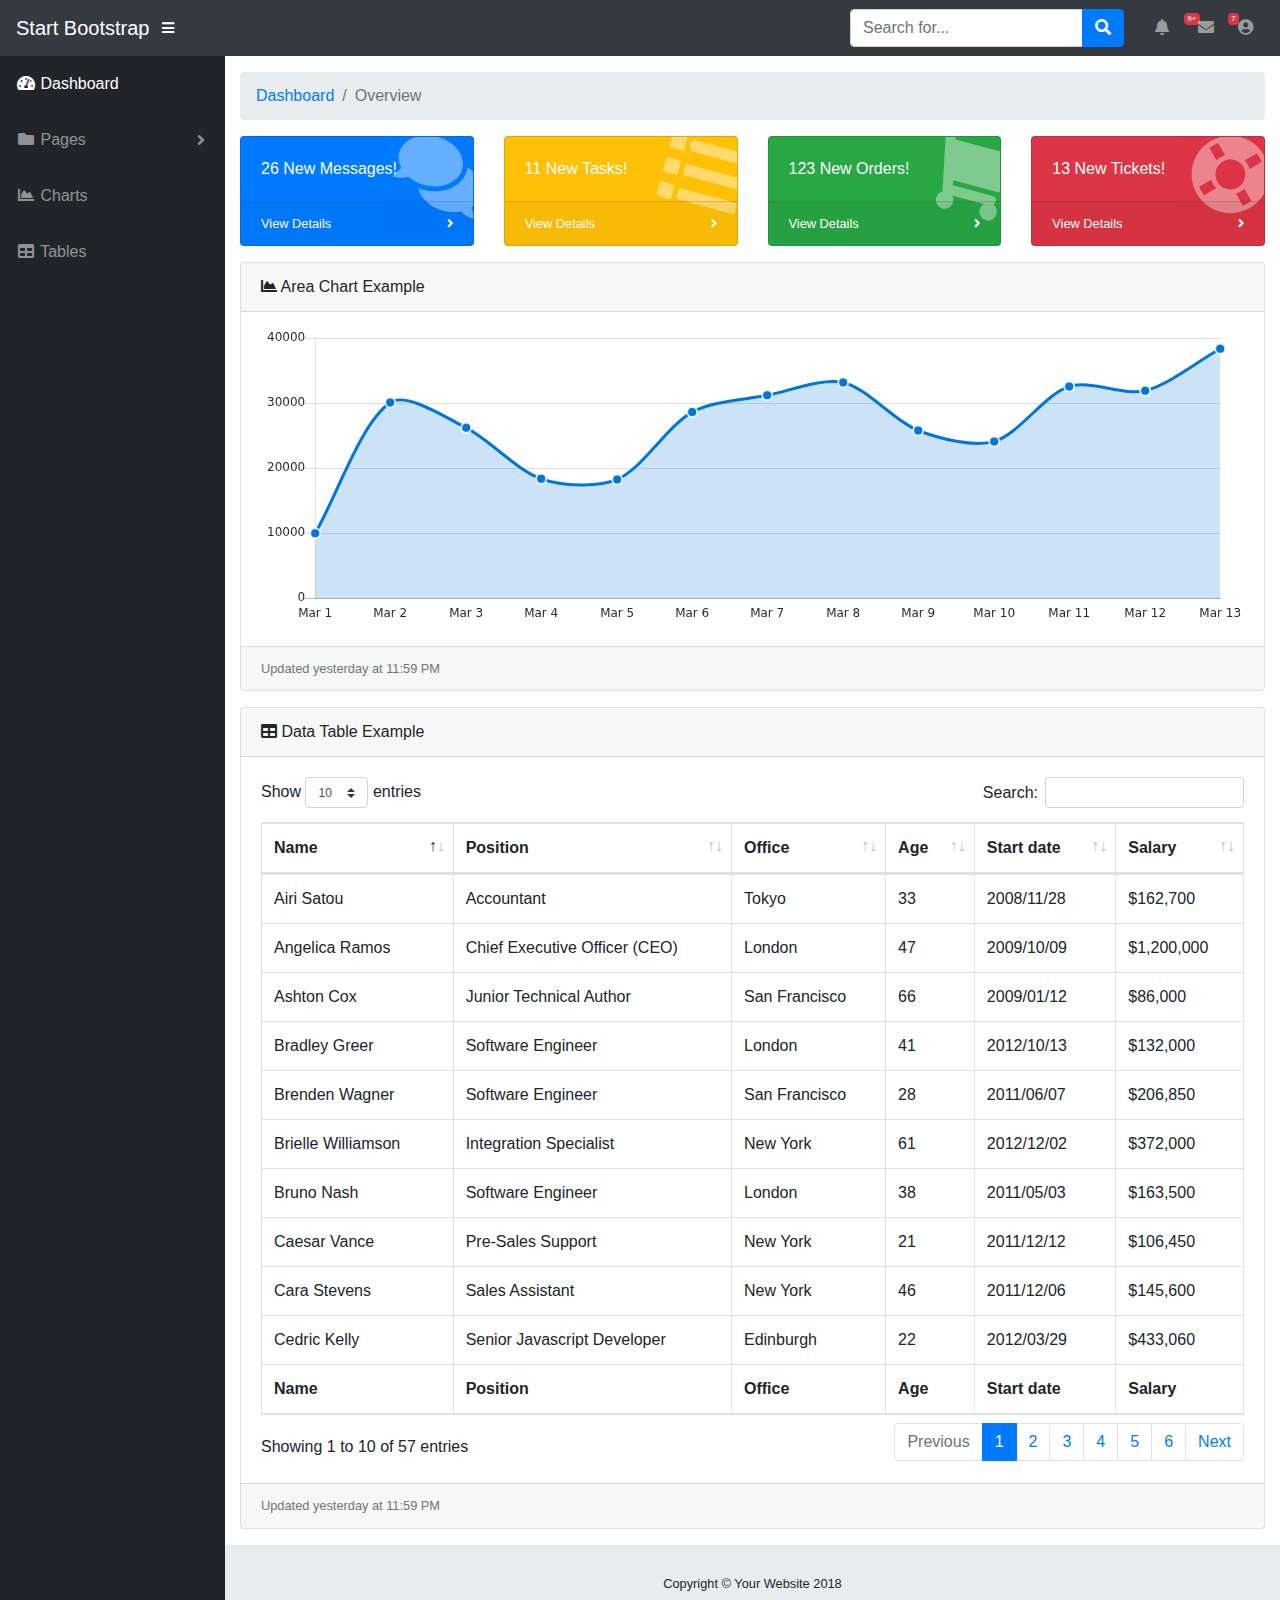
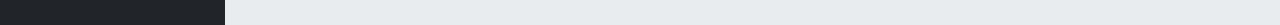
<file: index.html>
<!DOCTYPE html>
<html lang="en">

  <head>

    <meta charset="utf-8">
    <meta http-equiv="X-UA-Compatible" content="IE=edge">
    <meta name="viewport" content="width=device-width, initial-scale=1, shrink-to-fit=no">
    <meta name="description" content="">
    <meta name="author" content="">

    <title>IoT Marketplace - Dashboard</title>

    <!-- Bootstrap core CSS-->
    <link href="vendor/bootstrap/css/bootstrap.min.css" rel="stylesheet">

    <!-- Custom fonts for this template-->
    <link href="vendor/fontawesome-free/css/all.min.css" rel="stylesheet" type="text/css">

    <!-- Page level plugin CSS-->
    <link href="vendor/datatables/dataTables.bootstrap4.css" rel="stylesheet">

    <!-- Custom styles for this template-->
    <link href="css/sb-admin.css" rel="stylesheet">

  </head>

  <body id="page-top">

    <nav class="navbar navbar-expand navbar-dark bg-dark static-top">

      <a class="navbar-brand mr-1" href="index.html">Start Bootstrap</a>

      <button class="btn btn-link btn-sm text-white order-1 order-sm-0" id="sidebarToggle" href="#">
        <i class="fas fa-bars"></i>
      </button>

      <!-- Navbar Search -->
      <form class="d-none d-md-inline-block form-inline ml-auto mr-0 mr-md-3 my-2 my-md-0">
        <div class="input-group">
          <input type="text" class="form-control" placeholder="Search for..." aria-label="Search" aria-describedby="basic-addon2">
          <div class="input-group-append">
            <button class="btn btn-primary" type="button">
              <i class="fas fa-search"></i>
            </button>
          </div>
        </div>
      </form>

      <!-- Navbar -->
      <ul class="navbar-nav ml-auto ml-md-0">
        <li class="nav-item dropdown no-arrow mx-1">
          <a class="nav-link dropdown-toggle" href="#" id="alertsDropdown" role="button" data-toggle="dropdown" aria-haspopup="true" aria-expanded="false">
            <i class="fas fa-bell fa-fw"></i>
            <span class="badge badge-danger">9+</span>
          </a>
          <div class="dropdown-menu dropdown-menu-right" aria-labelledby="alertsDropdown">
            <a class="dropdown-item" href="#">Action</a>
            <a class="dropdown-item" href="#">Another action</a>
            <div class="dropdown-divider"></div>
            <a class="dropdown-item" href="#">Something else here</a>
          </div>
        </li>
        <li class="nav-item dropdown no-arrow mx-1">
          <a class="nav-link dropdown-toggle" href="#" id="messagesDropdown" role="button" data-toggle="dropdown" aria-haspopup="true" aria-expanded="false">
            <i class="fas fa-envelope fa-fw"></i>
            <span class="badge badge-danger">7</span>
          </a>
          <div class="dropdown-menu dropdown-menu-right" aria-labelledby="messagesDropdown">
            <a class="dropdown-item" href="#">Action</a>
            <a class="dropdown-item" href="#">Another action</a>
            <div class="dropdown-divider"></div>
            <a class="dropdown-item" href="#">Something else here</a>
          </div>
        </li>
        <li class="nav-item dropdown no-arrow">
          <a class="nav-link dropdown-toggle" href="#" id="userDropdown" role="button" data-toggle="dropdown" aria-haspopup="true" aria-expanded="false">
            <i class="fas fa-user-circle fa-fw"></i>
          </a>
          <div class="dropdown-menu dropdown-menu-right" aria-labelledby="userDropdown">
            <a class="dropdown-item" href="#">Settings</a>
            <a class="dropdown-item" href="#">Activity Log</a>
            <div class="dropdown-divider"></div>
            <a class="dropdown-item" href="#" data-toggle="modal" data-target="#logoutModal">Logout</a>
          </div>
        </li>
      </ul>

    </nav>

    <div id="wrapper">

      <!-- Sidebar -->
      <ul class="sidebar navbar-nav">
        <li class="nav-item active">
          <a class="nav-link" href="index.html">
            <i class="fas fa-fw fa-tachometer-alt"></i>
            <span>Dashboard</span>
          </a>
        </li>
        <li class="nav-item dropdown">
          <a class="nav-link dropdown-toggle" href="#" id="pagesDropdown" role="button" data-toggle="dropdown" aria-haspopup="true" aria-expanded="false">
            <i class="fas fa-fw fa-folder"></i>
            <span>Pages</span>
          </a>
          <div class="dropdown-menu" aria-labelledby="pagesDropdown">
            <h6 class="dropdown-header">Login Screens:</h6>
            <a class="dropdown-item" href="login.html">Login</a>
            <a class="dropdown-item" href="register.html">Register</a>
            <a class="dropdown-item" href="forgot-password.html">Forgot Password</a>
            <div class="dropdown-divider"></div>
            <h6 class="dropdown-header">Other Pages:</h6>
            <a class="dropdown-item" href="404.html">404 Page</a>
            <a class="dropdown-item" href="blank.html">Blank Page</a>
          </div>
        </li>
        <li class="nav-item">
          <a class="nav-link" href="charts.html">
            <i class="fas fa-fw fa-chart-area"></i>
            <span>Charts</span></a>
        </li>
        <li class="nav-item">
          <a class="nav-link" href="tables.html">
            <i class="fas fa-fw fa-table"></i>
            <span>Tables</span></a>
        </li>
      </ul>

      <div id="content-wrapper">

        <div class="container-fluid">

          <!-- Breadcrumbs-->
          <ol class="breadcrumb">
            <li class="breadcrumb-item">
              <a href="#">Dashboard</a>
            </li>
            <li class="breadcrumb-item active">Overview</li>
          </ol>

          <!-- Icon Cards-->
          <div class="row">
            <div class="col-xl-3 col-sm-6 mb-3">
              <div class="card text-white bg-primary o-hidden h-100">
                <div class="card-body">
                  <div class="card-body-icon">
                    <i class="fas fa-fw fa-comments"></i>
                  </div>
                  <div class="mr-5">26 New Messages!</div>
                </div>
                <a class="card-footer text-white clearfix small z-1" href="myapps.html">
                  <span class="float-left">View Details</span>
                  <span class="float-right">
                    <i class="fas fa-angle-right"></i>
                  </span>
                </a>
              </div>
            </div>
            <div class="col-xl-3 col-sm-6 mb-3">
              <div class="card text-white bg-warning o-hidden h-100">
                <div class="card-body">
                  <div class="card-body-icon">
                    <i class="fas fa-fw fa-list"></i>
                  </div>
                  <div class="mr-5">11 New Tasks!</div>
                </div>
                <a class="card-footer text-white clearfix small z-1" href="#">
                  <span class="float-left">View Details</span>
                  <span class="float-right">
                    <i class="fas fa-angle-right"></i>
                  </span>
                </a>
              </div>
            </div>
            <div class="col-xl-3 col-sm-6 mb-3">
              <div class="card text-white bg-success o-hidden h-100">
                <div class="card-body">
                  <div class="card-body-icon">
                    <i class="fas fa-fw fa-shopping-cart"></i>
                  </div>
                  <div class="mr-5">123 New Orders!</div>
                </div>
                <a class="card-footer text-white clearfix small z-1" href="#">
                  <span class="float-left">View Details</span>
                  <span class="float-right">
                    <i class="fas fa-angle-right"></i>
                  </span>
                </a>
              </div>
            </div>
            <div class="col-xl-3 col-sm-6 mb-3">
              <div class="card text-white bg-danger o-hidden h-100">
                <div class="card-body">
                  <div class="card-body-icon">
                    <i class="fas fa-fw fa-life-ring"></i>
                  </div>
                  <div class="mr-5">13 New Tickets!</div>
                </div>
                <a class="card-footer text-white clearfix small z-1" href="#">
                  <span class="float-left">View Details</span>
                  <span class="float-right">
                    <i class="fas fa-angle-right"></i>
                  </span>
                </a>
              </div>
            </div>
          </div>

          <!-- Area Chart Example-->
          <div class="card mb-3">
            <div class="card-header">
              <i class="fas fa-chart-area"></i>
              Area Chart Example</div>
            <div class="card-body">
              <canvas id="myAreaChart" width="100%" height="30"></canvas>
            </div>
            <div class="card-footer small text-muted">Updated yesterday at 11:59 PM</div>
          </div>

          <!-- DataTables Example -->
          <div class="card mb-3">
            <div class="card-header">
              <i class="fas fa-table"></i>
              Data Table Example</div>
            <div class="card-body">
              <div class="table-responsive">
                <table class="table table-bordered" id="dataTable" width="100%" cellspacing="0">
                  <thead>
                    <tr>
                      <th>Name</th>
                      <th>Position</th>
                      <th>Office</th>
                      <th>Age</th>
                      <th>Start date</th>
                      <th>Salary</th>
                    </tr>
                  </thead>
                  <tfoot>
                    <tr>
                      <th>Name</th>
                      <th>Position</th>
                      <th>Office</th>
                      <th>Age</th>
                      <th>Start date</th>
                      <th>Salary</th>
                    </tr>
                  </tfoot>
                  <tbody>
                    <tr>
                      <td>Tiger Nixon</td>
                      <td>System Architect</td>
                      <td>Edinburgh</td>
                      <td>61</td>
                      <td>2011/04/25</td>
                      <td>$320,800</td>
                    </tr>
                    <tr>
                      <td>Garrett Winters</td>
                      <td>Accountant</td>
                      <td>Tokyo</td>
                      <td>63</td>
                      <td>2011/07/25</td>
                      <td>$170,750</td>
                    </tr>
                    <tr>
                      <td>Ashton Cox</td>
                      <td>Junior Technical Author</td>
                      <td>San Francisco</td>
                      <td>66</td>
                      <td>2009/01/12</td>
                      <td>$86,000</td>
                    </tr>
                    <tr>
                      <td>Cedric Kelly</td>
                      <td>Senior Javascript Developer</td>
                      <td>Edinburgh</td>
                      <td>22</td>
                      <td>2012/03/29</td>
                      <td>$433,060</td>
                    </tr>
                    <tr>
                      <td>Airi Satou</td>
                      <td>Accountant</td>
                      <td>Tokyo</td>
                      <td>33</td>
                      <td>2008/11/28</td>
                      <td>$162,700</td>
                    </tr>
                    <tr>
                      <td>Brielle Williamson</td>
                      <td>Integration Specialist</td>
                      <td>New York</td>
                      <td>61</td>
                      <td>2012/12/02</td>
                      <td>$372,000</td>
                    </tr>
                    <tr>
                      <td>Herrod Chandler</td>
                      <td>Sales Assistant</td>
                      <td>San Francisco</td>
                      <td>59</td>
                      <td>2012/08/06</td>
                      <td>$137,500</td>
                    </tr>
                    <tr>
                      <td>Rhona Davidson</td>
                      <td>Integration Specialist</td>
                      <td>Tokyo</td>
                      <td>55</td>
                      <td>2010/10/14</td>
                      <td>$327,900</td>
                    </tr>
                    <tr>
                      <td>Colleen Hurst</td>
                      <td>Javascript Developer</td>
                      <td>San Francisco</td>
                      <td>39</td>
                      <td>2009/09/15</td>
                      <td>$205,500</td>
                    </tr>
                    <tr>
                      <td>Sonya Frost</td>
                      <td>Software Engineer</td>
                      <td>Edinburgh</td>
                      <td>23</td>
                      <td>2008/12/13</td>
                      <td>$103,600</td>
                    </tr>
                    <tr>
                      <td>Jena Gaines</td>
                      <td>Office Manager</td>
                      <td>London</td>
                      <td>30</td>
                      <td>2008/12/19</td>
                      <td>$90,560</td>
                    </tr>
                    <tr>
                      <td>Quinn Flynn</td>
                      <td>Support Lead</td>
                      <td>Edinburgh</td>
                      <td>22</td>
                      <td>2013/03/03</td>
                      <td>$342,000</td>
                    </tr>
                    <tr>
                      <td>Charde Marshall</td>
                      <td>Regional Director</td>
                      <td>San Francisco</td>
                      <td>36</td>
                      <td>2008/10/16</td>
                      <td>$470,600</td>
                    </tr>
                    <tr>
                      <td>Haley Kennedy</td>
                      <td>Senior Marketing Designer</td>
                      <td>London</td>
                      <td>43</td>
                      <td>2012/12/18</td>
                      <td>$313,500</td>
                    </tr>
                    <tr>
                      <td>Tatyana Fitzpatrick</td>
                      <td>Regional Director</td>
                      <td>London</td>
                      <td>19</td>
                      <td>2010/03/17</td>
                      <td>$385,750</td>
                    </tr>
                    <tr>
                      <td>Michael Silva</td>
                      <td>Marketing Designer</td>
                      <td>London</td>
                      <td>66</td>
                      <td>2012/11/27</td>
                      <td>$198,500</td>
                    </tr>
                    <tr>
                      <td>Paul Byrd</td>
                      <td>Chief Financial Officer (CFO)</td>
                      <td>New York</td>
                      <td>64</td>
                      <td>2010/06/09</td>
                      <td>$725,000</td>
                    </tr>
                    <tr>
                      <td>Gloria Little</td>
                      <td>Systems Administrator</td>
                      <td>New York</td>
                      <td>59</td>
                      <td>2009/04/10</td>
                      <td>$237,500</td>
                    </tr>
                    <tr>
                      <td>Bradley Greer</td>
                      <td>Software Engineer</td>
                      <td>London</td>
                      <td>41</td>
                      <td>2012/10/13</td>
                      <td>$132,000</td>
                    </tr>
                    <tr>
                      <td>Dai Rios</td>
                      <td>Personnel Lead</td>
                      <td>Edinburgh</td>
                      <td>35</td>
                      <td>2012/09/26</td>
                      <td>$217,500</td>
                    </tr>
                    <tr>
                      <td>Jenette Caldwell</td>
                      <td>Development Lead</td>
                      <td>New York</td>
                      <td>30</td>
                      <td>2011/09/03</td>
                      <td>$345,000</td>
                    </tr>
                    <tr>
                      <td>Yuri Berry</td>
                      <td>Chief Marketing Officer (CMO)</td>
                      <td>New York</td>
                      <td>40</td>
                      <td>2009/06/25</td>
                      <td>$675,000</td>
                    </tr>
                    <tr>
                      <td>Caesar Vance</td>
                      <td>Pre-Sales Support</td>
                      <td>New York</td>
                      <td>21</td>
                      <td>2011/12/12</td>
                      <td>$106,450</td>
                    </tr>
                    <tr>
                      <td>Doris Wilder</td>
                      <td>Sales Assistant</td>
                      <td>Sidney</td>
                      <td>23</td>
                      <td>2010/09/20</td>
                      <td>$85,600</td>
                    </tr>
                    <tr>
                      <td>Angelica Ramos</td>
                      <td>Chief Executive Officer (CEO)</td>
                      <td>London</td>
                      <td>47</td>
                      <td>2009/10/09</td>
                      <td>$1,200,000</td>
                    </tr>
                    <tr>
                      <td>Gavin Joyce</td>
                      <td>Developer</td>
                      <td>Edinburgh</td>
                      <td>42</td>
                      <td>2010/12/22</td>
                      <td>$92,575</td>
                    </tr>
                    <tr>
                      <td>Jennifer Chang</td>
                      <td>Regional Director</td>
                      <td>Singapore</td>
                      <td>28</td>
                      <td>2010/11/14</td>
                      <td>$357,650</td>
                    </tr>
                    <tr>
                      <td>Brenden Wagner</td>
                      <td>Software Engineer</td>
                      <td>San Francisco</td>
                      <td>28</td>
                      <td>2011/06/07</td>
                      <td>$206,850</td>
                    </tr>
                    <tr>
                      <td>Fiona Green</td>
                      <td>Chief Operating Officer (COO)</td>
                      <td>San Francisco</td>
                      <td>48</td>
                      <td>2010/03/11</td>
                      <td>$850,000</td>
                    </tr>
                    <tr>
                      <td>Shou Itou</td>
                      <td>Regional Marketing</td>
                      <td>Tokyo</td>
                      <td>20</td>
                      <td>2011/08/14</td>
                      <td>$163,000</td>
                    </tr>
                    <tr>
                      <td>Michelle House</td>
                      <td>Integration Specialist</td>
                      <td>Sidney</td>
                      <td>37</td>
                      <td>2011/06/02</td>
                      <td>$95,400</td>
                    </tr>
                    <tr>
                      <td>Suki Burks</td>
                      <td>Developer</td>
                      <td>London</td>
                      <td>53</td>
                      <td>2009/10/22</td>
                      <td>$114,500</td>
                    </tr>
                    <tr>
                      <td>Prescott Bartlett</td>
                      <td>Technical Author</td>
                      <td>London</td>
                      <td>27</td>
                      <td>2011/05/07</td>
                      <td>$145,000</td>
                    </tr>
                    <tr>
                      <td>Gavin Cortez</td>
                      <td>Team Leader</td>
                      <td>San Francisco</td>
                      <td>22</td>
                      <td>2008/10/26</td>
                      <td>$235,500</td>
                    </tr>
                    <tr>
                      <td>Martena Mccray</td>
                      <td>Post-Sales support</td>
                      <td>Edinburgh</td>
                      <td>46</td>
                      <td>2011/03/09</td>
                      <td>$324,050</td>
                    </tr>
                    <tr>
                      <td>Unity Butler</td>
                      <td>Marketing Designer</td>
                      <td>San Francisco</td>
                      <td>47</td>
                      <td>2009/12/09</td>
                      <td>$85,675</td>
                    </tr>
                    <tr>
                      <td>Howard Hatfield</td>
                      <td>Office Manager</td>
                      <td>San Francisco</td>
                      <td>51</td>
                      <td>2008/12/16</td>
                      <td>$164,500</td>
                    </tr>
                    <tr>
                      <td>Hope Fuentes</td>
                      <td>Secretary</td>
                      <td>San Francisco</td>
                      <td>41</td>
                      <td>2010/02/12</td>
                      <td>$109,850</td>
                    </tr>
                    <tr>
                      <td>Vivian Harrell</td>
                      <td>Financial Controller</td>
                      <td>San Francisco</td>
                      <td>62</td>
                      <td>2009/02/14</td>
                      <td>$452,500</td>
                    </tr>
                    <tr>
                      <td>Timothy Mooney</td>
                      <td>Office Manager</td>
                      <td>London</td>
                      <td>37</td>
                      <td>2008/12/11</td>
                      <td>$136,200</td>
                    </tr>
                    <tr>
                      <td>Jackson Bradshaw</td>
                      <td>Director</td>
                      <td>New York</td>
                      <td>65</td>
                      <td>2008/09/26</td>
                      <td>$645,750</td>
                    </tr>
                    <tr>
                      <td>Olivia Liang</td>
                      <td>Support Engineer</td>
                      <td>Singapore</td>
                      <td>64</td>
                      <td>2011/02/03</td>
                      <td>$234,500</td>
                    </tr>
                    <tr>
                      <td>Bruno Nash</td>
                      <td>Software Engineer</td>
                      <td>London</td>
                      <td>38</td>
                      <td>2011/05/03</td>
                      <td>$163,500</td>
                    </tr>
                    <tr>
                      <td>Sakura Yamamoto</td>
                      <td>Support Engineer</td>
                      <td>Tokyo</td>
                      <td>37</td>
                      <td>2009/08/19</td>
                      <td>$139,575</td>
                    </tr>
                    <tr>
                      <td>Thor Walton</td>
                      <td>Developer</td>
                      <td>New York</td>
                      <td>61</td>
                      <td>2013/08/11</td>
                      <td>$98,540</td>
                    </tr>
                    <tr>
                      <td>Finn Camacho</td>
                      <td>Support Engineer</td>
                      <td>San Francisco</td>
                      <td>47</td>
                      <td>2009/07/07</td>
                      <td>$87,500</td>
                    </tr>
                    <tr>
                      <td>Serge Baldwin</td>
                      <td>Data Coordinator</td>
                      <td>Singapore</td>
                      <td>64</td>
                      <td>2012/04/09</td>
                      <td>$138,575</td>
                    </tr>
                    <tr>
                      <td>Zenaida Frank</td>
                      <td>Software Engineer</td>
                      <td>New York</td>
                      <td>63</td>
                      <td>2010/01/04</td>
                      <td>$125,250</td>
                    </tr>
                    <tr>
                      <td>Zorita Serrano</td>
                      <td>Software Engineer</td>
                      <td>San Francisco</td>
                      <td>56</td>
                      <td>2012/06/01</td>
                      <td>$115,000</td>
                    </tr>
                    <tr>
                      <td>Jennifer Acosta</td>
                      <td>Junior Javascript Developer</td>
                      <td>Edinburgh</td>
                      <td>43</td>
                      <td>2013/02/01</td>
                      <td>$75,650</td>
                    </tr>
                    <tr>
                      <td>Cara Stevens</td>
                      <td>Sales Assistant</td>
                      <td>New York</td>
                      <td>46</td>
                      <td>2011/12/06</td>
                      <td>$145,600</td>
                    </tr>
                    <tr>
                      <td>Hermione Butler</td>
                      <td>Regional Director</td>
                      <td>London</td>
                      <td>47</td>
                      <td>2011/03/21</td>
                      <td>$356,250</td>
                    </tr>
                    <tr>
                      <td>Lael Greer</td>
                      <td>Systems Administrator</td>
                      <td>London</td>
                      <td>21</td>
                      <td>2009/02/27</td>
                      <td>$103,500</td>
                    </tr>
                    <tr>
                      <td>Jonas Alexander</td>
                      <td>Developer</td>
                      <td>San Francisco</td>
                      <td>30</td>
                      <td>2010/07/14</td>
                      <td>$86,500</td>
                    </tr>
                    <tr>
                      <td>Shad Decker</td>
                      <td>Regional Director</td>
                      <td>Edinburgh</td>
                      <td>51</td>
                      <td>2008/11/13</td>
                      <td>$183,000</td>
                    </tr>
                    <tr>
                      <td>Michael Bruce</td>
                      <td>Javascript Developer</td>
                      <td>Singapore</td>
                      <td>29</td>
                      <td>2011/06/27</td>
                      <td>$183,000</td>
                    </tr>
                    <tr>
                      <td>Donna Snider</td>
                      <td>Customer Support</td>
                      <td>New York</td>
                      <td>27</td>
                      <td>2011/01/25</td>
                      <td>$112,000</td>
                    </tr>
                  </tbody>
                </table>
              </div>
            </div>
            <div class="card-footer small text-muted">Updated yesterday at 11:59 PM</div>
          </div>

        </div>
        <!-- /.container-fluid -->

        <!-- Sticky Footer -->
        <footer class="sticky-footer">
          <div class="container my-auto">
            <div class="copyright text-center my-auto">
              <span>Copyright © Your Website 2018</span>
            </div>
          </div>
        </footer>

      </div>
      <!-- /.content-wrapper -->

    </div>
    <!-- /#wrapper -->

    <!-- Scroll to Top Button-->
    <a class="scroll-to-top rounded" href="#page-top">
      <i class="fas fa-angle-up"></i>
    </a>

    <!-- Logout Modal-->
    <div class="modal fade" id="logoutModal" tabindex="-1" role="dialog" aria-labelledby="exampleModalLabel" aria-hidden="true">
      <div class="modal-dialog" role="document">
        <div class="modal-content">
          <div class="modal-header">
            <h5 class="modal-title" id="exampleModalLabel">Ready to Leave?</h5>
            <button class="close" type="button" data-dismiss="modal" aria-label="Close">
              <span aria-hidden="true">×</span>
            </button>
          </div>
          <div class="modal-body">Select "Logout" below if you are ready to end your current session.</div>
          <div class="modal-footer">
            <button class="btn btn-secondary" type="button" data-dismiss="modal">Cancel</button>
            <a class="btn btn-primary" href="login.html">Logout</a>
          </div>
        </div>
      </div>
    </div>

    <!-- Bootstrap core JavaScript-->
    <script src="vendor/jquery/jquery.min.js"></script>
    <script src="vendor/bootstrap/js/bootstrap.bundle.min.js"></script>

    <!-- Core plugin JavaScript-->
    <script src="vendor/jquery-easing/jquery.easing.min.js"></script>

    <!-- Page level plugin JavaScript-->
    <script src="vendor/chart.js/Chart.min.js"></script>
    <script src="vendor/datatables/jquery.dataTables.js"></script>
    <script src="vendor/datatables/dataTables.bootstrap4.js"></script>

    <!-- Custom scripts for all pages-->
    <script src="js/sb-admin.min.js"></script>

    <!-- Demo scripts for this page-->
    <script src="js/demo/datatables-demo.js"></script>
    <script src="js/demo/chart-area-demo.js"></script>

  </body>

</html>
</file>
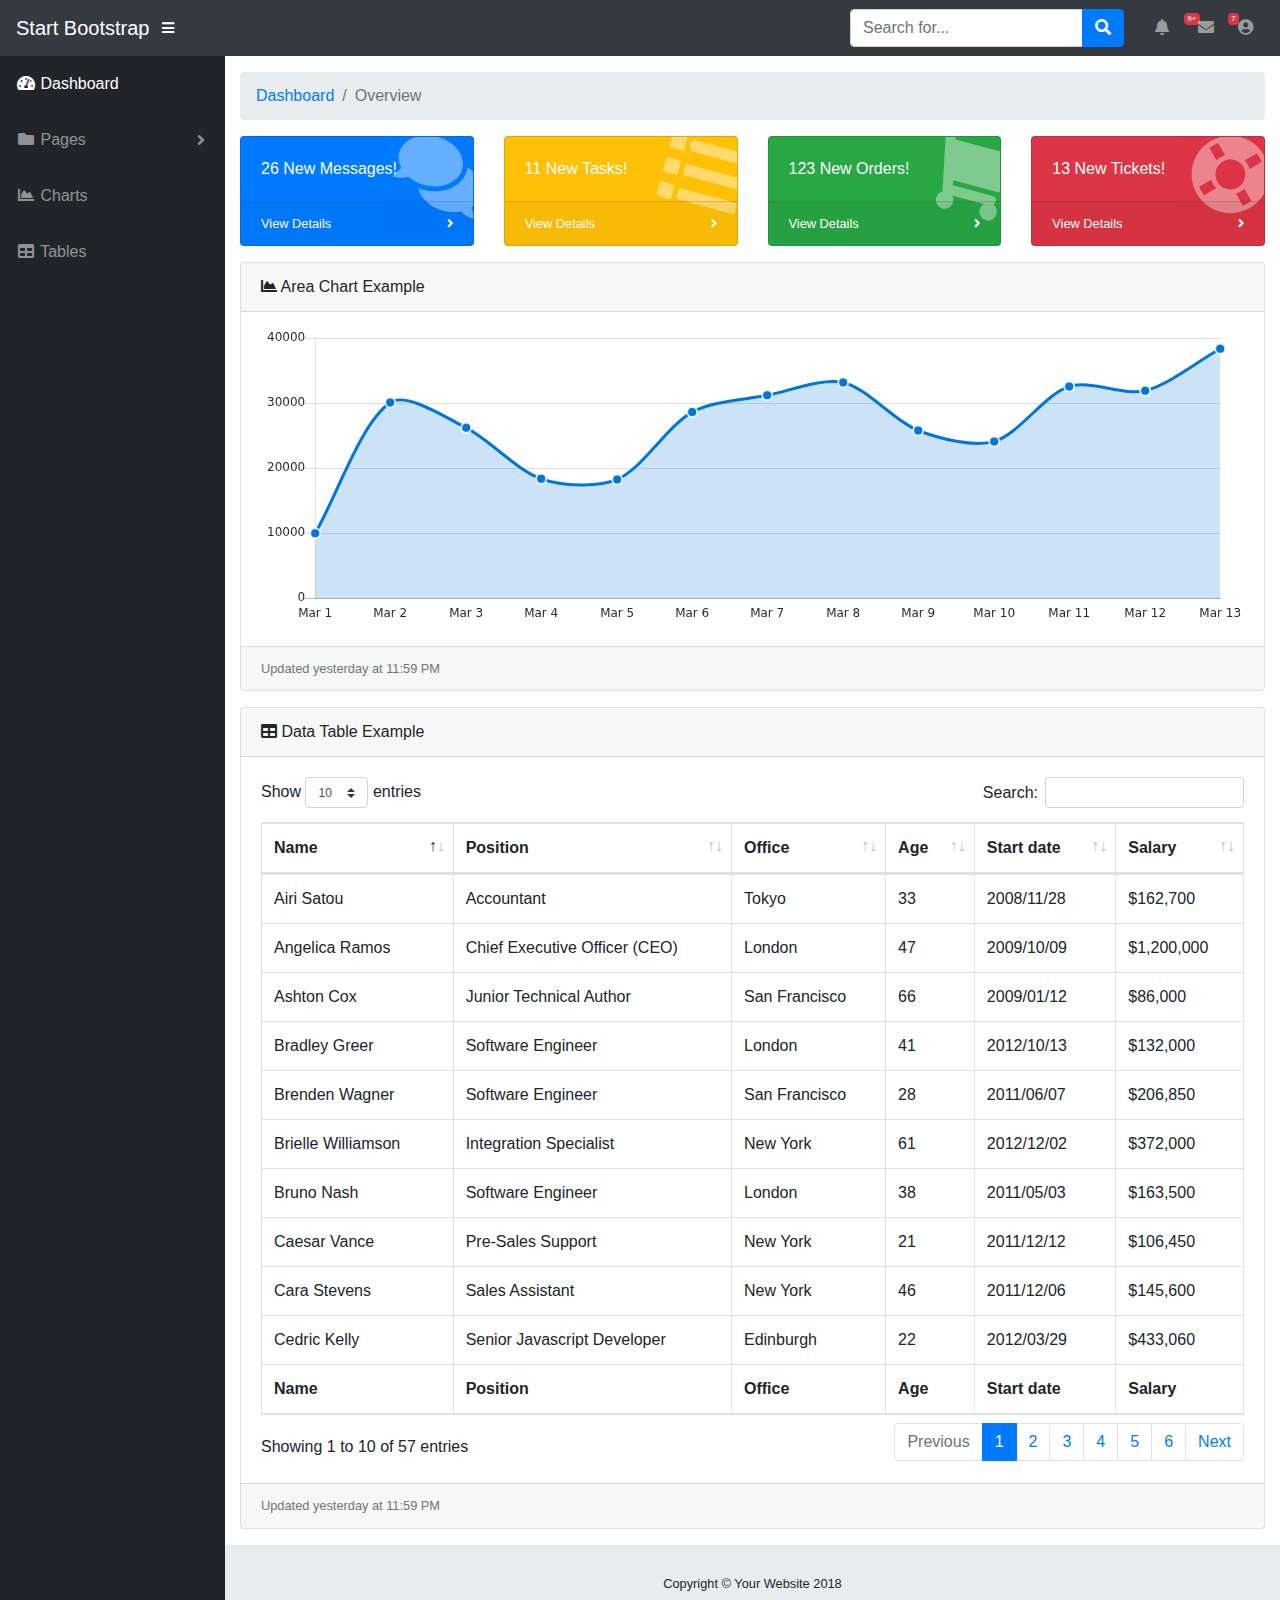
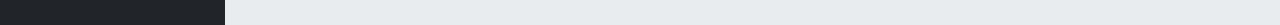
<file: appdetails.html>
<!DOCTYPE html>
<html lang="en">

  <head>

    <meta charset="utf-8">
    <meta http-equiv="X-UA-Compatible" content="IE=edge">
    <meta name="viewport" content="width=device-width, initial-scale=1, shrink-to-fit=no">
    <meta name="description" content="">
    <meta name="author" content="">

    <title>SB Admin - Dashboard</title>

    <!-- Bootstrap core CSS-->
    <link href="vendor/bootstrap/css/bootstrap.min.css" rel="stylesheet">

    <!-- Custom fonts for this template-->
    <link href="vendor/fontawesome-free/css/all.min.css" rel="stylesheet" type="text/css">

    <!-- Page level plugin CSS-->
    <link href="vendor/datatables/dataTables.bootstrap4.css" rel="stylesheet">

    <!-- Custom styles for this template-->
    <link href="css/sb-admin.css" rel="stylesheet">

  </head>

  <body id="page-top">

    <nav class="navbar navbar-expand navbar-dark bg-dark static-top">

      <a class="navbar-brand mr-1" href="index.html">Start Bootstrap</a>

      <button class="btn btn-link btn-sm text-white order-1 order-sm-0" id="sidebarToggle" href="#">
        <i class="fas fa-bars"></i>
      </button>

      <!-- Navbar Search -->
      <form class="d-none d-md-inline-block form-inline ml-auto mr-0 mr-md-3 my-2 my-md-0">
        <div class="input-group">
          <input type="text" class="form-control" placeholder="Search for..." aria-label="Search" aria-describedby="basic-addon2">
          <div class="input-group-append">
            <button class="btn btn-primary" type="button">
              <i class="fas fa-search"></i>
            </button>
          </div>
        </div>
      </form>

      <!-- Navbar -->
      <ul class="navbar-nav ml-auto ml-md-0">
        <li class="nav-item dropdown no-arrow mx-1">
          <a class="nav-link dropdown-toggle" href="#" id="alertsDropdown" role="button" data-toggle="dropdown" aria-haspopup="true" aria-expanded="false">
            <i class="fas fa-bell fa-fw"></i>
            <span class="badge badge-danger">9+</span>
          </a>
          <div class="dropdown-menu dropdown-menu-right" aria-labelledby="alertsDropdown">
            <a class="dropdown-item" href="#">Action</a>
            <a class="dropdown-item" href="#">Another action</a>
            <div class="dropdown-divider"></div>
            <a class="dropdown-item" href="#">Something else here</a>
          </div>
        </li>
        <li class="nav-item dropdown no-arrow mx-1">
          <a class="nav-link dropdown-toggle" href="#" id="messagesDropdown" role="button" data-toggle="dropdown" aria-haspopup="true" aria-expanded="false">
            <i class="fas fa-envelope fa-fw"></i>
            <span class="badge badge-danger">7</span>
          </a>
          <div class="dropdown-menu dropdown-menu-right" aria-labelledby="messagesDropdown">
            <a class="dropdown-item" href="#">Action</a>
            <a class="dropdown-item" href="#">Another action</a>
            <div class="dropdown-divider"></div>
            <a class="dropdown-item" href="#">Something else here</a>
          </div>
        </li>
        <li class="nav-item dropdown no-arrow">
          <a class="nav-link dropdown-toggle" href="#" id="userDropdown" role="button" data-toggle="dropdown" aria-haspopup="true" aria-expanded="false">
            <i class="fas fa-user-circle fa-fw"></i>
          </a>
          <div class="dropdown-menu dropdown-menu-right" aria-labelledby="userDropdown">
            <a class="dropdown-item" href="#">Settings</a>
            <a class="dropdown-item" href="#">Activity Log</a>
            <div class="dropdown-divider"></div>
            <a class="dropdown-item" href="#" data-toggle="modal" data-target="#logoutModal">Logout</a>
          </div>
        </li>
      </ul>

    </nav>

    <div id="wrapper">

      <!-- Sidebar -->
      <ul class="sidebar navbar-nav">
        <li class="nav-item active">
          <a class="nav-link" href="index.html">
            <i class="fas fa-fw fa-tachometer-alt"></i>
            <span>Dashboard</span>
          </a>
        </li>
        <li class="nav-item dropdown">
          <a class="nav-link dropdown-toggle" href="#" id="pagesDropdown" role="button" data-toggle="dropdown" aria-haspopup="true" aria-expanded="false">
            <i class="fas fa-fw fa-folder"></i>
            <span>Pages</span>
          </a>
          <div class="dropdown-menu" aria-labelledby="pagesDropdown">
            <h6 class="dropdown-header">Login Screens:</h6>
            <a class="dropdown-item" href="login.html">Login</a>
            <a class="dropdown-item" href="register.html">Register</a>
            <a class="dropdown-item" href="forgot-password.html">Forgot Password</a>
            <div class="dropdown-divider"></div>
            <h6 class="dropdown-header">Other Pages:</h6>
            <a class="dropdown-item" href="404.html">404 Page</a>
            <a class="dropdown-item" href="blank.html">Blank Page</a>
          </div>
        </li>
        <li class="nav-item">
          <a class="nav-link" href="charts.html">
            <i class="fas fa-fw fa-chart-area"></i>
            <span>Charts</span></a>
        </li>
        <li class="nav-item">
          <a class="nav-link" href="tables.html">
            <i class="fas fa-fw fa-table"></i>
            <span>Tables</span></a>
        </li>
      </ul>

      <div id="content-wrapper">

        <div class="container-fluid">

          <!-- Breadcrumbs-->
          <ol class="breadcrumb">
            <li class="breadcrumb-item">
              <a href="#">Dashboard</a>
            </li>
            <li class="breadcrumb-item active">Overview</li>
          </ol>

          <!-- Icon Cards-->
          <div class="row">
            <div class="col-xl-3 col-sm-6 mb-3">
              <div class="card text-white bg-primary o-hidden h-100">
                <div class="card-body">
                  <div class="card-body-icon">
                    <i class="fas fa-fw fa-comments"></i>
                  </div>
                  <div class="mr-5">26 New Messages!</div>
                </div>
                <a class="card-footer text-white clearfix small z-1" href="#">
                  <span class="float-left">View Details</span>
                  <span class="float-right">
                    <i class="fas fa-angle-right"></i>
                  </span>
                </a>
              </div>
            </div>
            <div class="col-xl-3 col-sm-6 mb-3">
              <div class="card text-white bg-warning o-hidden h-100">
                <div class="card-body">
                  <div class="card-body-icon">
                    <i class="fas fa-fw fa-list"></i>
                  </div>
                  <div class="mr-5">11 New Tasks!</div>
                </div>
                <a class="card-footer text-white clearfix small z-1" href="#">
                  <span class="float-left">View Details</span>
                  <span class="float-right">
                    <i class="fas fa-angle-right"></i>
                  </span>
                </a>
              </div>
            </div>
            <div class="col-xl-3 col-sm-6 mb-3">
              <div class="card text-white bg-success o-hidden h-100">
                <div class="card-body">
                  <div class="card-body-icon">
                    <i class="fas fa-fw fa-shopping-cart"></i>
                  </div>
                  <div class="mr-5">123 New Orders!</div>
                </div>
                <a class="card-footer text-white clearfix small z-1" href="#">
                  <span class="float-left">View Details</span>
                  <span class="float-right">
                    <i class="fas fa-angle-right"></i>
                  </span>
                </a>
              </div>
            </div>
            <div class="col-xl-3 col-sm-6 mb-3">
              <div class="card text-white bg-danger o-hidden h-100">
                <div class="card-body">
                  <div class="card-body-icon">
                    <i class="fas fa-fw fa-life-ring"></i>
                  </div>
                  <div class="mr-5">13 New Tickets!</div>
                </div>
                <a class="card-footer text-white clearfix small z-1" href="#">
                  <span class="float-left">View Details</span>
                  <span class="float-right">
                    <i class="fas fa-angle-right"></i>
                  </span>
                </a>
              </div>
            </div>
          </div>

          <!-- Area Chart Example-->
          <div class="card mb-3">
            <div class="card-header">
              <i class="fas fa-chart-area"></i>
              Area Chart Example</div>
            <div class="card-body">
              <canvas id="myAreaChart" width="100%" height="30"></canvas>
            </div>
            <div class="card-footer small text-muted">Updated yesterday at 11:59 PM</div>
          </div>

          <!-- DataTables Example -->
          <div class="card mb-3">
            <div class="card-header">
              <i class="fas fa-table"></i>
              Data Table Example</div>
            <div class="card-body">
              <div class="table-responsive">
                <table class="table table-bordered" id="dataTable" width="100%" cellspacing="0">
                  <thead>
                    <tr>
                      <th>Name</th>
                      <th>Position</th>
                      <th>Office</th>
                      <th>Age</th>
                      <th>Start date</th>
                      <th>Salary</th>
                    </tr>
                  </thead>
                  <tfoot>
                    <tr>
                      <th>Name</th>
                      <th>Position</th>
                      <th>Office</th>
                      <th>Age</th>
                      <th>Start date</th>
                      <th>Salary</th>
                    </tr>
                  </tfoot>
                  <tbody>
                    <tr>
                      <td>Tiger Nixon</td>
                      <td>System Architect</td>
                      <td>Edinburgh</td>
                      <td>61</td>
                      <td>2011/04/25</td>
                      <td>$320,800</td>
                    </tr>
                    <tr>
                      <td>Garrett Winters</td>
                      <td>Accountant</td>
                      <td>Tokyo</td>
                      <td>63</td>
                      <td>2011/07/25</td>
                      <td>$170,750</td>
                    </tr>
                    <tr>
                      <td>Ashton Cox</td>
                      <td>Junior Technical Author</td>
                      <td>San Francisco</td>
                      <td>66</td>
                      <td>2009/01/12</td>
                      <td>$86,000</td>
                    </tr>
                    <tr>
                      <td>Cedric Kelly</td>
                      <td>Senior Javascript Developer</td>
                      <td>Edinburgh</td>
                      <td>22</td>
                      <td>2012/03/29</td>
                      <td>$433,060</td>
                    </tr>
                    <tr>
                      <td>Airi Satou</td>
                      <td>Accountant</td>
                      <td>Tokyo</td>
                      <td>33</td>
                      <td>2008/11/28</td>
                      <td>$162,700</td>
                    </tr>
                    <tr>
                      <td>Brielle Williamson</td>
                      <td>Integration Specialist</td>
                      <td>New York</td>
                      <td>61</td>
                      <td>2012/12/02</td>
                      <td>$372,000</td>
                    </tr>
                    <tr>
                      <td>Herrod Chandler</td>
                      <td>Sales Assistant</td>
                      <td>San Francisco</td>
                      <td>59</td>
                      <td>2012/08/06</td>
                      <td>$137,500</td>
                    </tr>
                    <tr>
                      <td>Rhona Davidson</td>
                      <td>Integration Specialist</td>
                      <td>Tokyo</td>
                      <td>55</td>
                      <td>2010/10/14</td>
                      <td>$327,900</td>
                    </tr>
                    <tr>
                      <td>Colleen Hurst</td>
                      <td>Javascript Developer</td>
                      <td>San Francisco</td>
                      <td>39</td>
                      <td>2009/09/15</td>
                      <td>$205,500</td>
                    </tr>
                    <tr>
                      <td>Sonya Frost</td>
                      <td>Software Engineer</td>
                      <td>Edinburgh</td>
                      <td>23</td>
                      <td>2008/12/13</td>
                      <td>$103,600</td>
                    </tr>
                    <tr>
                      <td>Jena Gaines</td>
                      <td>Office Manager</td>
                      <td>London</td>
                      <td>30</td>
                      <td>2008/12/19</td>
                      <td>$90,560</td>
                    </tr>
                    <tr>
                      <td>Quinn Flynn</td>
                      <td>Support Lead</td>
                      <td>Edinburgh</td>
                      <td>22</td>
                      <td>2013/03/03</td>
                      <td>$342,000</td>
                    </tr>
                    <tr>
                      <td>Charde Marshall</td>
                      <td>Regional Director</td>
                      <td>San Francisco</td>
                      <td>36</td>
                      <td>2008/10/16</td>
                      <td>$470,600</td>
                    </tr>
                    <tr>
                      <td>Haley Kennedy</td>
                      <td>Senior Marketing Designer</td>
                      <td>London</td>
                      <td>43</td>
                      <td>2012/12/18</td>
                      <td>$313,500</td>
                    </tr>
                    <tr>
                      <td>Tatyana Fitzpatrick</td>
                      <td>Regional Director</td>
                      <td>London</td>
                      <td>19</td>
                      <td>2010/03/17</td>
                      <td>$385,750</td>
                    </tr>
                    <tr>
                      <td>Michael Silva</td>
                      <td>Marketing Designer</td>
                      <td>London</td>
                      <td>66</td>
                      <td>2012/11/27</td>
                      <td>$198,500</td>
                    </tr>
                    <tr>
                      <td>Paul Byrd</td>
                      <td>Chief Financial Officer (CFO)</td>
                      <td>New York</td>
                      <td>64</td>
                      <td>2010/06/09</td>
                      <td>$725,000</td>
                    </tr>
                    <tr>
                      <td>Gloria Little</td>
                      <td>Systems Administrator</td>
                      <td>New York</td>
                      <td>59</td>
                      <td>2009/04/10</td>
                      <td>$237,500</td>
                    </tr>
                    <tr>
                      <td>Bradley Greer</td>
                      <td>Software Engineer</td>
                      <td>London</td>
                      <td>41</td>
                      <td>2012/10/13</td>
                      <td>$132,000</td>
                    </tr>
                    <tr>
                      <td>Dai Rios</td>
                      <td>Personnel Lead</td>
                      <td>Edinburgh</td>
                      <td>35</td>
                      <td>2012/09/26</td>
                      <td>$217,500</td>
                    </tr>
                    <tr>
                      <td>Jenette Caldwell</td>
                      <td>Development Lead</td>
                      <td>New York</td>
                      <td>30</td>
                      <td>2011/09/03</td>
                      <td>$345,000</td>
                    </tr>
                    <tr>
                      <td>Yuri Berry</td>
                      <td>Chief Marketing Officer (CMO)</td>
                      <td>New York</td>
                      <td>40</td>
                      <td>2009/06/25</td>
                      <td>$675,000</td>
                    </tr>
                    <tr>
                      <td>Caesar Vance</td>
                      <td>Pre-Sales Support</td>
                      <td>New York</td>
                      <td>21</td>
                      <td>2011/12/12</td>
                      <td>$106,450</td>
                    </tr>
                    <tr>
                      <td>Doris Wilder</td>
                      <td>Sales Assistant</td>
                      <td>Sidney</td>
                      <td>23</td>
                      <td>2010/09/20</td>
                      <td>$85,600</td>
                    </tr>
                    <tr>
                      <td>Angelica Ramos</td>
                      <td>Chief Executive Officer (CEO)</td>
                      <td>London</td>
                      <td>47</td>
                      <td>2009/10/09</td>
                      <td>$1,200,000</td>
                    </tr>
                    <tr>
                      <td>Gavin Joyce</td>
                      <td>Developer</td>
                      <td>Edinburgh</td>
                      <td>42</td>
                      <td>2010/12/22</td>
                      <td>$92,575</td>
                    </tr>
                    <tr>
                      <td>Jennifer Chang</td>
                      <td>Regional Director</td>
                      <td>Singapore</td>
                      <td>28</td>
                      <td>2010/11/14</td>
                      <td>$357,650</td>
                    </tr>
                    <tr>
                      <td>Brenden Wagner</td>
                      <td>Software Engineer</td>
                      <td>San Francisco</td>
                      <td>28</td>
                      <td>2011/06/07</td>
                      <td>$206,850</td>
                    </tr>
                    <tr>
                      <td>Fiona Green</td>
                      <td>Chief Operating Officer (COO)</td>
                      <td>San Francisco</td>
                      <td>48</td>
                      <td>2010/03/11</td>
                      <td>$850,000</td>
                    </tr>
                    <tr>
                      <td>Shou Itou</td>
                      <td>Regional Marketing</td>
                      <td>Tokyo</td>
                      <td>20</td>
                      <td>2011/08/14</td>
                      <td>$163,000</td>
                    </tr>
                    <tr>
                      <td>Michelle House</td>
                      <td>Integration Specialist</td>
                      <td>Sidney</td>
                      <td>37</td>
                      <td>2011/06/02</td>
                      <td>$95,400</td>
                    </tr>
                    <tr>
                      <td>Suki Burks</td>
                      <td>Developer</td>
                      <td>London</td>
                      <td>53</td>
                      <td>2009/10/22</td>
                      <td>$114,500</td>
                    </tr>
                    <tr>
                      <td>Prescott Bartlett</td>
                      <td>Technical Author</td>
                      <td>London</td>
                      <td>27</td>
                      <td>2011/05/07</td>
                      <td>$145,000</td>
                    </tr>
                    <tr>
                      <td>Gavin Cortez</td>
                      <td>Team Leader</td>
                      <td>San Francisco</td>
                      <td>22</td>
                      <td>2008/10/26</td>
                      <td>$235,500</td>
                    </tr>
                    <tr>
                      <td>Martena Mccray</td>
                      <td>Post-Sales support</td>
                      <td>Edinburgh</td>
                      <td>46</td>
                      <td>2011/03/09</td>
                      <td>$324,050</td>
                    </tr>
                    <tr>
                      <td>Unity Butler</td>
                      <td>Marketing Designer</td>
                      <td>San Francisco</td>
                      <td>47</td>
                      <td>2009/12/09</td>
                      <td>$85,675</td>
                    </tr>
                    <tr>
                      <td>Howard Hatfield</td>
                      <td>Office Manager</td>
                      <td>San Francisco</td>
                      <td>51</td>
                      <td>2008/12/16</td>
                      <td>$164,500</td>
                    </tr>
                    <tr>
                      <td>Hope Fuentes</td>
                      <td>Secretary</td>
                      <td>San Francisco</td>
                      <td>41</td>
                      <td>2010/02/12</td>
                      <td>$109,850</td>
                    </tr>
                    <tr>
                      <td>Vivian Harrell</td>
                      <td>Financial Controller</td>
                      <td>San Francisco</td>
                      <td>62</td>
                      <td>2009/02/14</td>
                      <td>$452,500</td>
                    </tr>
                    <tr>
                      <td>Timothy Mooney</td>
                      <td>Office Manager</td>
                      <td>London</td>
                      <td>37</td>
                      <td>2008/12/11</td>
                      <td>$136,200</td>
                    </tr>
                    <tr>
                      <td>Jackson Bradshaw</td>
                      <td>Director</td>
                      <td>New York</td>
                      <td>65</td>
                      <td>2008/09/26</td>
                      <td>$645,750</td>
                    </tr>
                    <tr>
                      <td>Olivia Liang</td>
                      <td>Support Engineer</td>
                      <td>Singapore</td>
                      <td>64</td>
                      <td>2011/02/03</td>
                      <td>$234,500</td>
                    </tr>
                    <tr>
                      <td>Bruno Nash</td>
                      <td>Software Engineer</td>
                      <td>London</td>
                      <td>38</td>
                      <td>2011/05/03</td>
                      <td>$163,500</td>
                    </tr>
                    <tr>
                      <td>Sakura Yamamoto</td>
                      <td>Support Engineer</td>
                      <td>Tokyo</td>
                      <td>37</td>
                      <td>2009/08/19</td>
                      <td>$139,575</td>
                    </tr>
                    <tr>
                      <td>Thor Walton</td>
                      <td>Developer</td>
                      <td>New York</td>
                      <td>61</td>
                      <td>2013/08/11</td>
                      <td>$98,540</td>
                    </tr>
                    <tr>
                      <td>Finn Camacho</td>
                      <td>Support Engineer</td>
                      <td>San Francisco</td>
                      <td>47</td>
                      <td>2009/07/07</td>
                      <td>$87,500</td>
                    </tr>
                    <tr>
                      <td>Serge Baldwin</td>
                      <td>Data Coordinator</td>
                      <td>Singapore</td>
                      <td>64</td>
                      <td>2012/04/09</td>
                      <td>$138,575</td>
                    </tr>
                    <tr>
                      <td>Zenaida Frank</td>
                      <td>Software Engineer</td>
                      <td>New York</td>
                      <td>63</td>
                      <td>2010/01/04</td>
                      <td>$125,250</td>
                    </tr>
                    <tr>
                      <td>Zorita Serrano</td>
                      <td>Software Engineer</td>
                      <td>San Francisco</td>
                      <td>56</td>
                      <td>2012/06/01</td>
                      <td>$115,000</td>
                    </tr>
                    <tr>
                      <td>Jennifer Acosta</td>
                      <td>Junior Javascript Developer</td>
                      <td>Edinburgh</td>
                      <td>43</td>
                      <td>2013/02/01</td>
                      <td>$75,650</td>
                    </tr>
                    <tr>
                      <td>Cara Stevens</td>
                      <td>Sales Assistant</td>
                      <td>New York</td>
                      <td>46</td>
                      <td>2011/12/06</td>
                      <td>$145,600</td>
                    </tr>
                    <tr>
                      <td>Hermione Butler</td>
                      <td>Regional Director</td>
                      <td>London</td>
                      <td>47</td>
                      <td>2011/03/21</td>
                      <td>$356,250</td>
                    </tr>
                    <tr>
                      <td>Lael Greer</td>
                      <td>Systems Administrator</td>
                      <td>London</td>
                      <td>21</td>
                      <td>2009/02/27</td>
                      <td>$103,500</td>
                    </tr>
                    <tr>
                      <td>Jonas Alexander</td>
                      <td>Developer</td>
                      <td>San Francisco</td>
                      <td>30</td>
                      <td>2010/07/14</td>
                      <td>$86,500</td>
                    </tr>
                    <tr>
                      <td>Shad Decker</td>
                      <td>Regional Director</td>
                      <td>Edinburgh</td>
                      <td>51</td>
                      <td>2008/11/13</td>
                      <td>$183,000</td>
                    </tr>
                    <tr>
                      <td>Michael Bruce</td>
                      <td>Javascript Developer</td>
                      <td>Singapore</td>
                      <td>29</td>
                      <td>2011/06/27</td>
                      <td>$183,000</td>
                    </tr>
                    <tr>
                      <td>Donna Snider</td>
                      <td>Customer Support</td>
                      <td>New York</td>
                      <td>27</td>
                      <td>2011/01/25</td>
                      <td>$112,000</td>
                    </tr>
                  </tbody>
                </table>
              </div>
            </div>
            <div class="card-footer small text-muted">Updated yesterday at 11:59 PM</div>
          </div>

        </div>
        <!-- /.container-fluid -->

        <!-- Sticky Footer -->
        <footer class="sticky-footer">
          <div class="container my-auto">
            <div class="copyright text-center my-auto">
              <span>Copyright © Your Website 2018</span>
            </div>
          </div>
        </footer>

      </div>
      <!-- /.content-wrapper -->

    </div>
    <!-- /#wrapper -->

    <!-- Scroll to Top Button-->
    <a class="scroll-to-top rounded" href="#page-top">
      <i class="fas fa-angle-up"></i>
    </a>

    <!-- Logout Modal-->
    <div class="modal fade" id="logoutModal" tabindex="-1" role="dialog" aria-labelledby="exampleModalLabel" aria-hidden="true">
      <div class="modal-dialog" role="document">
        <div class="modal-content">
          <div class="modal-header">
            <h5 class="modal-title" id="exampleModalLabel">Ready to Leave?</h5>
            <button class="close" type="button" data-dismiss="modal" aria-label="Close">
              <span aria-hidden="true">×</span>
            </button>
          </div>
          <div class="modal-body">Select "Logout" below if you are ready to end your current session.</div>
          <div class="modal-footer">
            <button class="btn btn-secondary" type="button" data-dismiss="modal">Cancel</button>
            <a class="btn btn-primary" href="login.html">Logout</a>
          </div>
        </div>
      </div>
    </div>

    <!-- Bootstrap core JavaScript-->
    <script src="vendor/jquery/jquery.min.js"></script>
    <script src="vendor/bootstrap/js/bootstrap.bundle.min.js"></script>

    <!-- Core plugin JavaScript-->
    <script src="vendor/jquery-easing/jquery.easing.min.js"></script>

    <!-- Page level plugin JavaScript-->
    <script src="vendor/chart.js/Chart.min.js"></script>
    <script src="vendor/datatables/jquery.dataTables.js"></script>
    <script src="vendor/datatables/dataTables.bootstrap4.js"></script>

    <!-- Custom scripts for all pages-->
    <script src="js/sb-admin.min.js"></script>

    <!-- Demo scripts for this page-->
    <script src="js/demo/datatables-demo.js"></script>
    <script src="js/demo/chart-area-demo.js"></script>

  </body>

</html>
</file>
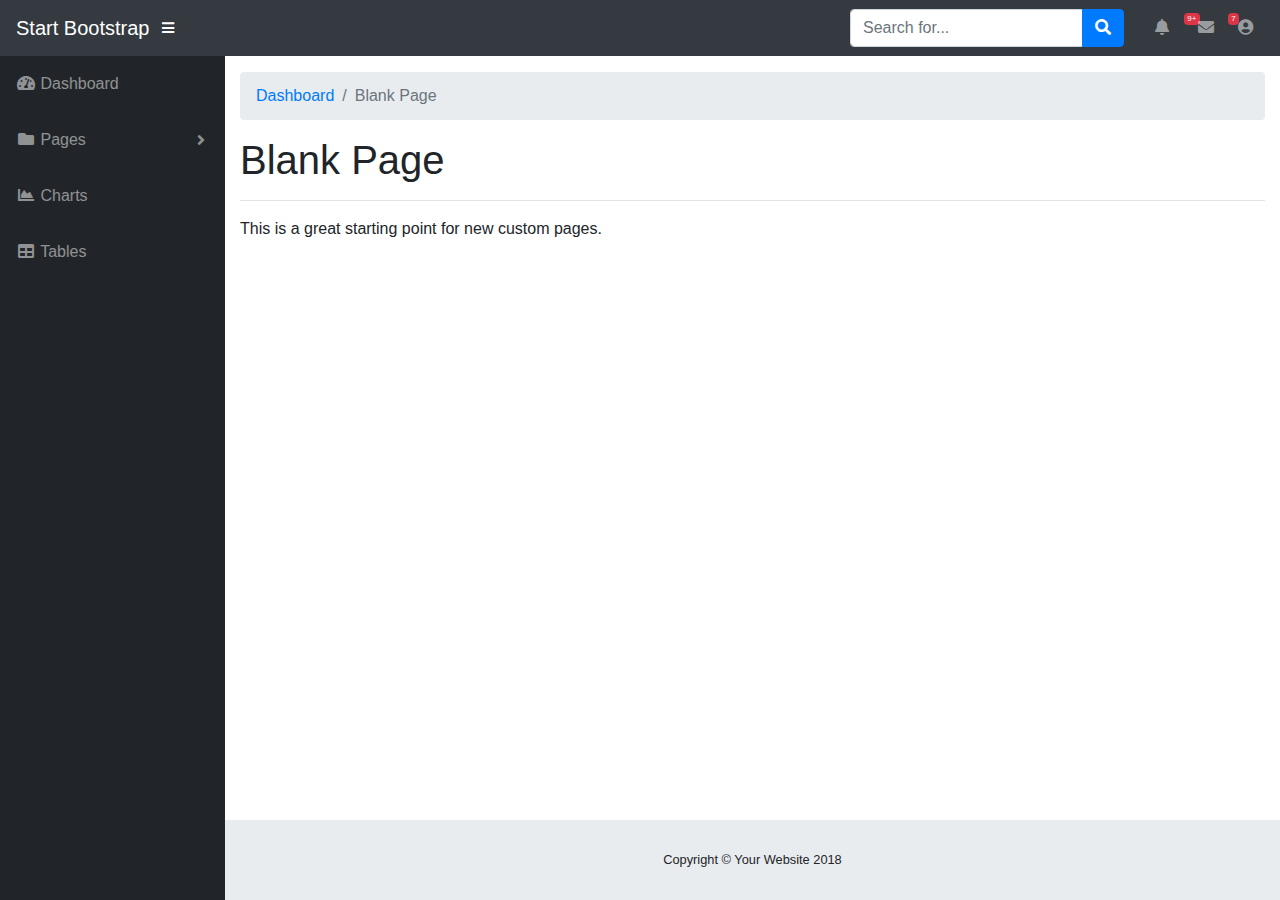
<file: blank.html>
<!DOCTYPE html>
<html lang="en">

  <head>

    <meta charset="utf-8">
    <meta http-equiv="X-UA-Compatible" content="IE=edge">
    <meta name="viewport" content="width=device-width, initial-scale=1, shrink-to-fit=no">
    <meta name="description" content="">
    <meta name="author" content="">

    <title>SB Admin - Blank Page</title>

    <!-- Bootstrap core CSS-->
    <link href="vendor/bootstrap/css/bootstrap.min.css" rel="stylesheet">

    <!-- Custom fonts for this template-->
    <link href="vendor/fontawesome-free/css/all.min.css" rel="stylesheet" type="text/css">

    <!-- Page level plugin CSS-->
    <link href="vendor/datatables/dataTables.bootstrap4.css" rel="stylesheet">

    <!-- Custom styles for this template-->
    <link href="css/sb-admin.css" rel="stylesheet">

  </head>

  <body id="page-top">

    <nav class="navbar navbar-expand navbar-dark bg-dark static-top">

      <a class="navbar-brand mr-1" href="index.html">Start Bootstrap</a>

      <button class="btn btn-link btn-sm text-white order-1 order-sm-0" id="sidebarToggle" href="#">
        <i class="fas fa-bars"></i>
      </button>

      <!-- Navbar Search -->
      <form class="d-none d-md-inline-block form-inline ml-auto mr-0 mr-md-3 my-2 my-md-0">
        <div class="input-group">
          <input type="text" class="form-control" placeholder="Search for..." aria-label="Search" aria-describedby="basic-addon2">
          <div class="input-group-append">
            <button class="btn btn-primary" type="button">
              <i class="fas fa-search"></i>
            </button>
          </div>
        </div>
      </form>

      <!-- Navbar -->
      <ul class="navbar-nav ml-auto ml-md-0">
        <li class="nav-item dropdown no-arrow mx-1">
          <a class="nav-link dropdown-toggle" href="#" id="alertsDropdown" role="button" data-toggle="dropdown" aria-haspopup="true" aria-expanded="false">
            <i class="fas fa-bell fa-fw"></i>
            <span class="badge badge-danger">9+</span>
          </a>
          <div class="dropdown-menu dropdown-menu-right" aria-labelledby="alertsDropdown">
            <a class="dropdown-item" href="#">Action</a>
            <a class="dropdown-item" href="#">Another action</a>
            <div class="dropdown-divider"></div>
            <a class="dropdown-item" href="#">Something else here</a>
          </div>
        </li>
        <li class="nav-item dropdown no-arrow mx-1">
          <a class="nav-link dropdown-toggle" href="#" id="messagesDropdown" role="button" data-toggle="dropdown" aria-haspopup="true" aria-expanded="false">
            <i class="fas fa-envelope fa-fw"></i>
            <span class="badge badge-danger">7</span>
          </a>
          <div class="dropdown-menu dropdown-menu-right" aria-labelledby="messagesDropdown">
            <a class="dropdown-item" href="#">Action</a>
            <a class="dropdown-item" href="#">Another action</a>
            <div class="dropdown-divider"></div>
            <a class="dropdown-item" href="#">Something else here</a>
          </div>
        </li>
        <li class="nav-item dropdown no-arrow">
          <a class="nav-link dropdown-toggle" href="#" id="userDropdown" role="button" data-toggle="dropdown" aria-haspopup="true" aria-expanded="false">
            <i class="fas fa-user-circle fa-fw"></i>
          </a>
          <div class="dropdown-menu dropdown-menu-right" aria-labelledby="userDropdown">
            <a class="dropdown-item" href="#">Settings</a>
            <a class="dropdown-item" href="#">Activity Log</a>
            <div class="dropdown-divider"></div>
            <a class="dropdown-item" href="#" data-toggle="modal" data-target="#logoutModal">Logout</a>
          </div>
        </li>
      </ul>

    </nav>

    <div id="wrapper">

      <!-- Sidebar -->
      <ul class="sidebar navbar-nav">
        <li class="nav-item">
          <a class="nav-link" href="index.html">
            <i class="fas fa-fw fa-tachometer-alt"></i>
            <span>Dashboard</span>
          </a>
        </li>
        <li class="nav-item dropdown">
          <a class="nav-link dropdown-toggle" href="#" id="pagesDropdown" role="button" data-toggle="dropdown" aria-haspopup="true" aria-expanded="false">
            <i class="fas fa-fw fa-folder"></i>
            <span>Pages</span>
          </a>
          <div class="dropdown-menu" aria-labelledby="pagesDropdown">
            <h6 class="dropdown-header">Login Screens:</h6>
            <a class="dropdown-item" href="login.html">Login</a>
            <a class="dropdown-item" href="register.html">Register</a>
            <a class="dropdown-item" href="forgot-password.html">Forgot Password</a>
            <div class="dropdown-divider"></div>
            <h6 class="dropdown-header">Other Pages:</h6>
            <a class="dropdown-item" href="404.html">404 Page</a>
            <a class="dropdown-item active" href="blank.html">Blank Page</a>
          </div>
        </li>
        <li class="nav-item">
          <a class="nav-link" href="charts.html">
            <i class="fas fa-fw fa-chart-area"></i>
            <span>Charts</span></a>
        </li>
        <li class="nav-item">
          <a class="nav-link" href="tables.html">
            <i class="fas fa-fw fa-table"></i>
            <span>Tables</span></a>
        </li>
      </ul>

      <div id="content-wrapper">

        <div class="container-fluid">

          <!-- Breadcrumbs-->
          <ol class="breadcrumb">
            <li class="breadcrumb-item">
              <a href="index.html">Dashboard</a>
            </li>
            <li class="breadcrumb-item active">Blank Page</li>
          </ol>

          <!-- Page Content -->
          <h1>Blank Page</h1>
          <hr>
          <p>This is a great starting point for new custom pages.</p>

        </div>
        <!-- /.container-fluid -->

        <!-- Sticky Footer -->
        <footer class="sticky-footer">
          <div class="container my-auto">
            <div class="copyright text-center my-auto">
              <span>Copyright © Your Website 2018</span>
            </div>
          </div>
        </footer>

      </div>
      <!-- /.content-wrapper -->

    </div>
    <!-- /#wrapper -->

    <!-- Scroll to Top Button-->
    <a class="scroll-to-top rounded" href="#page-top">
      <i class="fas fa-angle-up"></i>
    </a>

    <!-- Logout Modal-->
    <div class="modal fade" id="logoutModal" tabindex="-1" role="dialog" aria-labelledby="exampleModalLabel" aria-hidden="true">
      <div class="modal-dialog" role="document">
        <div class="modal-content">
          <div class="modal-header">
            <h5 class="modal-title" id="exampleModalLabel">Ready to Leave?</h5>
            <button class="close" type="button" data-dismiss="modal" aria-label="Close">
              <span aria-hidden="true">×</span>
            </button>
          </div>
          <div class="modal-body">Select "Logout" below if you are ready to end your current session.</div>
          <div class="modal-footer">
            <button class="btn btn-secondary" type="button" data-dismiss="modal">Cancel</button>
            <a class="btn btn-primary" href="login.html">Logout</a>
          </div>
        </div>
      </div>
    </div>

    <!-- Bootstrap core JavaScript-->
    <script src="vendor/jquery/jquery.min.js"></script>
    <script src="vendor/bootstrap/js/bootstrap.bundle.min.js"></script>

    <!-- Core plugin JavaScript-->
    <script src="vendor/jquery-easing/jquery.easing.min.js"></script>

    <!-- Custom scripts for all pages-->
    <script src="js/sb-admin.min.js"></script>

  </body>

</html>
</file>
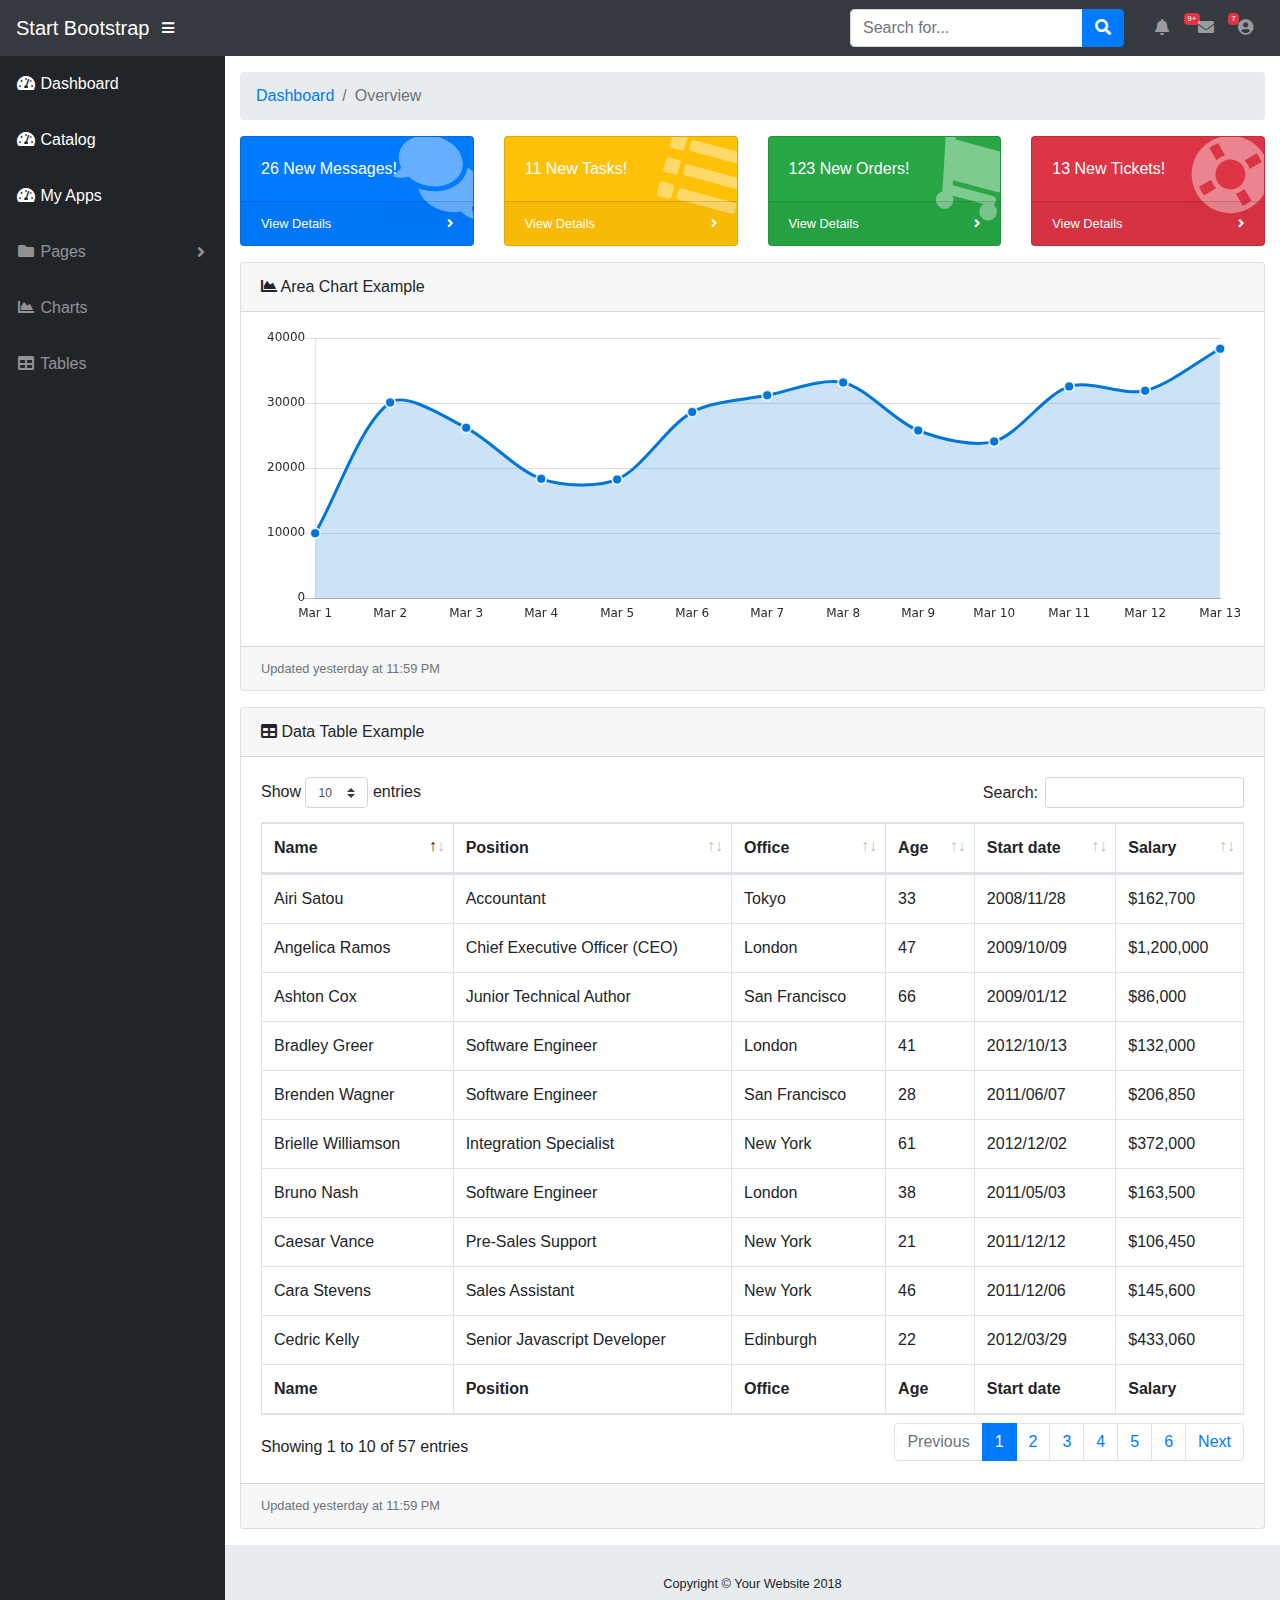
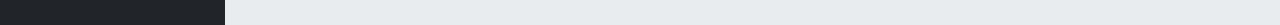
<file: catalog.html>
<!DOCTYPE html>
<html lang="en">

<head>

  <meta charset="utf-8">
  <meta http-equiv="X-UA-Compatible" content="IE=edge">
  <meta name="viewport" content="width=device-width, initial-scale=1, shrink-to-fit=no">
  <meta name="description" content="">
  <meta name="author" content="">

  <title>SB Admin - Dashboard</title>

  <!-- Bootstrap core CSS-->
  <link href="vendor/bootstrap/css/bootstrap.min.css" rel="stylesheet">

  <!-- Custom fonts for this template-->
  <link href="vendor/fontawesome-free/css/all.min.css" rel="stylesheet" type="text/css">

  <!-- Page level plugin CSS-->
  <link href="vendor/datatables/dataTables.bootstrap4.css" rel="stylesheet">

  <!-- Custom styles for this template-->
  <link href="css/sb-admin.css" rel="stylesheet">

</head>

<body id="page-top">

<nav class="navbar navbar-expand navbar-dark bg-dark static-top">

  <a class="navbar-brand mr-1" href="index.html">Start Bootstrap</a>

  <button class="btn btn-link btn-sm text-white order-1 order-sm-0" id="sidebarToggle" href="#">
    <i class="fas fa-bars"></i>
  </button>

  <!-- Navbar Search -->
  <form class="d-none d-md-inline-block form-inline ml-auto mr-0 mr-md-3 my-2 my-md-0">
    <div class="input-group">
      <input type="text" class="form-control" placeholder="Search for..." aria-label="Search" aria-describedby="basic-addon2">
      <div class="input-group-append">
        <button class="btn btn-primary" type="button">
          <i class="fas fa-search"></i>
        </button>
      </div>
    </div>
  </form>

  <!-- Navbar -->
  <ul class="navbar-nav ml-auto ml-md-0">
    <li class="nav-item dropdown no-arrow mx-1">
      <a class="nav-link dropdown-toggle" href="#" id="alertsDropdown" role="button" data-toggle="dropdown" aria-haspopup="true" aria-expanded="false">
        <i class="fas fa-bell fa-fw"></i>
        <span class="badge badge-danger">9+</span>
      </a>
      <div class="dropdown-menu dropdown-menu-right" aria-labelledby="alertsDropdown">
        <a class="dropdown-item" href="#">Action</a>
        <a class="dropdown-item" href="#">Another action</a>
        <div class="dropdown-divider"></div>
        <a class="dropdown-item" href="#">Something else here</a>
      </div>
    </li>
    <li class="nav-item dropdown no-arrow mx-1">
      <a class="nav-link dropdown-toggle" href="#" id="messagesDropdown" role="button" data-toggle="dropdown" aria-haspopup="true" aria-expanded="false">
        <i class="fas fa-envelope fa-fw"></i>
        <span class="badge badge-danger">7</span>
      </a>
      <div class="dropdown-menu dropdown-menu-right" aria-labelledby="messagesDropdown">
        <a class="dropdown-item" href="#">Action</a>
        <a class="dropdown-item" href="#">Another action</a>
        <div class="dropdown-divider"></div>
        <a class="dropdown-item" href="#">Something else here</a>
      </div>
    </li>
    <li class="nav-item dropdown no-arrow">
      <a class="nav-link dropdown-toggle" href="#" id="userDropdown" role="button" data-toggle="dropdown" aria-haspopup="true" aria-expanded="false">
        <i class="fas fa-user-circle fa-fw"></i>
      </a>
      <div class="dropdown-menu dropdown-menu-right" aria-labelledby="userDropdown">
        <a class="dropdown-item" href="#">Settings</a>
        <a class="dropdown-item" href="#">Activity Log</a>
        <div class="dropdown-divider"></div>
        <a class="dropdown-item" href="#" data-toggle="modal" data-target="#logoutModal">Logout</a>
      </div>
    </li>
  </ul>

</nav>

<div id="wrapper">

  <!-- Sidebar -->
  <ul class="sidebar navbar-nav">
    <li class="nav-item active">
      <a class="nav-link" href="index.html">
        <i class="fas fa-fw fa-tachometer-alt"></i>
        <span>Dashboard</span>
      </a>
    </li>
    <li class="nav-item active">
      <a class="nav-link" href="catalog.html">
        <i class="fas fa-fw fa-tachometer-alt"></i>
        <span>Catalog</span>
      </a>
    </li>
    <li class="nav-item active">
      <a class="nav-link" href="myapps.html">
        <i class="fas fa-fw fa-tachometer-alt"></i>
        <span>My Apps</span>
      </a>
    </li>
    <li class="nav-item dropdown">
      <a class="nav-link dropdown-toggle" href="#" id="pagesDropdown" role="button" data-toggle="dropdown" aria-haspopup="true" aria-expanded="false">
        <i class="fas fa-fw fa-folder"></i>
        <span>Pages</span>
      </a>
      <div class="dropdown-menu" aria-labelledby="pagesDropdown">
        <h6 class="dropdown-header">Login Screens:</h6>
        <a class="dropdown-item" href="login.html">Login</a>
        <a class="dropdown-item" href="register.html">Register</a>
        <a class="dropdown-item" href="forgot-password.html">Forgot Password</a>
        <div class="dropdown-divider"></div>
        <h6 class="dropdown-header">Other Pages:</h6>
        <a class="dropdown-item" href="404.html">404 Page</a>
        <a class="dropdown-item" href="blank.html">Blank Page</a>
      </div>
    </li>
    <li class="nav-item">
      <a class="nav-link" href="charts.html">
        <i class="fas fa-fw fa-chart-area"></i>
        <span>Charts</span></a>
    </li>
    <li class="nav-item">
      <a class="nav-link" href="tables.html">
        <i class="fas fa-fw fa-table"></i>
        <span>Tables</span></a>
    </li>
  </ul>

  <div id="content-wrapper">

    <div class="container-fluid">

      <!-- Breadcrumbs-->
      <ol class="breadcrumb">
        <li class="breadcrumb-item">
          <a href="index.html">Dashboard</a>
        </li>
        <li class="breadcrumb-item active">Overview</li>
      </ol>

      <!-- Icon Cards-->
      <div class="row">
        <div class="col-xl-3 col-sm-6 mb-3">
          <div class="card text-white bg-primary o-hidden h-100">
            <div class="card-body">
              <div class="card-body-icon">
                <i class="fas fa-fw fa-comments"></i>
              </div>
              <div class="mr-5">26 New Messages!</div>
            </div>
            <a class="card-footer text-white clearfix small z-1" href="myapps.html">
              <span class="float-left">View Details</span>
              <span class="float-right">
                    <i class="fas fa-angle-right"></i>
                  </span>
            </a>
          </div>
        </div>
        <div class="col-xl-3 col-sm-6 mb-3">
          <div class="card text-white bg-warning o-hidden h-100">
            <div class="card-body">
              <div class="card-body-icon">
                <i class="fas fa-fw fa-list"></i>
              </div>
              <div class="mr-5">11 New Tasks!</div>
            </div>
            <a class="card-footer text-white clearfix small z-1" href="#">
              <span class="float-left">View Details</span>
              <span class="float-right">
                    <i class="fas fa-angle-right"></i>
                  </span>
            </a>
          </div>
        </div>
        <div class="col-xl-3 col-sm-6 mb-3">
          <div class="card text-white bg-success o-hidden h-100">
            <div class="card-body">
              <div class="card-body-icon">
                <i class="fas fa-fw fa-shopping-cart"></i>
              </div>
              <div class="mr-5">123 New Orders!</div>
            </div>
            <a class="card-footer text-white clearfix small z-1" href="#">
              <span class="float-left">View Details</span>
              <span class="float-right">
                    <i class="fas fa-angle-right"></i>
                  </span>
            </a>
          </div>
        </div>
        <div class="col-xl-3 col-sm-6 mb-3">
          <div class="card text-white bg-danger o-hidden h-100">
            <div class="card-body">
              <div class="card-body-icon">
                <i class="fas fa-fw fa-life-ring"></i>
              </div>
              <div class="mr-5">13 New Tickets!</div>
            </div>
            <a class="card-footer text-white clearfix small z-1" href="#">
              <span class="float-left">View Details</span>
              <span class="float-right">
                    <i class="fas fa-angle-right"></i>
                  </span>
            </a>
          </div>
        </div>
      </div>

      <!-- Area Chart Example-->
      <div class="card mb-3">
        <div class="card-header">
          <i class="fas fa-chart-area"></i>
          Area Chart Example</div>
        <div class="card-body">
          <canvas id="myAreaChart" width="100%" height="30"></canvas>
        </div>
        <div class="card-footer small text-muted">Updated yesterday at 11:59 PM</div>
      </div>

      <!-- DataTables Example -->
      <div class="card mb-3">
        <div class="card-header">
          <i class="fas fa-table"></i>
          Data Table Example</div>
        <div class="card-body">
          <div class="table-responsive">
            <table class="table table-bordered" id="dataTable" width="100%" cellspacing="0">
              <thead>
              <tr>
                <th>Name</th>
                <th>Position</th>
                <th>Office</th>
                <th>Age</th>
                <th>Start date</th>
                <th>Salary</th>
              </tr>
              </thead>
              <tfoot>
              <tr>
                <th>Name</th>
                <th>Position</th>
                <th>Office</th>
                <th>Age</th>
                <th>Start date</th>
                <th>Salary</th>
              </tr>
              </tfoot>
              <tbody>
              <tr>
                <td>Tiger Nixon</td>
                <td>System Architect</td>
                <td>Edinburgh</td>
                <td>61</td>
                <td>2011/04/25</td>
                <td>$320,800</td>
              </tr>
              <tr>
                <td>Garrett Winters</td>
                <td>Accountant</td>
                <td>Tokyo</td>
                <td>63</td>
                <td>2011/07/25</td>
                <td>$170,750</td>
              </tr>
              <tr>
                <td>Ashton Cox</td>
                <td>Junior Technical Author</td>
                <td>San Francisco</td>
                <td>66</td>
                <td>2009/01/12</td>
                <td>$86,000</td>
              </tr>
              <tr>
                <td>Cedric Kelly</td>
                <td>Senior Javascript Developer</td>
                <td>Edinburgh</td>
                <td>22</td>
                <td>2012/03/29</td>
                <td>$433,060</td>
              </tr>
              <tr>
                <td>Airi Satou</td>
                <td>Accountant</td>
                <td>Tokyo</td>
                <td>33</td>
                <td>2008/11/28</td>
                <td>$162,700</td>
              </tr>
              <tr>
                <td>Brielle Williamson</td>
                <td>Integration Specialist</td>
                <td>New York</td>
                <td>61</td>
                <td>2012/12/02</td>
                <td>$372,000</td>
              </tr>
              <tr>
                <td>Herrod Chandler</td>
                <td>Sales Assistant</td>
                <td>San Francisco</td>
                <td>59</td>
                <td>2012/08/06</td>
                <td>$137,500</td>
              </tr>
              <tr>
                <td>Rhona Davidson</td>
                <td>Integration Specialist</td>
                <td>Tokyo</td>
                <td>55</td>
                <td>2010/10/14</td>
                <td>$327,900</td>
              </tr>
              <tr>
                <td>Colleen Hurst</td>
                <td>Javascript Developer</td>
                <td>San Francisco</td>
                <td>39</td>
                <td>2009/09/15</td>
                <td>$205,500</td>
              </tr>
              <tr>
                <td>Sonya Frost</td>
                <td>Software Engineer</td>
                <td>Edinburgh</td>
                <td>23</td>
                <td>2008/12/13</td>
                <td>$103,600</td>
              </tr>
              <tr>
                <td>Jena Gaines</td>
                <td>Office Manager</td>
                <td>London</td>
                <td>30</td>
                <td>2008/12/19</td>
                <td>$90,560</td>
              </tr>
              <tr>
                <td>Quinn Flynn</td>
                <td>Support Lead</td>
                <td>Edinburgh</td>
                <td>22</td>
                <td>2013/03/03</td>
                <td>$342,000</td>
              </tr>
              <tr>
                <td>Charde Marshall</td>
                <td>Regional Director</td>
                <td>San Francisco</td>
                <td>36</td>
                <td>2008/10/16</td>
                <td>$470,600</td>
              </tr>
              <tr>
                <td>Haley Kennedy</td>
                <td>Senior Marketing Designer</td>
                <td>London</td>
                <td>43</td>
                <td>2012/12/18</td>
                <td>$313,500</td>
              </tr>
              <tr>
                <td>Tatyana Fitzpatrick</td>
                <td>Regional Director</td>
                <td>London</td>
                <td>19</td>
                <td>2010/03/17</td>
                <td>$385,750</td>
              </tr>
              <tr>
                <td>Michael Silva</td>
                <td>Marketing Designer</td>
                <td>London</td>
                <td>66</td>
                <td>2012/11/27</td>
                <td>$198,500</td>
              </tr>
              <tr>
                <td>Paul Byrd</td>
                <td>Chief Financial Officer (CFO)</td>
                <td>New York</td>
                <td>64</td>
                <td>2010/06/09</td>
                <td>$725,000</td>
              </tr>
              <tr>
                <td>Gloria Little</td>
                <td>Systems Administrator</td>
                <td>New York</td>
                <td>59</td>
                <td>2009/04/10</td>
                <td>$237,500</td>
              </tr>
              <tr>
                <td>Bradley Greer</td>
                <td>Software Engineer</td>
                <td>London</td>
                <td>41</td>
                <td>2012/10/13</td>
                <td>$132,000</td>
              </tr>
              <tr>
                <td>Dai Rios</td>
                <td>Personnel Lead</td>
                <td>Edinburgh</td>
                <td>35</td>
                <td>2012/09/26</td>
                <td>$217,500</td>
              </tr>
              <tr>
                <td>Jenette Caldwell</td>
                <td>Development Lead</td>
                <td>New York</td>
                <td>30</td>
                <td>2011/09/03</td>
                <td>$345,000</td>
              </tr>
              <tr>
                <td>Yuri Berry</td>
                <td>Chief Marketing Officer (CMO)</td>
                <td>New York</td>
                <td>40</td>
                <td>2009/06/25</td>
                <td>$675,000</td>
              </tr>
              <tr>
                <td>Caesar Vance</td>
                <td>Pre-Sales Support</td>
                <td>New York</td>
                <td>21</td>
                <td>2011/12/12</td>
                <td>$106,450</td>
              </tr>
              <tr>
                <td>Doris Wilder</td>
                <td>Sales Assistant</td>
                <td>Sidney</td>
                <td>23</td>
                <td>2010/09/20</td>
                <td>$85,600</td>
              </tr>
              <tr>
                <td>Angelica Ramos</td>
                <td>Chief Executive Officer (CEO)</td>
                <td>London</td>
                <td>47</td>
                <td>2009/10/09</td>
                <td>$1,200,000</td>
              </tr>
              <tr>
                <td>Gavin Joyce</td>
                <td>Developer</td>
                <td>Edinburgh</td>
                <td>42</td>
                <td>2010/12/22</td>
                <td>$92,575</td>
              </tr>
              <tr>
                <td>Jennifer Chang</td>
                <td>Regional Director</td>
                <td>Singapore</td>
                <td>28</td>
                <td>2010/11/14</td>
                <td>$357,650</td>
              </tr>
              <tr>
                <td>Brenden Wagner</td>
                <td>Software Engineer</td>
                <td>San Francisco</td>
                <td>28</td>
                <td>2011/06/07</td>
                <td>$206,850</td>
              </tr>
              <tr>
                <td>Fiona Green</td>
                <td>Chief Operating Officer (COO)</td>
                <td>San Francisco</td>
                <td>48</td>
                <td>2010/03/11</td>
                <td>$850,000</td>
              </tr>
              <tr>
                <td>Shou Itou</td>
                <td>Regional Marketing</td>
                <td>Tokyo</td>
                <td>20</td>
                <td>2011/08/14</td>
                <td>$163,000</td>
              </tr>
              <tr>
                <td>Michelle House</td>
                <td>Integration Specialist</td>
                <td>Sidney</td>
                <td>37</td>
                <td>2011/06/02</td>
                <td>$95,400</td>
              </tr>
              <tr>
                <td>Suki Burks</td>
                <td>Developer</td>
                <td>London</td>
                <td>53</td>
                <td>2009/10/22</td>
                <td>$114,500</td>
              </tr>
              <tr>
                <td>Prescott Bartlett</td>
                <td>Technical Author</td>
                <td>London</td>
                <td>27</td>
                <td>2011/05/07</td>
                <td>$145,000</td>
              </tr>
              <tr>
                <td>Gavin Cortez</td>
                <td>Team Leader</td>
                <td>San Francisco</td>
                <td>22</td>
                <td>2008/10/26</td>
                <td>$235,500</td>
              </tr>
              <tr>
                <td>Martena Mccray</td>
                <td>Post-Sales support</td>
                <td>Edinburgh</td>
                <td>46</td>
                <td>2011/03/09</td>
                <td>$324,050</td>
              </tr>
              <tr>
                <td>Unity Butler</td>
                <td>Marketing Designer</td>
                <td>San Francisco</td>
                <td>47</td>
                <td>2009/12/09</td>
                <td>$85,675</td>
              </tr>
              <tr>
                <td>Howard Hatfield</td>
                <td>Office Manager</td>
                <td>San Francisco</td>
                <td>51</td>
                <td>2008/12/16</td>
                <td>$164,500</td>
              </tr>
              <tr>
                <td>Hope Fuentes</td>
                <td>Secretary</td>
                <td>San Francisco</td>
                <td>41</td>
                <td>2010/02/12</td>
                <td>$109,850</td>
              </tr>
              <tr>
                <td>Vivian Harrell</td>
                <td>Financial Controller</td>
                <td>San Francisco</td>
                <td>62</td>
                <td>2009/02/14</td>
                <td>$452,500</td>
              </tr>
              <tr>
                <td>Timothy Mooney</td>
                <td>Office Manager</td>
                <td>London</td>
                <td>37</td>
                <td>2008/12/11</td>
                <td>$136,200</td>
              </tr>
              <tr>
                <td>Jackson Bradshaw</td>
                <td>Director</td>
                <td>New York</td>
                <td>65</td>
                <td>2008/09/26</td>
                <td>$645,750</td>
              </tr>
              <tr>
                <td>Olivia Liang</td>
                <td>Support Engineer</td>
                <td>Singapore</td>
                <td>64</td>
                <td>2011/02/03</td>
                <td>$234,500</td>
              </tr>
              <tr>
                <td>Bruno Nash</td>
                <td>Software Engineer</td>
                <td>London</td>
                <td>38</td>
                <td>2011/05/03</td>
                <td>$163,500</td>
              </tr>
              <tr>
                <td>Sakura Yamamoto</td>
                <td>Support Engineer</td>
                <td>Tokyo</td>
                <td>37</td>
                <td>2009/08/19</td>
                <td>$139,575</td>
              </tr>
              <tr>
                <td>Thor Walton</td>
                <td>Developer</td>
                <td>New York</td>
                <td>61</td>
                <td>2013/08/11</td>
                <td>$98,540</td>
              </tr>
              <tr>
                <td>Finn Camacho</td>
                <td>Support Engineer</td>
                <td>San Francisco</td>
                <td>47</td>
                <td>2009/07/07</td>
                <td>$87,500</td>
              </tr>
              <tr>
                <td>Serge Baldwin</td>
                <td>Data Coordinator</td>
                <td>Singapore</td>
                <td>64</td>
                <td>2012/04/09</td>
                <td>$138,575</td>
              </tr>
              <tr>
                <td>Zenaida Frank</td>
                <td>Software Engineer</td>
                <td>New York</td>
                <td>63</td>
                <td>2010/01/04</td>
                <td>$125,250</td>
              </tr>
              <tr>
                <td>Zorita Serrano</td>
                <td>Software Engineer</td>
                <td>San Francisco</td>
                <td>56</td>
                <td>2012/06/01</td>
                <td>$115,000</td>
              </tr>
              <tr>
                <td>Jennifer Acosta</td>
                <td>Junior Javascript Developer</td>
                <td>Edinburgh</td>
                <td>43</td>
                <td>2013/02/01</td>
                <td>$75,650</td>
              </tr>
              <tr>
                <td>Cara Stevens</td>
                <td>Sales Assistant</td>
                <td>New York</td>
                <td>46</td>
                <td>2011/12/06</td>
                <td>$145,600</td>
              </tr>
              <tr>
                <td>Hermione Butler</td>
                <td>Regional Director</td>
                <td>London</td>
                <td>47</td>
                <td>2011/03/21</td>
                <td>$356,250</td>
              </tr>
              <tr>
                <td>Lael Greer</td>
                <td>Systems Administrator</td>
                <td>London</td>
                <td>21</td>
                <td>2009/02/27</td>
                <td>$103,500</td>
              </tr>
              <tr>
                <td>Jonas Alexander</td>
                <td>Developer</td>
                <td>San Francisco</td>
                <td>30</td>
                <td>2010/07/14</td>
                <td>$86,500</td>
              </tr>
              <tr>
                <td>Shad Decker</td>
                <td>Regional Director</td>
                <td>Edinburgh</td>
                <td>51</td>
                <td>2008/11/13</td>
                <td>$183,000</td>
              </tr>
              <tr>
                <td>Michael Bruce</td>
                <td>Javascript Developer</td>
                <td>Singapore</td>
                <td>29</td>
                <td>2011/06/27</td>
                <td>$183,000</td>
              </tr>
              <tr>
                <td>Donna Snider</td>
                <td>Customer Support</td>
                <td>New York</td>
                <td>27</td>
                <td>2011/01/25</td>
                <td>$112,000</td>
              </tr>
              </tbody>
            </table>
          </div>
        </div>
        <div class="card-footer small text-muted">Updated yesterday at 11:59 PM</div>
      </div>

    </div>
    <!-- /.container-fluid -->

    <!-- Sticky Footer -->
    <footer class="sticky-footer">
      <div class="container my-auto">
        <div class="copyright text-center my-auto">
          <span>Copyright © Your Website 2018</span>
        </div>
      </div>
    </footer>

  </div>
  <!-- /.content-wrapper -->

</div>
<!-- /#wrapper -->

<!-- Scroll to Top Button-->
<a class="scroll-to-top rounded" href="#page-top">
  <i class="fas fa-angle-up"></i>
</a>

<!-- Logout Modal-->
<div class="modal fade" id="logoutModal" tabindex="-1" role="dialog" aria-labelledby="exampleModalLabel" aria-hidden="true">
  <div class="modal-dialog" role="document">
    <div class="modal-content">
      <div class="modal-header">
        <h5 class="modal-title" id="exampleModalLabel">Ready to Leave?</h5>
        <button class="close" type="button" data-dismiss="modal" aria-label="Close">
          <span aria-hidden="true">×</span>
        </button>
      </div>
      <div class="modal-body">Select "Logout" below if you are ready to end your current session.</div>
      <div class="modal-footer">
        <button class="btn btn-secondary" type="button" data-dismiss="modal">Cancel</button>
        <a class="btn btn-primary" href="login.html">Logout</a>
      </div>
    </div>
  </div>
</div>

<!-- Bootstrap core JavaScript-->
<script src="vendor/jquery/jquery.min.js"></script>
<script src="vendor/bootstrap/js/bootstrap.bundle.min.js"></script>

<!-- Core plugin JavaScript-->
<script src="vendor/jquery-easing/jquery.easing.min.js"></script>

<!-- Page level plugin JavaScript-->
<script src="vendor/chart.js/Chart.min.js"></script>
<script src="vendor/datatables/jquery.dataTables.js"></script>
<script src="vendor/datatables/dataTables.bootstrap4.js"></script>

<!-- Custom scripts for all pages-->
<script src="js/sb-admin.min.js"></script>

<!-- Demo scripts for this page-->
<script src="js/demo/datatables-demo.js"></script>
<script src="js/demo/chart-area-demo.js"></script>

</body>

</html>
</file>
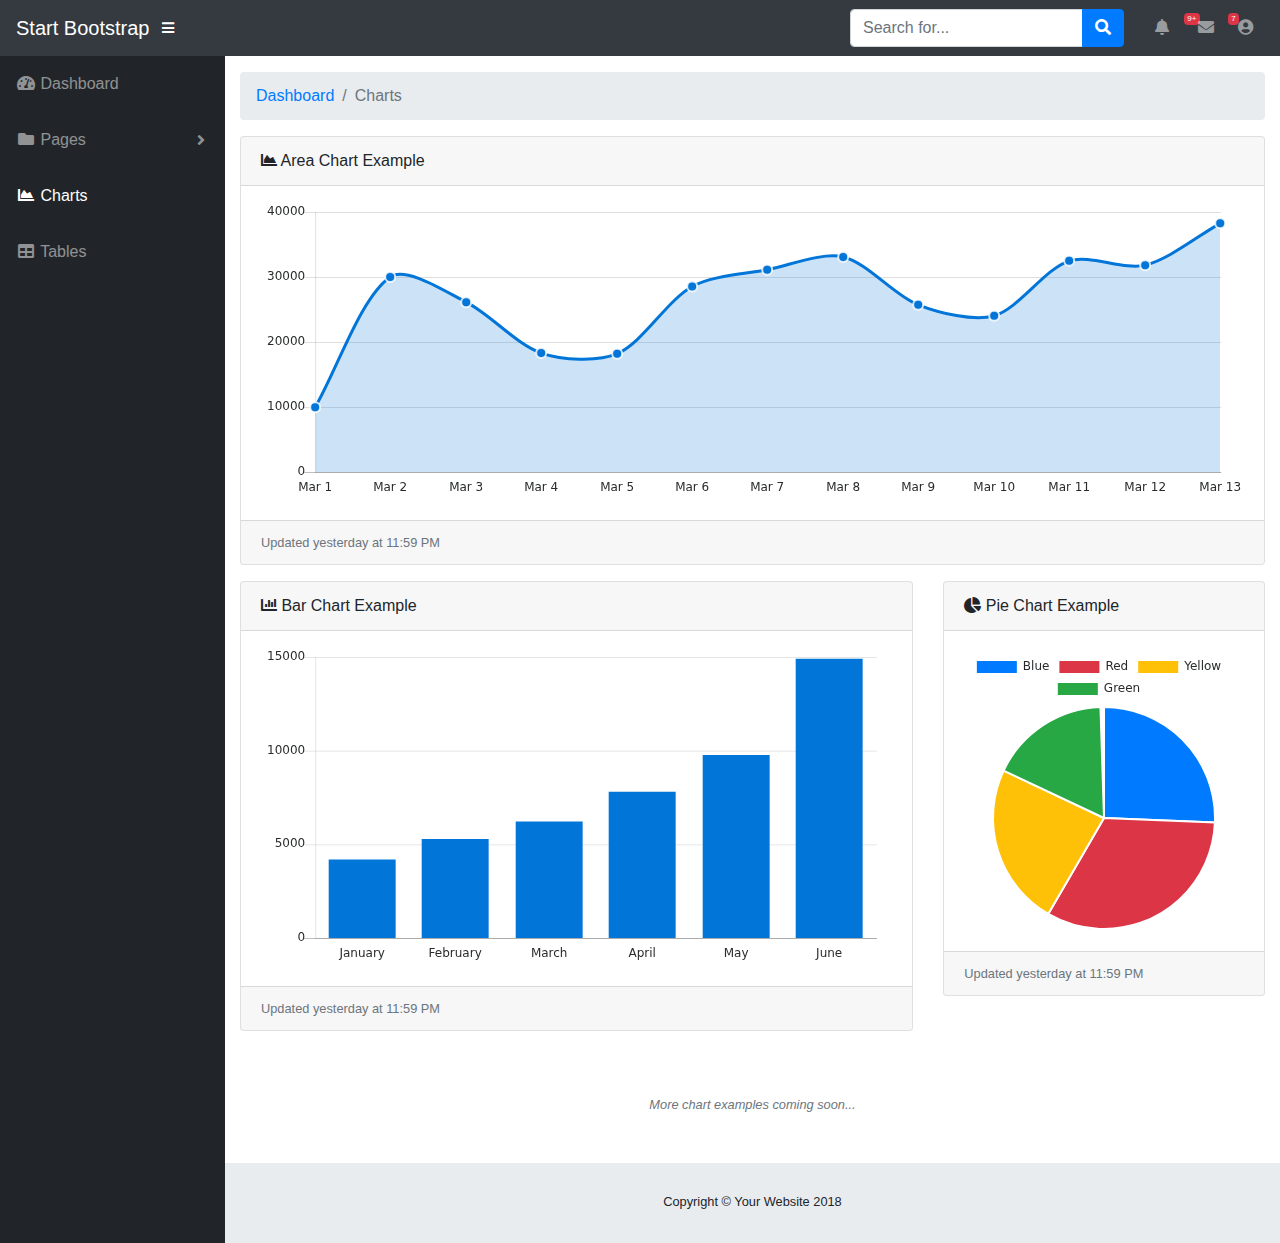
<file: charts.html>
<!DOCTYPE html>
<html lang="en">

  <head>

    <meta charset="utf-8">
    <meta http-equiv="X-UA-Compatible" content="IE=edge">
    <meta name="viewport" content="width=device-width, initial-scale=1, shrink-to-fit=no">
    <meta name="description" content="">
    <meta name="author" content="">

    <title>SB Admin - Charts</title>

    <!-- Bootstrap core CSS-->
    <link href="vendor/bootstrap/css/bootstrap.min.css" rel="stylesheet">

    <!-- Custom fonts for this template-->
    <link href="vendor/fontawesome-free/css/all.min.css" rel="stylesheet" type="text/css">

    <!-- Page level plugin CSS-->
    <link href="vendor/datatables/dataTables.bootstrap4.css" rel="stylesheet">

    <!-- Custom styles for this template-->
    <link href="css/sb-admin.css" rel="stylesheet">

  </head>

  <body id="page-top">

    <nav class="navbar navbar-expand navbar-dark bg-dark static-top">

      <a class="navbar-brand mr-1" href="index.html">Start Bootstrap</a>

      <button class="btn btn-link btn-sm text-white order-1 order-sm-0" id="sidebarToggle" href="#">
        <i class="fas fa-bars"></i>
      </button>

      <!-- Navbar Search -->
      <form class="d-none d-md-inline-block form-inline ml-auto mr-0 mr-md-3 my-2 my-md-0">
        <div class="input-group">
          <input type="text" class="form-control" placeholder="Search for..." aria-label="Search" aria-describedby="basic-addon2">
          <div class="input-group-append">
            <button class="btn btn-primary" type="button">
              <i class="fas fa-search"></i>
            </button>
          </div>
        </div>
      </form>

      <!-- Navbar -->
      <ul class="navbar-nav ml-auto ml-md-0">
        <li class="nav-item dropdown no-arrow mx-1">
          <a class="nav-link dropdown-toggle" href="#" id="alertsDropdown" role="button" data-toggle="dropdown" aria-haspopup="true" aria-expanded="false">
            <i class="fas fa-bell fa-fw"></i>
            <span class="badge badge-danger">9+</span>
          </a>
          <div class="dropdown-menu dropdown-menu-right" aria-labelledby="alertsDropdown">
            <a class="dropdown-item" href="#">Action</a>
            <a class="dropdown-item" href="#">Another action</a>
            <div class="dropdown-divider"></div>
            <a class="dropdown-item" href="#">Something else here</a>
          </div>
        </li>
        <li class="nav-item dropdown no-arrow mx-1">
          <a class="nav-link dropdown-toggle" href="#" id="messagesDropdown" role="button" data-toggle="dropdown" aria-haspopup="true" aria-expanded="false">
            <i class="fas fa-envelope fa-fw"></i>
            <span class="badge badge-danger">7</span>
          </a>
          <div class="dropdown-menu dropdown-menu-right" aria-labelledby="messagesDropdown">
            <a class="dropdown-item" href="#">Action</a>
            <a class="dropdown-item" href="#">Another action</a>
            <div class="dropdown-divider"></div>
            <a class="dropdown-item" href="#">Something else here</a>
          </div>
        </li>
        <li class="nav-item dropdown no-arrow">
          <a class="nav-link dropdown-toggle" href="#" id="userDropdown" role="button" data-toggle="dropdown" aria-haspopup="true" aria-expanded="false">
            <i class="fas fa-user-circle fa-fw"></i>
          </a>
          <div class="dropdown-menu dropdown-menu-right" aria-labelledby="userDropdown">
            <a class="dropdown-item" href="#">Settings</a>
            <a class="dropdown-item" href="#">Activity Log</a>
            <div class="dropdown-divider"></div>
            <a class="dropdown-item" href="#" data-toggle="modal" data-target="#logoutModal">Logout</a>
          </div>
        </li>
      </ul>

    </nav>

    <div id="wrapper">

      <!-- Sidebar -->
      <ul class="sidebar navbar-nav">
        <li class="nav-item">
          <a class="nav-link" href="index.html">
            <i class="fas fa-fw fa-tachometer-alt"></i>
            <span>Dashboard</span>
          </a>
        </li>
        <li class="nav-item dropdown">
          <a class="nav-link dropdown-toggle" href="#" id="pagesDropdown" role="button" data-toggle="dropdown" aria-haspopup="true" aria-expanded="false">
            <i class="fas fa-fw fa-folder"></i>
            <span>Pages</span>
          </a>
          <div class="dropdown-menu" aria-labelledby="pagesDropdown">
            <h6 class="dropdown-header">Login Screens:</h6>
            <a class="dropdown-item" href="login.html">Login</a>
            <a class="dropdown-item" href="register.html">Register</a>
            <a class="dropdown-item" href="forgot-password.html">Forgot Password</a>
            <div class="dropdown-divider"></div>
            <h6 class="dropdown-header">Other Pages:</h6>
            <a class="dropdown-item" href="404.html">404 Page</a>
            <a class="dropdown-item" href="blank.html">Blank Page</a>
          </div>
        </li>
        <li class="nav-item active">
          <a class="nav-link" href="charts.html">
            <i class="fas fa-fw fa-chart-area"></i>
            <span>Charts</span></a>
        </li>
        <li class="nav-item">
          <a class="nav-link" href="tables.html">
            <i class="fas fa-fw fa-table"></i>
            <span>Tables</span></a>
        </li>
      </ul>

      <div id="content-wrapper">

        <div class="container-fluid">

          <!-- Breadcrumbs-->
          <ol class="breadcrumb">
            <li class="breadcrumb-item">
              <a href="#">Dashboard</a>
            </li>
            <li class="breadcrumb-item active">Charts</li>
          </ol>

          <!-- Area Chart Example-->
          <div class="card mb-3">
            <div class="card-header">
              <i class="fas fa-chart-area"></i>
              Area Chart Example</div>
            <div class="card-body">
              <canvas id="myAreaChart" width="100%" height="30"></canvas>
            </div>
            <div class="card-footer small text-muted">Updated yesterday at 11:59 PM</div>
          </div>

          <div class="row">
            <div class="col-lg-8">
              <div class="card mb-3">
                <div class="card-header">
                  <i class="fas fa-chart-bar"></i>
                  Bar Chart Example</div>
                <div class="card-body">
                  <canvas id="myBarChart" width="100%" height="50"></canvas>
                </div>
                <div class="card-footer small text-muted">Updated yesterday at 11:59 PM</div>
              </div>
            </div>
            <div class="col-lg-4">
              <div class="card mb-3">
                <div class="card-header">
                  <i class="fas fa-chart-pie"></i>
                  Pie Chart Example</div>
                <div class="card-body">
                  <canvas id="myPieChart" width="100%" height="100"></canvas>
                </div>
                <div class="card-footer small text-muted">Updated yesterday at 11:59 PM</div>
              </div>
            </div>
          </div>

          <p class="small text-center text-muted my-5">
            <em>More chart examples coming soon...</em>
          </p>

        </div>
        <!-- /.container-fluid -->

        <!-- Sticky Footer -->
        <footer class="sticky-footer">
          <div class="container my-auto">
            <div class="copyright text-center my-auto">
              <span>Copyright © Your Website 2018</span>
            </div>
          </div>
        </footer>

      </div>
      <!-- /.content-wrapper -->

    </div>
    <!-- /#wrapper -->

    <!-- Scroll to Top Button-->
    <a class="scroll-to-top rounded" href="#page-top">
      <i class="fas fa-angle-up"></i>
    </a>

    <!-- Logout Modal-->
    <div class="modal fade" id="logoutModal" tabindex="-1" role="dialog" aria-labelledby="exampleModalLabel" aria-hidden="true">
      <div class="modal-dialog" role="document">
        <div class="modal-content">
          <div class="modal-header">
            <h5 class="modal-title" id="exampleModalLabel">Ready to Leave?</h5>
            <button class="close" type="button" data-dismiss="modal" aria-label="Close">
              <span aria-hidden="true">×</span>
            </button>
          </div>
          <div class="modal-body">Select "Logout" below if you are ready to end your current session.</div>
          <div class="modal-footer">
            <button class="btn btn-secondary" type="button" data-dismiss="modal">Cancel</button>
            <a class="btn btn-primary" href="login.html">Logout</a>
          </div>
        </div>
      </div>
    </div>

    <!-- Bootstrap core JavaScript-->
    <script src="vendor/jquery/jquery.min.js"></script>
    <script src="vendor/bootstrap/js/bootstrap.bundle.min.js"></script>

    <!-- Core plugin JavaScript-->
    <script src="vendor/jquery-easing/jquery.easing.min.js"></script>

    <!-- Page level plugin JavaScript-->
    <script src="vendor/chart.js/Chart.min.js"></script>

    <!-- Custom scripts for all pages-->
    <script src="js/sb-admin.min.js"></script>

    <!-- Demo scripts for this page-->
    <script src="js/demo/chart-area-demo.js"></script>
    <script src="js/demo/chart-bar-demo.js"></script>
    <script src="js/demo/chart-pie-demo.js"></script>

  </body>

</html>
</file>
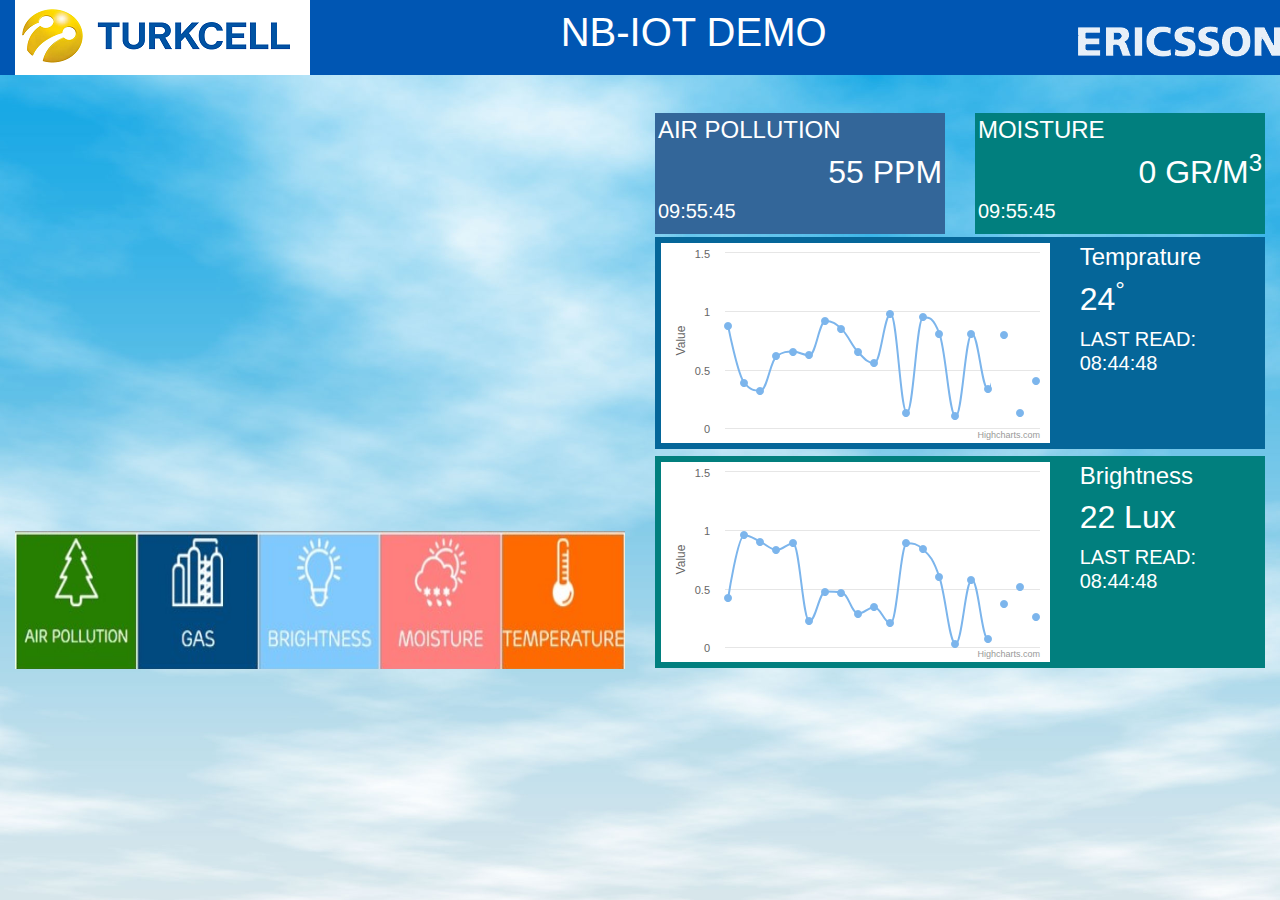
<file: Dashboard.html>
<!DOCTYPE html>
<html lang="en">

<head>

    <meta charset="utf-8">
    <meta http-equiv="X-UA-Compatible" content="IE=edge">
    <meta name="viewport" content="width=device-width, initial-scale=1, shrink-to-fit=no">
    <meta name="description" content="">
    <meta name="author" content="">

    <title>SB Admin - Home Page</title>

    <!-- Bootstrap core CSS-->
    <link href="vendor/bootstrap/css/bootstrap.min.css" rel="stylesheet">

    <!-- Custom fonts for this template-->
    <link href="vendor/fontawesome-free/css/all.min.css" rel="stylesheet" type="text/css">

    <!-- Page level plugin CSS-->
    <link href="vendor/datatables/dataTables.bootstrap4.css" rel="stylesheet">

    <!-- Custom styles for this template-->
    <link href="css/sb-admin.css" rel="stylesheet">

    <style>
        .blue_box2 {
            background-color: #336699;
            color: #fff;
            padding:1%;
            margin-bottom: 1%;
        }
        .green_box2 {
            background-color: #017F7E;
            color: #fff;
            padding:1%;
            margin-bottom: 1%;
        }
        .blue_box {
            background: #056699;
            color: #fff;
            padding:1%;
        }

        .green_box {
            background: #017F7E;
            color: #fff;
            margin-top: 1%;
            padding:1%;
        }
    </style>

</head>

<body background="style/image/3pDashboardBackground.jpg" style="background-size: cover">
<script src="./js/highcharts.js"></script>

<div class="container-fluid">
    <div style="background: #0056b3" class="row">
        <div class="col-sm-4 col-lg-4 col-md-4">
            <img src="style/image/Turkcell-logo1.png">
        </div>
        <div class="col-sm-4 col-lg-4 col-md-4" >
            <h1 style="margin-left: 30%; margin-top: 2%; color: white">NB-IOT DEMO</h1>
        </div>
        <div class="col-sm-4 col-lg-4 col-md-4">
            <a href="https://www.ericsson.com/en"><img style="margin-left: 50%;"  src="style/image/ericsson_logo_name_white.png"></a>
        </div>
    </div>

</div>

<div class="container-fluid" style="margin-top: 3%;">

    <div class="row">

        <div style="max-height: 100%; max-width: 100%" class="col-sm-6 col-lg-6 col-md-6">
            <iframe src="https://www.google.com/maps/embed?pb=!1m14!1m8!1m3!1d12512.282822151514!2d27.194181469775394!3d38.37048575!3m2!1i1024!2i768!4f13.1!3m3!1m2!1s0x0%3A0x8938fde17f4e4463!2sDEPARK+Beta+(Dokuz+Eyl%C3%BCl+Teknoloji+Geli%C5%9Ftirme)!5e0!3m2!1sen!2str!4v1538138265881" width="100%" height="110%" frameborder="0" style="border:0;   height: 74%" allowfullscreen></iframe>
            <img style="width: 100%; height: 25%" src="style/image/parameters.PNG" alt="">

        </div>

        <div class="col-sm-6 col-lg-6 col-md-6">

            <div class="row">
                <div class="col-md-6">
                    <div class="panel panel-default blue_box2">
                        <div class="panel-body">
                            <h4>AIR POLLUTION</h4>
                            <h2 class="text-right">55 PPM</h2>
                            <h5>09:55:45</h5>
                        </div>
                    </div>

                </div>

                <div class="col-md-6">
                    <div class="panel panel-default green_box2">
                        <div class="panel-body">
                            <h4>MOISTURE</h4>
                            <h2 class="text-right">0 GR/M<sup>3</sup></h2>
                            <h5>09:55:45</h5>
                        </div>
                    </div>

                </div>
            </div>

            <div class="row">
                <div class="col-md-12">
                    <div class="panel panel-default blue_box">
                        <div class="panel-body">
                            <div class="row">
                                <div class="col-md-8">
                                    <div id="container" style="height: 200px;"></div>
                                </div>
                                <div class="col-md-4">
                                    <h4>Temprature</h4>
                                    <h2 class="pull-right"><span id="temprature">24</span><sup>&deg;</sup></h2>
                                    <div class="clearfix"></div>
                                    <h5>LAST READ: <br>08:44:48</h5>
                                </div>
                            </div>
                        </div>
                    </div>
                </div>
            </div>
            <div class="row">
                <div class="col-md-12">
                    <div class="panel panel-default green_box">
                        <div class="panel-body">
                            <div class="row">
                                <div class="col-md-8">
                                    <div id="container2" style="height: 200px;"></div>
                                </div>
                                <div class="col-md-4">
                                    <h4>Brightness</h4>
                                    <h2 class="pull-right"><span id="lux">22</span> Lux</h2>
                                    <div class="clearfix"></div>
                                    <h5>LAST READ: <br>08:44:48</h5>
                                </div>
                            </div>
                        </div>
                    </div>
                </div>
            </div>

        </div>


    </div>

</div>


<!-- Bootstrap core JavaScript-->
<script src="vendor/jquery/jquery.min.js"></script>
<script src="vendor/bootstrap/js/bootstrap.bundle.min.js"></script>

<!-- Core plugin JavaScript-->
<script src="vendor/jquery-easing/jquery.easing.min.js"></script>

<!-- Page level plugin JavaScript-->
<!--<script src="vendor/chart.js/Chart.min.js"></script>
<script src="vendor/datatables/jquery.dataTables.js"></script>
<script src="vendor/datatables/dataTables.bootstrap4.js"></script>-->

<!-- Custom scripts for all pages-->
<script src="js/sb-admin.min.js"></script>

<!-- Demo scripts for this page-->
<!--
<script src="js/demo/datatables-demo.js"></script>
<script src="js/demo/chart-area-demo.js"></script>
-->

    <script type="text/javascript">

        Highcharts.chart('container', {
            chart: {
                type: 'spline',
                animation: Highcharts.svg, // don't animate in old IE
                marginRight: 10,
                events: {
                    load: function () {

                        // set up the updating of the chart each second
                        var series = this.series[0];
                        setInterval(function () {
                            var x = (new Date()).getTime(), // current time
                                y = Math.random();
                            series.addPoint([x, y], true, true);
                        }, 2000);
                    }
                }
            },

            time: {
                useUTC: false
            },

            title: {
                text: ''
            },
            xAxis: {
                type: 'datetime',
                tickPixelInterval: 150,
                visible: false
            },
            yAxis: {
                title: {
                    text: 'Value'
                },
                plotLines: [{
                    value: 0,
                    width: 1,
                    color: '#808080'
                }]
            },
            tooltip: {
                headerFormat: '<b>{series.name}</b><br/>',
                pointFormat: '{point.x:%Y-%m-%d %H:%M:%S}<br/>{point.y:.2f}'
            },
            legend: {
                enabled: false
            },
            exporting: {
                enabled: false
            },
            series: [{
                name: 'Random data',
                data: (function () {
                    // generate an array of random data
                    var data = [],
                        time = (new Date()).getTime(),
                        i;

                    for (i = -19; i <= 0; i += 1) {
                        data.push({
                            x: time + i * 1000,
                            y: Math.random()
                        });
                    }
                    return data;
                }())
            }]
        });

        Highcharts.chart('container2', {
            chart: {
                type: 'spline',
                animation: Highcharts.svg, // don't animate in old IE
                marginRight: 10,
                events: {
                    load: function () {

                        // set up the updating of the chart each second
                        var series = this.series[0];
                        setInterval(function () {
                            var x = (new Date()).getTime(), // current time
                                y = Math.random();
                            series.addPoint([x, y], true, true);
                        }, 2000);
                    }
                }
            },

            time: {
                useUTC: false
            },

            title: {
                text: ''
            },
            xAxis: {
                type: 'datetime',
                tickPixelInterval: 150,
                visible: false
            },
            yAxis: {
                title: {
                    text: 'Value'
                },
                plotLines: [{
                    value: 0,
                    width: 1,
                    color: '#808080'
                }]
            },
            tooltip: {
                headerFormat: '<b>{series.name}</b><br/>',
                pointFormat: '{point.x:%Y-%m-%d %H:%M:%S}<br/>{point.y:.2f}'
            },
            legend: {
                enabled: false
            },
            exporting: {
                enabled: false
            },
            series: [{
                name: 'Random data',
                data: (function () {
                    // generate an array of random data
                    var data = [],
                        time = (new Date()).getTime(),
                        i;

                    for (i = -19; i <= 0; i += 1) {
                        data.push({
                            x: time + i * 1000,
                            y: Math.random()
                        });
                    }
                    return data;
                }())
            }]
        });

        function rand_temp() {

            var obj = [22, 25, 20, 31, 35, 18, 17, 36, 40, 12, 15];
            var i = (Math.floor(Math.random() * obj.length-1) + 1 );

            return obj[i];
        }

        function rand_lux() {

            var obj = [22, 25, 30, 40, 45, 50, 60, 75, 80];
            var i = (Math.floor(Math.random() * obj.length-1) + 1 );

            return obj[i];
        }

        setInterval(function () {
            var temp = rand_temp();
            document.getElementById("temprature").innerHTML = "";
            document.getElementById("temprature").innerHTML = temp;

            var lux = rand_lux();
            document.getElementById("lux").innerHTML = "";
            document.getElementById("lux").innerHTML = lux;

        }, 2000);
    </script>

</body>

</html>
</file>
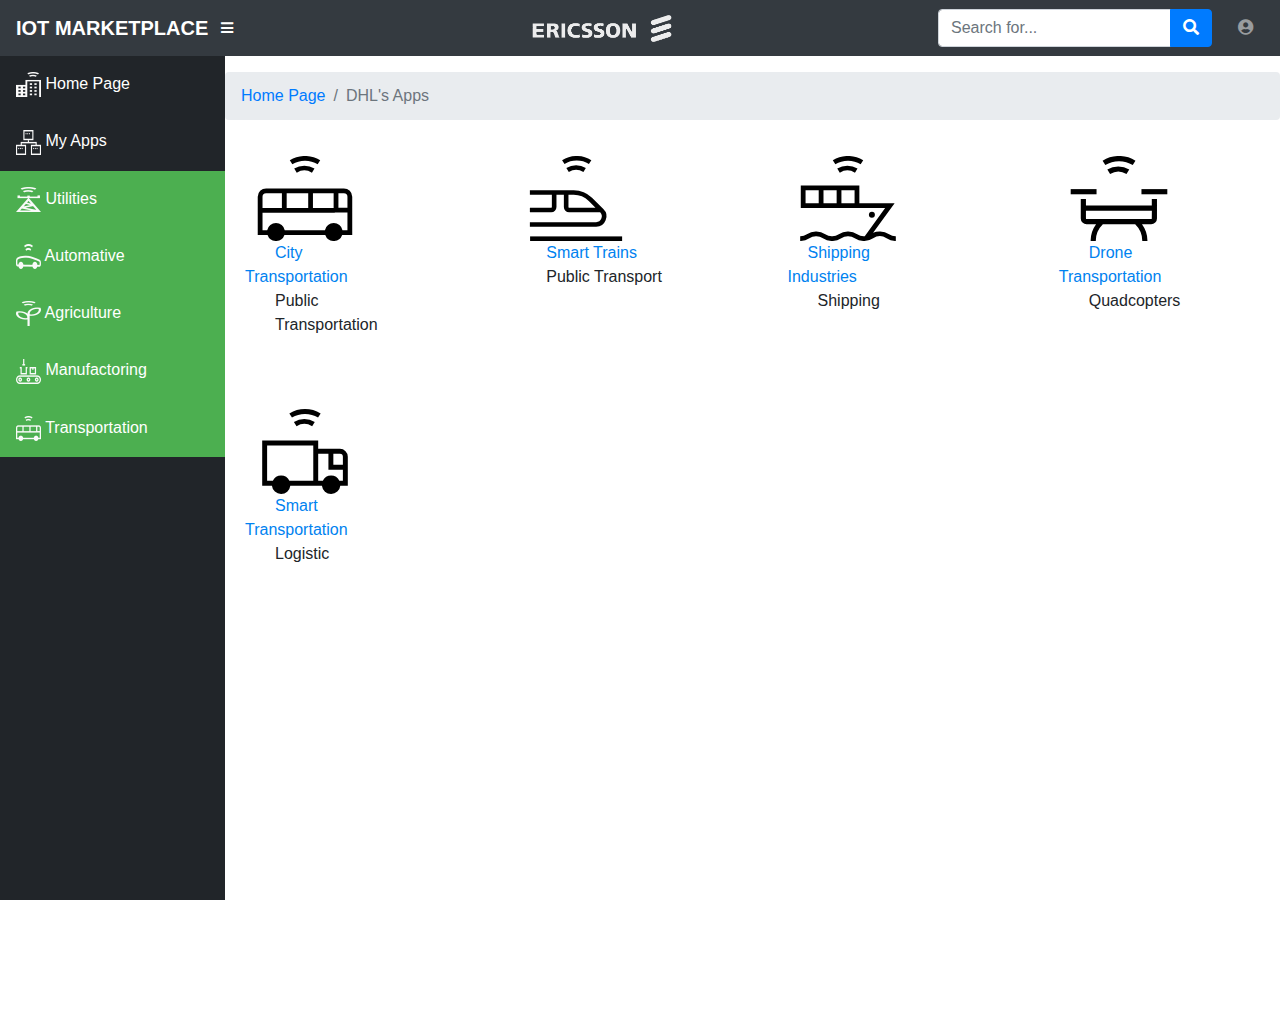
<file: dhl.html>
<!DOCTYPE html>
<html lang="en">

<meta name="viewport" content="width=device-width, initial-scale=1">

<link rel="stylesheet" href="https://cdnjs.cloudflare.com/ajax/libs/font-awesome/4.7.0/css/font-awesome.min.css">
<link href="https://fonts.googleapis.com/icon?family=Material+Icons" rel="stylesheet">


<style>

    .sidebar-size{
        width: 25px;
        height: 25px;
    }

    .utilities-icon{
        background-image: url(images/utilities.jpg);
        height: 18px;
        background-repeat: no-repeat;
        background-size: contain;  }

    .utilities-dropdown{
        top: 173px;
        left: 225px;
    }

    .electricity-dropdown{
        top:224px;
    }

    .automative-dropdown{
        top: 232px;
        left: 225px;
    }

    .agriculture-dropdown{
        top: 290px;
        left: 225px;
    }

    .manufactoring-dropdown{
        top: 349px;
        left: 225px;
    }

    .transportation-dropdown{
        top: 407px;
        left: 225px;
    }

    .dropbtn {
        background-color: #4CAF50;
        color: white;
        padding: 16px;
        font-size: 16px;
        border: none;
        cursor: pointer;
    }

    .dropbtn:hover, .dropbtn:focus {
        background-color: #3e8e41;
    }


    #closeLayer{
        width: 100%;
        height: 100%;
        background: transparent;
        position: absolute;
        z-index: 1;
    }

    #utilitiesInput {

        background-image: url('searchicon.png');
        background-position: 14px 12px;
        background-repeat: no-repeat;
        font-size: 16px;
        padding: 14px 20px 18px 45px;
        border: none;
        border-bottom: 1px solid #ddd;
    }

    #utilitiesInput:focus {outline: 3px solid #ddd;}

    #electricityInput {

        background-image: url('searchicon.png');
        background-position: 14px 12px;
        background-repeat: no-repeat;
        font-size: 16px;
        padding: 14px 20px 18px 45px;
        border: none;
        border-bottom: 1px solid #ddd;
    }

    #electricityInput:focus {outline: 3px solid #ddd;}

    #automativeInput {

        background-image: url('searchicon.png');
        background-position: 14px 12px;
        background-repeat: no-repeat;
        font-size: 16px;
        padding: 14px 20px 18px 45px;
        border: none;
        border-bottom: 1px solid #ddd;
    }

    #automativeInput:focus {outline: 3px solid #ddd;}

    #agricultureInput {

        background-image: url('searchicon.png');
        background-position: 14px 12px;
        background-repeat: no-repeat;
        font-size: 16px;
        padding: 14px 20px 18px 45px;
        border: none;
        border-bottom: 1px solid #ddd;
    }

    #agricultureInput:focus {outline: 3px solid #ddd;}

    #manufactoringInput {
        border-box: box-sizing;
        background-image: url('searchicon.png');
        background-position: 14px 12px;
        background-repeat: no-repeat;
        font-size: 16px;
        padding: 14px 20px 18px 45px;
        border: none;
        border-bottom: 1px solid #ddd;
    }

    #manufactoringInput:focus {outline: 3px solid #ddd;}

    #transportationInput {

        background-image: url('searchicon.png');
        background-position: 14px 12px;
        background-repeat: no-repeat;
        font-size: 16px;
        padding: 14px 20px 18px 45px;
        border: none;
        border-bottom: 1px solid #ddd;
    }

    #transportationInput:focus {outline: 3px solid #ddd;}

    .dropdown {
        position: relative;
        display: inline-block;
    }

    .dropdown-content {
        display: none;
        position: absolute;
        background-color: #f6f6f6;
        min-width: 230px;
        overflow: auto;
        border: 1px solid #ddd;
        z-index: 1;
    }

    .dropdown-content a {
        color: black;
        padding: 12px 16px;
        text-decoration: none;
        display: block;
    }

    .dropdown a:hover {background-color: #ddd;}


    .show {display: block;}

    .hidden {display: none;}



</style>

<head>

    <meta charset="utf-8">
    <meta http-equiv="X-UA-Compatible" content="IE=edge">
    <meta name="viewport" content="width=device-width, initial-scale=1, shrink-to-fit=no">
    <meta name="description" content="">
    <meta name="author" content="">

    <title>IoT Marketplace</title>

    <!-- Bootstrap core CSS-->
    <link href="vendor/bootstrap/css/bootstrap.min.css" rel="stylesheet">

    <!-- Custom fonts for this template-->
    <link href="vendor/fontawesome-free/css/all.min.css" rel="stylesheet" type="text/css">

    <!-- Page level plugin CSS-->
    <link href="vendor/datatables/dataTables.bootstrap4.css" rel="stylesheet">

    <!-- Custom styles for this template-->
    <link href="css/sb-admin.css" rel="stylesheet">

</head>

<body id="page-top">

<nav class="navbar navbar-expand navbar-dark bg-dark static-top">

    <a class="navbar-brand mr-1 project-title-text" style="color:white; font-weight:bold;" href="index.html">IOT MARKETPLACE</a>
    <button class="btn btn-link btn-sm text-white order-1 order-sm-0" id="sidebarToggle" href="#">
        <i class="fas fa-bars"></i>
    </button>

    <img class="mb-4" src="style/image/ericsson_logo_name_white.png" alt="" width="150" height="37" style="margin: auto!important;margin-right: -1.5rem!important;">

    <!-- Navbar Search -->
    <form class="d-none d-md-inline-block form-inline ml-auto mr-0 mr-md-3 my-2 my-md-0">
        <div class="input-group">
            <input type="text" class="form-control" placeholder="Search for..." aria-label="Search" aria-describedby="basic-addon2">
            <div class="input-group-append">
                <button class="btn btn-primary" type="button">
                    <i class="fas fa-search"></i>
                </button>
            </div>
        </div>
    </form>

    <!-- Navbar -->
    <ul class="navbar-nav ml-auto ml-md-0">
        <li class="nav-item dropdown no-arrow">
            <a class="nav-link dropdown-toggle" href="#" id="userDropdown" role="button" data-toggle="dropdown" aria-haspopup="true" aria-expanded="false">
                <i class="fas fa-user-circle fa-fw"></i>
            </a>
            <div class="dropdown-menu dropdown-menu-right" aria-labelledby="userDropdown">
                <a class="dropdown-item" href="#">Settings</a>
                <a class="dropdown-item" href="#">Activity Log</a>
                <div class="dropdown-divider"></div>
                <a class="dropdown-item" href="#" data-toggle="modal" data-target="#logoutModal">Logout</a>
            </div>
        </li>
    </ul>

</nav>

<div id="wrapper">

    <!-- Sidebar -->
    <ul class="sidebar navbar-nav">
        <li class="nav-item active">
            <a class="nav-link" href="index.html">
                <img class="sidebar-size" src="images/iot_smart_cities_black.png">
                <span>Home Page</span>
            </a>
        </li>
        <li class="nav-item active">
            <a class="nav-link" href="myapps.html">
                <img class="sidebar-size" src="images/software_network_black.png">
                <span>My Apps</span>
            </a>
        </li>
        <li class="nav-item active dropdown">
            <button onclick="openUtilitiesPanel()" class="nav-link dropbtn">

                <img class="sidebar-size" src="images/industries_utilities_black.png">


                <span>Utilities</span>

            </button>
        </li>
        <!--<li class="nav-item active dropdown">
          <button onclick="openElectricityPanel()" class="nav-link dropbtn">
            <img class="sidebar-size" src="images/electricity.png">
            <span>Electricity</span>
          </button>
        </li>-->
        <li class="nav-item active dropdown">
            <button onclick="openAutomativePanel()" class="nav-link dropbtn">


                <img class="sidebar-size" src="images/industries_automotive_black.png">

                <!--
                            <img class="sidebar-size" src="[data-uri]">
                -->

                <span>Automative</span>

            </button>
        </li>


        <li class="nav-item active dropdown">
            <button onclick="openAgriculturePanel()" class="nav-link dropbtn">


                <img class="sidebar-size" src="images/industries_agriculture_black.png">

                <!--
                            <img class="sidebar-size" src="[data-uri]">
                -->

                <span>Agriculture</span>

            </button>
        </li>


        <li class="nav-item active dropdown">
            <button onclick="openManufactoringPanel()" class="nav-link dropbtn">


                <img class="sidebar-size" src="images/Industries_manufacturing_2_black.png">

                <!--
                            <img class="sidebar-size" src="[data-uri]">
                -->

                <span>Manufactoring</span>

            </button>
        </li>

        <li class="nav-item active dropdown">
            <button onclick="openTransportationPanel()" class="nav-link dropbtn">

                <img class="sidebar-size" src="images/iot_public_transport_black.png">

                <!--
                            <i class="sidebar-size fas fa-fw  fa fa-plane"></i>
                -->


                <span>Transportation</span>

            </button>
        </li>





    </ul>

    <div id="content-wrapper">

        <div class="container-fluid"></div>

        <!-- Breadcrumbs-->

        <ol class="breadcrumb">
            <li class="breadcrumb-item">
                <a href="index.html">Home Page</a>
            </li>
            <li class="breadcrumb-item active">DHL's Apps</li>
        </ol>

        <div class="row">





            <div class="col-xl-3 col-sm-6 mb-3" style="max-width: 40%; max-height: 40%;">
                <div class="card-body">
                    <div class="mr-5 app-box">
                        <img src="images/iot_public_transport_black.svg" style=" width: 120px; height: 85px;" alt=""><br>
                        <a href="cityTransportation.html" style="margin-left: 30px; color: #0082F0;">  City Transportation </a>
                        <p style="margin-left: 30px;">  Public Transportation </p>
                    </div>
                </div>
            </div>

            <div class="col-xl-3 col-sm-6 mb-3" style="max-width: 40%; max-height: 40%;">
                <div class="card-body">
                    <div class="mr-5 app-box">
                        <img src="images/iot_train_black.svg" style=" width: 120px; height: 85px;" alt=""><br>
                        <a href="#" style="margin-left: 30px; color: #0082F0;">  Smart Trains </a>
                        <p style="margin-left: 30px;">  Public Transport </p>
                    </div>
                </div>
            </div>

            <div class="col-xl-3 col-sm-6 mb-3" style="max-width: 40%; max-height: 40%;">

                <div class="card-body">
                    <div class="mr-5 app-box">
                        <img src="images/iot_shipping_black.svg" style="width: 120px; height: 85px;" alt=""><br>
                        <a href="SmartShipping.html" style="margin-left: 20px; color: #0082F0;">  Shipping Industries  </a>
                        <p style="margin-left: 30px;">  Shipping </p>
                    </div>
                </div>
            </div>

            <div class="col-xl-3 col-sm-6 mb-3" style="max-width: 40%; max-height: 40%;">
                <div class="card-body">
                    <div class="mr-5 app-box">
                        <img src="images/iot_quadcopter_black.svg" style=" width: 120px; height: 85px;" alt=""><br>
                        <a href="DroneTransportation.html" style="margin-left: 30px; color: #0082F0;">  Drone Transportation </a>
                        <p style="margin-left: 30px;">  Quadcopters </p>
                    </div>
                </div>
            </div>

            <div class="col-xl-3 col-sm-6 mb-3" style="max-width: 40%; max-height: 40%;">
                <div class="card-body">
                    <div class="mr-5 app-box">
                        <img src="images/iot_transport_2_black.svg" style=" width: 120px; height: 85px;" alt=""><br>
                        <a href="#" style="margin-left: 30px; color: #0082F0;">   Smart Transportation </a>
                        <p style="margin-left: 30px;"> Logistic </p>
                    </div>
                </div>
            </div>

            <div id="closeLayer" class="" onclick="closeIndustryPanels()">

            </div>

            <div id="utilitiesDropdown" class="dropdown-content utilities-dropdown">
                <input type="text" placeholder="Utilities industry" id="utilitiesInput" onkeyup="filterFunctionUtilities()">
                <a href="gediz.html">Gediz</a>
                <a href="#base">Iski</a>
                <a href="#blog">Izsu</a>
                <a href="#contact">Tedas</a>
                <a href="#custom">Medas</a>
                <a href="#support">Adm</a>
                <a href="#tools">Deski</a>
            </div>

            <div id="electricityDropdown" class="dropdown-content electricity-dropdown">
                <input type="text" placeholder="Electricity industry" id="electricityInput" onkeyup="filterFunctionElectricity()">
                <a href="#about">About</a>
                <a href="#base">Base</a>
                <a href="#blog">Blog</a>
                <a href="#contact">Contact</a>
                <a href="#custom">Custom</a>
                <a href="#support">Support</a>
                <a href="#tools">Tools</a>
            </div>
            <div id="automativeDropdown" class="dropdown-content automative-dropdown">
                <input type="text" placeholder="Automative industry" id="automativeInput" onkeyup="filterFunctionAutomative()">
                <a href="#about">Audi</a>
                <a href="#base">Renault</a>
                <a href="#blog">Bmw</a>
                <a href="#contact">Wolksvagen</a>
                <a href="#custom">Fiat</a>
                <a href="#support">Mercedes</a>
                <a href="#tools">Porsche</a>
            </div>

            <div id="agricultureDropdown" class="dropdown-content agriculture-dropdown">
                <input type="text" placeholder="Agriculture industry" id="agricultureInput" onkeyup="filterFunctionAgriculture()">
                <a href="#about">Etko</a>
                <a href="#base">Tarsa</a>
                <a href="#blog">Torku</a>
                <a href="#contact">Orion</a>
                <a href="#custom">Atlas</a>
                <a href="#support">Adm</a>
                <a href="#tools">Bunge</a>
            </div>

            <div id="manufactoringDropdown" class="dropdown-content manufactoring-dropdown">
                <input type="text" placeholder="Manufactoring industry" id="manufactoringInput" onkeyup="filterFunctionManufactoring()">
                <a href="#about">Flavourtech</a>
                <a href="#base">Honeywell</a>
                <a href="#blog">Flexlink</a>
                <a href="#contact">Orimpex</a>
                <a href="#custom">Gaspara</a>
                <a href="#support">RigaWood</a>
                <a href="#tools">Felda</a>
            </div>

            <div id="transportationDropdown" class="dropdown-content transportation-dropdown">
                <input type="text" placeholder="Transportation industry" id="transportationInput" onkeyup="filterFunctionTransportation()">
                <a href="#about">Thy</a>
                <a href="#base">Origin</a>
                <a href="#blog">UnitedArabShipping</a>
                <a href="#contact">Omega</a>
                <a href="#custom">Catoni</a>
                <a href="#support">Compass</a>
                <a href="dhl.html">Dhl</a>
            </div>



        </div>

    </div>
</div>



</div>
<!-- /#wrapper -->



<!-- Scroll to Top Button-->
<a class="scroll-to-top rounded" href="#page-top">
    <i class="fas fa-angle-up"></i>
</a>

<!-- Logout Modal-->
<div class="modal fade" id="logoutModal" tabindex="-1" role="dialog" aria-labelledby="exampleModalLabel" aria-hidden="true">
    <div class="modal-dialog" role="document">
        <div class="modal-content">
            <div class="modal-header">
                <h5 class="modal-title" id="exampleModalLabel">Ready to Leave?</h5>
                <button class="close" type="button" data-dismiss="modal" aria-label="Close">
                    <span aria-hidden="true">×</span>
                </button>
            </div>
            <div class="modal-body">Select "Logout" below if you are ready to end your current session.</div>
            <div class="modal-footer">
                <button class="btn btn-secondary" type="button" data-dismiss="modal">Cancel</button>
                <a class="btn btn-primary" href="login.html">Logout</a>
            </div>
        </div>
    </div>
</div>

<!-- Bootstrap core JavaScript-->
<script src="vendor/jquery/jquery.min.js"></script>
<script src="vendor/bootstrap/js/bootstrap.bundle.min.js"></script>

<!-- Core plugin JavaScript-->
<script src="vendor/jquery-easing/jquery.easing.min.js"></script>

<!-- Page level plugin JavaScript-->
<script src="vendor/chart.js/Chart.min.js"></script>
<script src="vendor/datatables/jquery.dataTables.js"></script>
<script src="vendor/datatables/dataTables.bootstrap4.js"></script>

<!-- Custom scripts for all pages-->
<script src="js/sb-admin.min.js"></script>

<!-- Demo scripts for this page-->
<script src="js/demo/datatables-demo.js"></script>
<script src="js/demo/chart-area-demo.js"></script>




<script>
    /* When the user clicks on the button,
    toggle between hiding and showing the dropdown content */


    function showCloseLayer() {
        document.getElementById("closeLayer").classList.add("show");
        document.getElementById("closeLayer").classList.remove("hidden");

    }

    function hideCloseLayer() {
        document.getElementById("closeLayer").classList.remove("show");
        document.getElementById("closeLayer").classList.add("hidden");

    }

    function closeIndustryPanels() {
        document.getElementById("utilitiesDropdown").classList.remove("show");
        document.getElementById("electricityDropdown").classList.remove("show");
        document.getElementById("transportationDropdown").classList.remove("show");
        document.getElementById("automativeDropdown").classList.remove("show");
        document.getElementById("agricultureDropdown").classList.remove("show");
        document.getElementById("manufactoringDropdown").classList.remove("show");



        hideCloseLayer();

    }

    function closeUtilitiesPanel() {
        document.getElementById("utilitiesDropdown").classList.remove("show");
    }

    function closeElectirictyPanel() {
        document.getElementById("electricityDropdown").classList.remove("show");
    }

    function closeAutomativePanel() {
        document.getElementById("automativeDropdown").classList.remove("show");
    }

    function closeAgriculturePanel() {
        document.getElementById("agricultureDropdown").classList.remove("show");
    }

    function closeManufactoringPanel() {
        document.getElementById("manufactoringDropdown").classList.remove("show");
    }

    function closeTransportationPanel() {
        document.getElementById("transportationDropdown").classList.remove("show");
    }

    function openUtilitiesPanel() {
        //closeUtilitiesPanel();
        closeElectirictyPanel();
        closeAutomativePanel();
        closeAgriculturePanel();
        closeManufactoringPanel();
        closeTransportationPanel();
        document.getElementById("utilitiesDropdown").classList.toggle("show");

        if($( "#utilitiesDropdown" ).hasClass( "show" )){
            showCloseLayer();
        }else{
            hideCloseLayer();
        }

    }

    function filterFunctionUtilities() {
        var input, filter, ul, li, a, i;
        input = document.getElementById("utilitiesInput");
        filter = input.value.toUpperCase();
        div = document.getElementById("utilitiesDropdown");
        a = div.getElementsByTagName("a");
        for (i = 0; i < a.length; i++) {
            if (a[i].innerHTML.toUpperCase().indexOf(filter) > -1) {
                a[i].style.display = "";
            } else {
                a[i].style.display = "none";
            }
        }
    }


    function openElectricityPanel() {
        closeUtilitiesPanel();
        //closeElectirictyPanel();
        closeAutomativePanel();
        closeAgriculturePanel();
        closeManufactoringPanel();
        closeTransportationPanel();


        document.getElementById("electricityDropdown").classList.toggle("show");

        if($( "#electricityDropdown" ).hasClass( "show" )){
            showCloseLayer();
        }else{
            hideCloseLayer();
        }
    }

    function openAgriculturePanel() {
        closeUtilitiesPanel();
        closeElectirictyPanel();
        closeAutomativePanel();
        //closeAgriculturePanel();
        closeManufactoringPanel();
        closeTransportationPanel();
        document.getElementById("agricultureDropdown").classList.toggle("show");

        if($( "#agricultureDropdown" ).hasClass( "show" )){
            showCloseLayer();
        }else{
            hideCloseLayer();
        }
    }

    function openManufactoringPanel() {
        closeUtilitiesPanel();
        closeElectirictyPanel();
        closeAutomativePanel();
        closeAgriculturePanel();
        //closeManufactoringPanel();
        closeTransportationPanel();
        document.getElementById("manufactoringDropdown").classList.toggle("show");

        if($( "#manufactoringDropdown" ).hasClass( "show" )){
            showCloseLayer();
        }else{
            hideCloseLayer();
        }
    }

    function openAutomativePanel() {
        closeUtilitiesPanel();
        closeElectirictyPanel();
        //closeAutomativePanel();
        closeAgriculturePanel();
        closeManufactoringPanel();
        closeTransportationPanel();
        document.getElementById("automativeDropdown").classList.toggle("show");

        if($( "#automativeDropdown" ).hasClass( "show" )){
            showCloseLayer();
        }else{
            hideCloseLayer();
        }
    }


    function openTransportationPanel() {
        closeUtilitiesPanel();
        closeElectirictyPanel();
        closeAutomativePanel();
        closeAgriculturePanel();
        closeManufactoringPanel();
        //closeTransportationPanel();
        document.getElementById("transportationDropdown").classList.toggle("show");


        if($( "#transportationDropdown" ).hasClass( "show" )){
            showCloseLayer();
        }else{
            hideCloseLayer();
        }
    }
    function filterFunctionElectricity() {
        var input, filter, ul, li, a, i;
        input = document.getElementById("electricityInput");
        filter = input.value.toUpperCase();
        div = document.getElementById("electricityDropdown");
        a = div.getElementsByTagName("a");
        for (i = 0; i < a.length; i++) {
            if (a[i].innerHTML.toUpperCase().indexOf(filter) > -1) {
                a[i].style.display = "";
            } else {
                a[i].style.display = "none";
            }
        }
    }

    function filterFunctionAutomative() {
        var input, filter, ul, li, a, i;
        input = document.getElementById("automativeInput");
        filter = input.value.toUpperCase();
        div = document.getElementById("automativeDropdown");
        a = div.getElementsByTagName("a");
        for (i = 0; i < a.length; i++) {
            if (a[i].innerHTML.toUpperCase().indexOf(filter) > -1) {
                a[i].style.display = "";
            } else {
                a[i].style.display = "none";
            }
        }
    }

    function filterFunctionAgriculture() {
        var input, filter, ul, li, a, i;
        input = document.getElementById("agricultureInput");
        filter = input.value.toUpperCase();
        div = document.getElementById("agricultureDropdown");
        a = div.getElementsByTagName("a");
        for (i = 0; i < a.length; i++) {
            if (a[i].innerHTML.toUpperCase().indexOf(filter) > -1) {
                a[i].style.display = "";
            } else {
                a[i].style.display = "none";
            }
        }
    }


    function filterFunctionManufactoring() {
        var input, filter, ul, li, a, i;
        input = document.getElementById("manufactoringInput");
        filter = input.value.toUpperCase();
        div = document.getElementById("manufactoringDropdown");
        a = div.getElementsByTagName("a");
        for (i = 0; i < a.length; i++) {
            if (a[i].innerHTML.toUpperCase().indexOf(filter) > -1) {
                a[i].style.display = "";
            } else {
                a[i].style.display = "none";
            }
        }
    }



    function filterFunctionTransportation() {
        var input, filter, ul, li, a, i;
        input = document.getElementById("transportationInput");
        filter = input.value.toUpperCase();
        div = document.getElementById("transportationDropdown");
        a = div.getElementsByTagName("a");
        for (i = 0; i < a.length; i++) {
            if (a[i].innerHTML.toUpperCase().indexOf(filter) > -1) {
                a[i].style.display = "";
            } else {
                a[i].style.display = "none";
            }
        }
    }
</script>
</body>

</html>
</file>
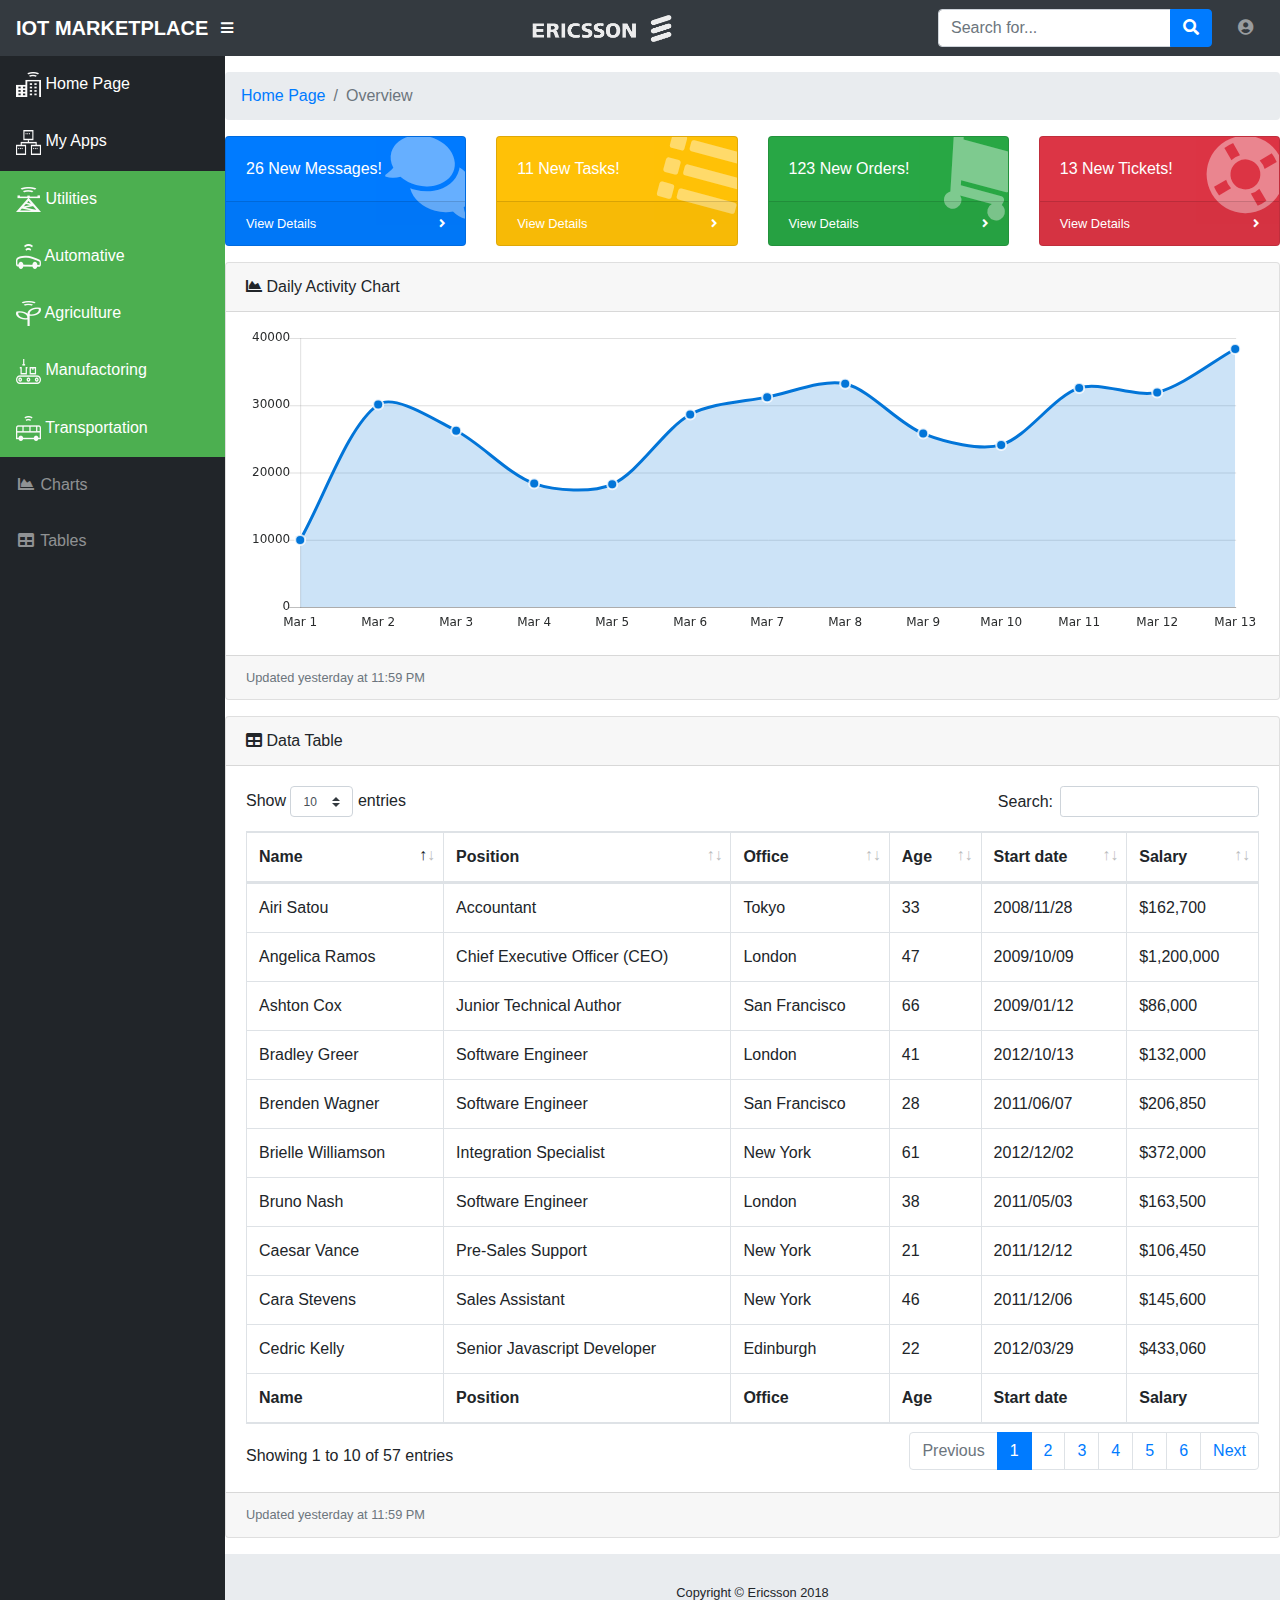
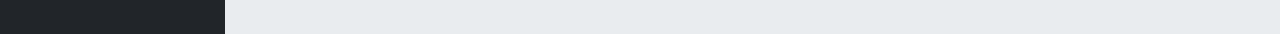
<file: electricity.html>
<!DOCTYPE html>
<html lang="en">
<style>

  .sidebar-size{
    width: 25px;
    height: 25px;
  }

  .utilities-icon{
    background-image: url(images/utilities.jpg);
    height: 18px;
    background-repeat: no-repeat;
    background-size: contain;  }

  .dropdown-item-small{
      left: 90px !important;
  }

  .utilities-dropdown{
      top: 173px;
      left: 225px;
  }

  .electricity-dropdown{
    top:224px;
  }

  .automative-dropdown{
      top: 232px;
      left: 225px;
  }

  .agriculture-dropdown{
      top: 290px;
      left: 225px;
  }

  .manufactoring-dropdown{
      top: 349px;
      left: 225px;
  }

  .transportation-dropdown{
      top: 407px;
      left: 225px;
  }

  .dropbtn {
    background-color: #4CAF50;
    color: white;
    padding: 16px;
    font-size: 16px;
    border: none;
    cursor: pointer;
  }

  .dropbtn:hover, .dropbtn:focus {
    background-color: #3e8e41;
  }


  #closeLayer{
    width: 100%;
      height: 90%;
    background: transparent;
    position: absolute;
    z-index: 1;
  }

  #utilitiesInput {
    
    background-image: url('searchicon.png');
    background-position: 14px 12px;
    background-repeat: no-repeat;
    font-size: 16px;
    padding: 14px 20px 18px 45px;
    border: none;
    border-bottom: 1px solid #ddd;
  }

  #utilitiesInput:focus {outline: 3px solid #ddd;}

  #electricityInput {
    
    background-image: url('searchicon.png');
    background-position: 14px 12px;
    background-repeat: no-repeat;
    font-size: 16px;
    padding: 14px 20px 18px 45px;
    border: none;
    border-bottom: 1px solid #ddd;
  }

  #electricityInput:focus {outline: 3px solid #ddd;}

  #automativeInput {
      
      background-image: url('searchicon.png');
      background-position: 14px 12px;
      background-repeat: no-repeat;
      font-size: 16px;
      padding: 14px 20px 18px 45px;
      border: none;
      border-bottom: 1px solid #ddd;
  }

  #automativeInput:focus {outline: 3px solid #ddd;}

  #agricultureInput {
      
      background-image: url('searchicon.png');
      background-position: 14px 12px;
      background-repeat: no-repeat;
      font-size: 16px;
      padding: 14px 20px 18px 45px;
      border: none;
      border-bottom: 1px solid #ddd;
  }

  #agricultureInput:focus {outline: 3px solid #ddd;}

  #manufactoringInput {
      border-box: box-sizing;
      background-image: url('searchicon.png');
      background-position: 14px 12px;
      background-repeat: no-repeat;
      font-size: 16px;
      padding: 14px 20px 18px 45px;
      border: none;
      border-bottom: 1px solid #ddd;
  }

  #manufactoringInput:focus {outline: 3px solid #ddd;}

  #transportationInput {
    
    background-image: url('searchicon.png');
    background-position: 14px 12px;
    background-repeat: no-repeat;
    font-size: 16px;
    padding: 14px 20px 18px 45px;
    border: none;
    border-bottom: 1px solid #ddd;
  }

  #transportationInput:focus {outline: 3px solid #ddd;}

  .dropdown {
    position: relative;
    display: inline-block;
  }

  .dropdown-content {
    display: none;
    position: absolute;
    background-color: #0fc373;
    min-width: 230px;
    overflow: auto;
    border: 1px solid #ddd;
    z-index: 2;
  }

  .dropdown-content a {
    color: white    ;
    padding: 12px 16px;
    text-decoration: none;
    display: block;
  }

  .dropdown a:hover {background-color: #ddd;}


  .show {display: block;}

  .hidden {display: none;}



</style>


  <head>

    <meta charset="utf-8">
    <meta http-equiv="X-UA-Compatible" content="IE=edge">
    <meta name="viewport" content="width=device-width, initial-scale=1, shrink-to-fit=no">
    <meta name="description" content="">
    <meta name="author" content="">

    <title>IOT MARKETPLACE</title>

    <!-- Bootstrap core CSS-->
    <link href="vendor/bootstrap/css/bootstrap.min.css" rel="stylesheet">

    <!-- Custom fonts for this template-->
    <link href="vendor/fontawesome-free/css/all.min.css" rel="stylesheet" type="text/css">

    <!-- Page level plugin CSS-->
    <link href="vendor/datatables/dataTables.bootstrap4.css" rel="stylesheet">

    <!-- Custom styles for this template-->
    <link href="css/sb-admin.css" rel="stylesheet">
	<link href="css/generic.css" rel="stylesheet">

  </head>

  <body id="page-top">

  <nav class="navbar navbar-expand navbar-dark bg-dark static-top">

    <a class="navbar-brand mr-1 project-title-text" style="color:white; font-weight:bold;" href="index.html">IOT MARKETPLACE</a>
    <button class="btn btn-link btn-sm text-white order-1 order-sm-0" id="sidebarToggle" href="#">
      <i class="fas fa-bars"></i>
    </button>

    <img class="mb-4" src="style/image/ericsson_logo_name_white.png" alt="" width="150" height="37" style="margin: auto!important;margin-right: -1.5rem!important;">

    <!-- Navbar Search -->
    <form class="d-none d-md-inline-block form-inline ml-auto mr-0 mr-md-3 my-2 my-md-0">
      <div class="input-group">
        <input type="text" class="form-control" placeholder="Search for..." aria-label="Search" aria-describedby="basic-addon2">
        <div class="input-group-append">
          <button class="btn btn-primary" type="button">
            <i class="fas fa-search"></i>
          </button>
        </div>
      </div>
    </form>

    <!-- Navbar -->
    <ul class="navbar-nav ml-auto ml-md-0">
      <li class="nav-item dropdown no-arrow">
        <a class="nav-link dropdown-toggle" href="#" id="userDropdown" role="button" data-toggle="dropdown" aria-haspopup="true" aria-expanded="false">
          <i class="fas fa-user-circle fa-fw"></i>
        </a>
        <div class="dropdown-menu dropdown-menu-right" aria-labelledby="userDropdown">
          <a class="dropdown-item" href="#">Settings</a>
          <a class="dropdown-item" href="#">Activity Log</a>
          <div class="dropdown-divider"></div>
          <a class="dropdown-item" href="#" data-toggle="modal" data-target="#logoutModal">Logout</a>
        </div>
      </li>
    </ul>

  </nav>

    <div id="wrapper">

      <!-- Sidebar -->
      <ul class="sidebar navbar-nav">
        <li class="nav-item active">
          <a class="nav-link" href="index.html">
              <img class="sidebar-size" src="images/iot_smart_cities_black.png">
            <span>Home Page</span>
          </a>
        </li>
        <li class="nav-item active">
          <a class="nav-link" href="myapps.html">
             <img class="sidebar-size" src="images/software_network_black.png">
            <span>My Apps</span>
          </a>
        </li>
        <li class="nav-item active dropdown">
          <button onclick="openUtilitiesPanel()" class="nav-link dropbtn">

            <img class="sidebar-size" src="images/industries_utilities_black.png">


            <span>Utilities</span>

          </button>
        </li>
        <!--<li class="nav-item active dropdown">
          <button onclick="openElectricityPanel()" class="nav-link dropbtn">
            <img class="sidebar-size" src="images/electricity.png">
            <span>Electricity</span>
          </button>
        </li>-->
          <li class="nav-item active dropdown">
              <button onclick="openAutomativePanel()" class="nav-link dropbtn">


                  <img class="sidebar-size" src="images/industries_automotive_black.png">

                  <!--
                              <img class="sidebar-size" src="[data-uri]">
                  -->

                  <span>Automative</span>

              </button>
          </li>


          <li class="nav-item active dropdown">
              <button onclick="openAgriculturePanel()" class="nav-link dropbtn">


                  <img class="sidebar-size" src="images/industries_agriculture_black.png">

                  <!--
                              <img class="sidebar-size" src="[data-uri]">
                  -->

                  <span>Agriculture</span>

              </button>
          </li>


          <li class="nav-item active dropdown">
              <button onclick="openManufactoringPanel()" class="nav-link dropbtn">


                  <img class="sidebar-size" src="images/Industries_manufacturing_2_black.png">

                  <!--
                              <img class="sidebar-size" src="[data-uri]">
                  -->

                  <span>Manufactoring</span>

              </button>
          </li>

          <li class="nav-item active dropdown">
          <button onclick="openTransportationPanel()" class="nav-link dropbtn">

            <img class="sidebar-size" src="images/iot_public_transport_black.png">

<!--
            <i class="sidebar-size fas fa-fw  fa fa-plane"></i>
-->


            <span>Transportation</span>

          </button>
        </li>




          <li class="nav-item">
              <a class="nav-link" href="charts.html">
                  <i class="fas fa-fw fa-chart-area"></i>
                  <span>Charts</span></a>
          </li>
          <li class="nav-item">
              <a class="nav-link" href="tables.html">
                  <i class="fas fa-fw fa-table"></i>
                  <span>Tables</span></a>
          </li>
      
      </ul>

      <div id="content-wrapper">

          <div id="closeLayer" class="hidden" onclick="closeIndustryPanels()">

          </div>

          <div id="utilitiesDropdown" class="dropdown-content utilities-dropdown">
              <input type="text" placeholder="Utilities industry" id="utilitiesInput" onkeyup="filterFunctionUtilities()">
              <a href="gediz.html">Gediz</a>
              <a href="#base">Iski</a>
              <a href="#blog">Izsu</a>
              <a href="#contact">Tedas</a>
              <a href="#custom">Medas</a>
              <a href="#support">Adm</a>
              <a href="#tools">Deski</a>
          </div>
          <div id="electricityDropdown" class="dropdown-content electricity-dropdown">
              <input type="text" placeholder="Electricity industry" id="electricityInput" onkeyup="filterFunctionElectricity()">
              <a href="#about">About</a>
              <a href="#base">Base</a>
              <a href="#blog">Blog</a>
              <a href="#contact">Contact</a>
              <a href="#custom">Custom</a>
              <a href="#support">Support</a>
              <a href="#tools">Tools</a>
          </div>
          <div id="automativeDropdown" class="dropdown-content automative-dropdown">
              <input type="text" placeholder="Automative industry" id="automativeInput" onkeyup="filterFunctionAutomative()">
              <a href="#about">Audi</a>
              <a href="#base">Renault</a>
              <a href="#blog">Bmw</a>
              <a href="#contact">Wolksvagen</a>
              <a href="#custom">Fiat</a>
              <a href="#support">Mercedes</a>
              <a href="#tools">Porsche</a>
          </div>
          <div id="agricultureDropdown" class="dropdown-content agriculture-dropdown">
              <input type="text" placeholder="Agriculture industry" id="agricultureInput" onkeyup="filterFunctionAgriculture()">
              <a href="#about">Etko</a>
              <a href="#base">Tarsa</a>
              <a href="#blog">Torku</a>
              <a href="#contact">Orion</a>
              <a href="#custom">Atlas</a>
              <a href="#support">Adm</a>
              <a href="#tools">Bunge</a>
          </div>
          <div id="manufactoringDropdown" class="dropdown-content manufactoring-dropdown">
              <input type="text" placeholder="Manufactoring industry" id="manufactoringInput" onkeyup="filterFunctionManufactoring()">
              <a href="#about">Flavourtech</a>
              <a href="#base">Honeywell</a>
              <a href="#blog">Flexlink</a>
              <a href="#contact">Orimpex</a>
              <a href="#custom">Gaspara</a>
              <a href="#support">RigaWood</a>
              <a href="#tools">Felda</a>
          </div>
          <div id="transportationDropdown" class="dropdown-content transportation-dropdown">
              <input type="text" placeholder="Transportation industry" id="transportationInput" onkeyup="filterFunctionTransportation()">
              <a href="#about">Thy</a>
              <a href="#base">Origin</a>
              <a href="#blog">UnitedArabShipping</a>
              <a href="#contact">Omega</a>
              <a href="#custom">Catoni</a>
              <a href="#support">Compass</a>
              <a href="dhl.html">Dhl</a>
          </div>

          <div class="container-fluid"></div>

          <!-- Breadcrumbs-->
          <ol class="breadcrumb">
            <li class="breadcrumb-item">
              <a href="index.html">Home Page</a>
            </li>
            <li class="breadcrumb-item active">Overview</li>
          </ol>

          <!-- Icon Cards-->
          <div class="row">
            <div class="col-xl-3 col-sm-6 mb-3">
              <div class="card text-white bg-primary o-hidden h-100">
                <div class="card-body">
                  <div class="card-body-icon">
                    <i class="fas fa-fw fa-comments"></i>
                  </div>
                  <div class="mr-5">26 New Messages!</div>
                </div>
                <a class="card-footer text-white clearfix small z-1" href="myapps.html">
                  <span class="float-left">View Details</span>
                  <span class="float-right">
                    <i class="fas fa-angle-right"></i>
                  </span>
                </a>
              </div>
            </div>
            <div class="col-xl-3 col-sm-6 mb-3">
              <div class="card text-white bg-warning o-hidden h-100">
                <div class="card-body">
                  <div class="card-body-icon">
                    <i class="fas fa-fw fa-list"></i>
                  </div>
                  <div class="mr-5">11 New Tasks!</div>
                </div>
                <a class="card-footer text-white clearfix small z-1" href="#">
                  <span class="float-left">View Details</span>
                  <span class="float-right">
                    <i class="fas fa-angle-right"></i>
                  </span>
                </a>
              </div>
            </div>
            <div class="col-xl-3 col-sm-6 mb-3">
              <div class="card text-white bg-success o-hidden h-100">
                <div class="card-body">
                  <div class="card-body-icon">
                    <i class="fas fa-fw fa-shopping-cart"></i>
                  </div>
                  <div class="mr-5">123 New Orders!</div>
                </div>
                <a class="card-footer text-white clearfix small z-1" href="#">
                  <span class="float-left">View Details</span>
                  <span class="float-right">
                    <i class="fas fa-angle-right"></i>
                  </span>
                </a>
              </div>
            </div>
            <div class="col-xl-3 col-sm-6 mb-3">
              <div class="card text-white bg-danger o-hidden h-100">
                <div class="card-body">
                  <div class="card-body-icon">
                    <i class="fas fa-fw fa-life-ring"></i>
                  </div>
                  <div class="mr-5">13 New Tickets!</div>
                </div>
                <a class="card-footer text-white clearfix small z-1" href="#">
                  <span class="float-left">View Details</span>
                  <span class="float-right">
                    <i class="fas fa-angle-right"></i>
                  </span>
                </a>
              </div>
            </div>
          </div>

          <!-- Daily Activity Chart-->
          <div class="card mb-3">
            <div class="card-header">
              <i class="fas fa-chart-area"></i>
              Daily Activity Chart</div>
            <div class="card-body">
              <canvas id="myAreaChart" width="100%" height="30"></canvas>
            </div>
            <div class="card-footer small text-muted">Updated yesterday at 11:59 PM</div>
          </div>

          <!-- DataTables Example -->
          <div class="card mb-3">
            <div class="card-header">
              <i class="fas fa-table"></i>
              Data Table</div>
            <div class="card-body">
              <div class="table-responsive">
                <table class="table table-bordered" id="dataTable" width="100%" cellspacing="0">
                  <thead>
                    <tr>
                      <th>Name</th>
                      <th>Position</th>
                      <th>Office</th>
                      <th>Age</th>
                      <th>Start date</th>
                      <th>Salary</th>
                    </tr>
                  </thead>
                  <tfoot>
                    <tr>
                      <th>Name</th>
                      <th>Position</th>
                      <th>Office</th>
                      <th>Age</th>
                      <th>Start date</th>
                      <th>Salary</th>
                    </tr>
                  </tfoot>
                  <tbody>
                    <tr>
                      <td>Tiger Nixon</td>
                      <td>System Architect</td>
                      <td>Edinburgh</td>
                      <td>61</td>
                      <td>2011/04/25</td>
                      <td>$320,800</td>
                    </tr>
                    <tr>
                      <td>Garrett Winters</td>
                      <td>Accountant</td>
                      <td>Tokyo</td>
                      <td>63</td>
                      <td>2011/07/25</td>
                      <td>$170,750</td>
                    </tr>
                    <tr>
                      <td>Ashton Cox</td>
                      <td>Junior Technical Author</td>
                      <td>San Francisco</td>
                      <td>66</td>
                      <td>2009/01/12</td>
                      <td>$86,000</td>
                    </tr>
                    <tr>
                      <td>Cedric Kelly</td>
                      <td>Senior Javascript Developer</td>
                      <td>Edinburgh</td>
                      <td>22</td>
                      <td>2012/03/29</td>
                      <td>$433,060</td>
                    </tr>
                    <tr>
                      <td>Airi Satou</td>
                      <td>Accountant</td>
                      <td>Tokyo</td>
                      <td>33</td>
                      <td>2008/11/28</td>
                      <td>$162,700</td>
                    </tr>
                    <tr>
                      <td>Brielle Williamson</td>
                      <td>Integration Specialist</td>
                      <td>New York</td>
                      <td>61</td>
                      <td>2012/12/02</td>
                      <td>$372,000</td>
                    </tr>
                    <tr>
                      <td>Herrod Chandler</td>
                      <td>Sales Assistant</td>
                      <td>San Francisco</td>
                      <td>59</td>
                      <td>2012/08/06</td>
                      <td>$137,500</td>
                    </tr>
                    <tr>
                      <td>Rhona Davidson</td>
                      <td>Integration Specialist</td>
                      <td>Tokyo</td>
                      <td>55</td>
                      <td>2010/10/14</td>
                      <td>$327,900</td>
                    </tr>
                    <tr>
                      <td>Colleen Hurst</td>
                      <td>Javascript Developer</td>
                      <td>San Francisco</td>
                      <td>39</td>
                      <td>2009/09/15</td>
                      <td>$205,500</td>
                    </tr>
                    <tr>
                      <td>Sonya Frost</td>
                      <td>Software Engineer</td>
                      <td>Edinburgh</td>
                      <td>23</td>
                      <td>2008/12/13</td>
                      <td>$103,600</td>
                    </tr>
                    <tr>
                      <td>Jena Gaines</td>
                      <td>Office Manager</td>
                      <td>London</td>
                      <td>30</td>
                      <td>2008/12/19</td>
                      <td>$90,560</td>
                    </tr>
                    <tr>
                      <td>Quinn Flynn</td>
                      <td>Support Lead</td>
                      <td>Edinburgh</td>
                      <td>22</td>
                      <td>2013/03/03</td>
                      <td>$342,000</td>
                    </tr>
                    <tr>
                      <td>Charde Marshall</td>
                      <td>Regional Director</td>
                      <td>San Francisco</td>
                      <td>36</td>
                      <td>2008/10/16</td>
                      <td>$470,600</td>
                    </tr>
                    <tr>
                      <td>Haley Kennedy</td>
                      <td>Senior Marketing Designer</td>
                      <td>London</td>
                      <td>43</td>
                      <td>2012/12/18</td>
                      <td>$313,500</td>
                    </tr>
                    <tr>
                      <td>Tatyana Fitzpatrick</td>
                      <td>Regional Director</td>
                      <td>London</td>
                      <td>19</td>
                      <td>2010/03/17</td>
                      <td>$385,750</td>
                    </tr>
                    <tr>
                      <td>Michael Silva</td>
                      <td>Marketing Designer</td>
                      <td>London</td>
                      <td>66</td>
                      <td>2012/11/27</td>
                      <td>$198,500</td>
                    </tr>
                    <tr>
                      <td>Paul Byrd</td>
                      <td>Chief Financial Officer (CFO)</td>
                      <td>New York</td>
                      <td>64</td>
                      <td>2010/06/09</td>
                      <td>$725,000</td>
                    </tr>
                    <tr>
                      <td>Gloria Little</td>
                      <td>Systems Administrator</td>
                      <td>New York</td>
                      <td>59</td>
                      <td>2009/04/10</td>
                      <td>$237,500</td>
                    </tr>
                    <tr>
                      <td>Bradley Greer</td>
                      <td>Software Engineer</td>
                      <td>London</td>
                      <td>41</td>
                      <td>2012/10/13</td>
                      <td>$132,000</td>
                    </tr>
                    <tr>
                      <td>Dai Rios</td>
                      <td>Personnel Lead</td>
                      <td>Edinburgh</td>
                      <td>35</td>
                      <td>2012/09/26</td>
                      <td>$217,500</td>
                    </tr>
                    <tr>
                      <td>Jenette Caldwell</td>
                      <td>Development Lead</td>
                      <td>New York</td>
                      <td>30</td>
                      <td>2011/09/03</td>
                      <td>$345,000</td>
                    </tr>
                    <tr>
                      <td>Yuri Berry</td>
                      <td>Chief Marketing Officer (CMO)</td>
                      <td>New York</td>
                      <td>40</td>
                      <td>2009/06/25</td>
                      <td>$675,000</td>
                    </tr>
                    <tr>
                      <td>Caesar Vance</td>
                      <td>Pre-Sales Support</td>
                      <td>New York</td>
                      <td>21</td>
                      <td>2011/12/12</td>
                      <td>$106,450</td>
                    </tr>
                    <tr>
                      <td>Doris Wilder</td>
                      <td>Sales Assistant</td>
                      <td>Sidney</td>
                      <td>23</td>
                      <td>2010/09/20</td>
                      <td>$85,600</td>
                    </tr>
                    <tr>
                      <td>Angelica Ramos</td>
                      <td>Chief Executive Officer (CEO)</td>
                      <td>London</td>
                      <td>47</td>
                      <td>2009/10/09</td>
                      <td>$1,200,000</td>
                    </tr>
                    <tr>
                      <td>Gavin Joyce</td>
                      <td>Developer</td>
                      <td>Edinburgh</td>
                      <td>42</td>
                      <td>2010/12/22</td>
                      <td>$92,575</td>
                    </tr>
                    <tr>
                      <td>Jennifer Chang</td>
                      <td>Regional Director</td>
                      <td>Singapore</td>
                      <td>28</td>
                      <td>2010/11/14</td>
                      <td>$357,650</td>
                    </tr>
                    <tr>
                      <td>Brenden Wagner</td>
                      <td>Software Engineer</td>
                      <td>San Francisco</td>
                      <td>28</td>
                      <td>2011/06/07</td>
                      <td>$206,850</td>
                    </tr>
                    <tr>
                      <td>Fiona Green</td>
                      <td>Chief Operating Officer (COO)</td>
                      <td>San Francisco</td>
                      <td>48</td>
                      <td>2010/03/11</td>
                      <td>$850,000</td>
                    </tr>
                    <tr>
                      <td>Shou Itou</td>
                      <td>Regional Marketing</td>
                      <td>Tokyo</td>
                      <td>20</td>
                      <td>2011/08/14</td>
                      <td>$163,000</td>
                    </tr>
                    <tr>
                      <td>Michelle House</td>
                      <td>Integration Specialist</td>
                      <td>Sidney</td>
                      <td>37</td>
                      <td>2011/06/02</td>
                      <td>$95,400</td>
                    </tr>
                    <tr>
                      <td>Suki Burks</td>
                      <td>Developer</td>
                      <td>London</td>
                      <td>53</td>
                      <td>2009/10/22</td>
                      <td>$114,500</td>
                    </tr>
                    <tr>
                      <td>Prescott Bartlett</td>
                      <td>Technical Author</td>
                      <td>London</td>
                      <td>27</td>
                      <td>2011/05/07</td>
                      <td>$145,000</td>
                    </tr>
                    <tr>
                      <td>Gavin Cortez</td>
                      <td>Team Leader</td>
                      <td>San Francisco</td>
                      <td>22</td>
                      <td>2008/10/26</td>
                      <td>$235,500</td>
                    </tr>
                    <tr>
                      <td>Martena Mccray</td>
                      <td>Post-Sales support</td>
                      <td>Edinburgh</td>
                      <td>46</td>
                      <td>2011/03/09</td>
                      <td>$324,050</td>
                    </tr>
                    <tr>
                      <td>Unity Butler</td>
                      <td>Marketing Designer</td>
                      <td>San Francisco</td>
                      <td>47</td>
                      <td>2009/12/09</td>
                      <td>$85,675</td>
                    </tr>
                    <tr>
                      <td>Howard Hatfield</td>
                      <td>Office Manager</td>
                      <td>San Francisco</td>
                      <td>51</td>
                      <td>2008/12/16</td>
                      <td>$164,500</td>
                    </tr>
                    <tr>
                      <td>Hope Fuentes</td>
                      <td>Secretary</td>
                      <td>San Francisco</td>
                      <td>41</td>
                      <td>2010/02/12</td>
                      <td>$109,850</td>
                    </tr>
                    <tr>
                      <td>Vivian Harrell</td>
                      <td>Financial Controller</td>
                      <td>San Francisco</td>
                      <td>62</td>
                      <td>2009/02/14</td>
                      <td>$452,500</td>
                    </tr>
                    <tr>
                      <td>Timothy Mooney</td>
                      <td>Office Manager</td>
                      <td>London</td>
                      <td>37</td>
                      <td>2008/12/11</td>
                      <td>$136,200</td>
                    </tr>
                    <tr>
                      <td>Jackson Bradshaw</td>
                      <td>Director</td>
                      <td>New York</td>
                      <td>65</td>
                      <td>2008/09/26</td>
                      <td>$645,750</td>
                    </tr>
                    <tr>
                      <td>Olivia Liang</td>
                      <td>Support Engineer</td>
                      <td>Singapore</td>
                      <td>64</td>
                      <td>2011/02/03</td>
                      <td>$234,500</td>
                    </tr>
                    <tr>
                      <td>Bruno Nash</td>
                      <td>Software Engineer</td>
                      <td>London</td>
                      <td>38</td>
                      <td>2011/05/03</td>
                      <td>$163,500</td>
                    </tr>
                    <tr>
                      <td>Sakura Yamamoto</td>
                      <td>Support Engineer</td>
                      <td>Tokyo</td>
                      <td>37</td>
                      <td>2009/08/19</td>
                      <td>$139,575</td>
                    </tr>
                    <tr>
                      <td>Thor Walton</td>
                      <td>Developer</td>
                      <td>New York</td>
                      <td>61</td>
                      <td>2013/08/11</td>
                      <td>$98,540</td>
                    </tr>
                    <tr>
                      <td>Finn Camacho</td>
                      <td>Support Engineer</td>
                      <td>San Francisco</td>
                      <td>47</td>
                      <td>2009/07/07</td>
                      <td>$87,500</td>
                    </tr>
                    <tr>
                      <td>Serge Baldwin</td>
                      <td>Data Coordinator</td>
                      <td>Singapore</td>
                      <td>64</td>
                      <td>2012/04/09</td>
                      <td>$138,575</td>
                    </tr>
                    <tr>
                      <td>Zenaida Frank</td>
                      <td>Software Engineer</td>
                      <td>New York</td>
                      <td>63</td>
                      <td>2010/01/04</td>
                      <td>$125,250</td>
                    </tr>
                    <tr>
                      <td>Zorita Serrano</td>
                      <td>Software Engineer</td>
                      <td>San Francisco</td>
                      <td>56</td>
                      <td>2012/06/01</td>
                      <td>$115,000</td>
                    </tr>
                    <tr>
                      <td>Jennifer Acosta</td>
                      <td>Junior Javascript Developer</td>
                      <td>Edinburgh</td>
                      <td>43</td>
                      <td>2013/02/01</td>
                      <td>$75,650</td>
                    </tr>
                    <tr>
                      <td>Cara Stevens</td>
                      <td>Sales Assistant</td>
                      <td>New York</td>
                      <td>46</td>
                      <td>2011/12/06</td>
                      <td>$145,600</td>
                    </tr>
                    <tr>
                      <td>Hermione Butler</td>
                      <td>Regional Director</td>
                      <td>London</td>
                      <td>47</td>
                      <td>2011/03/21</td>
                      <td>$356,250</td>
                    </tr>
                    <tr>
                      <td>Lael Greer</td>
                      <td>Systems Administrator</td>
                      <td>London</td>
                      <td>21</td>
                      <td>2009/02/27</td>
                      <td>$103,500</td>
                    </tr>
                    <tr>
                      <td>Jonas Alexander</td>
                      <td>Developer</td>
                      <td>San Francisco</td>
                      <td>30</td>
                      <td>2010/07/14</td>
                      <td>$86,500</td>
                    </tr>
                    <tr>
                      <td>Shad Decker</td>
                      <td>Regional Director</td>
                      <td>Edinburgh</td>
                      <td>51</td>
                      <td>2008/11/13</td>
                      <td>$183,000</td>
                    </tr>
                    <tr>
                      <td>Michael Bruce</td>
                      <td>Javascript Developer</td>
                      <td>Singapore</td>
                      <td>29</td>
                      <td>2011/06/27</td>
                      <td>$183,000</td>
                    </tr>
                    <tr>
                      <td>Donna Snider</td>
                      <td>Customer Support</td>
                      <td>New York</td>
                      <td>27</td>
                      <td>2011/01/25</td>
                      <td>$112,000</td>
                    </tr>
                  </tbody>
                </table>
              </div>
            </div>
            <div class="card-footer small text-muted">Updated yesterday at 11:59 PM</div>
          </div>

        </div>
        <!-- /.container-fluid -->

        <!-- Sticky Footer -->
        <footer class="sticky-footer">
          <div class="container my-auto">
            <div class="copyright text-center my-auto">
              <span>Copyright © Your Website 2018</span>
            </div>
          </div>
        </footer>

      </div>
      <!-- /.content-wrapper -->

    </div>
    <!-- /#wrapper -->

    <!-- Scroll to Top Button-->
    <a class="scroll-to-top rounded" href="#page-top">
      <i class="fas fa-angle-up"></i>
    </a>

    <!-- Logout Modal-->
    <div class="modal fade" id="logoutModal" tabindex="-1" role="dialog" aria-labelledby="exampleModalLabel" aria-hidden="true">
      <div class="modal-dialog" role="document">
        <div class="modal-content">
          <div class="modal-header">
            <h5 class="modal-title" id="exampleModalLabel">Ready to Leave?</h5>
            <button class="close" type="button" data-dismiss="modal" aria-label="Close">
              <span aria-hidden="true">×</span>
            </button>
          </div>
          <div class="modal-body">Select "Logout" below if you are ready to end your current session.</div>
          <div class="modal-footer">
            <button class="btn btn-secondary" type="button" data-dismiss="modal">Cancel</button>
            <a class="btn btn-primary" href="login.html">Logout</a>
          </div>
        </div>
      </div>
    </div>

    <!-- Bootstrap core JavaScript-->
    <script src="vendor/jquery/jquery.min.js"></script>
    <script src="vendor/bootstrap/js/bootstrap.bundle.min.js"></script>

    <!-- Core plugin JavaScript-->
    <script src="vendor/jquery-easing/jquery.easing.min.js"></script>

    <!-- Page level plugin JavaScript-->
    <script src="vendor/chart.js/Chart.min.js"></script>
    <script src="vendor/datatables/jquery.dataTables.js"></script>
    <script src="vendor/datatables/dataTables.bootstrap4.js"></script>

    <!-- Custom scripts for all pages-->
    <script src="js/sb-admin.min.js"></script>

    <!-- Demo scripts for this page-->
    <script src="js/demo/datatables-demo.js"></script>
    <script src="js/demo/chart-area-demo.js"></script>

	    <!-- Sticky Footer -->
    <footer class="sticky-footer">
      <div class="container my-auto">
        <div class="copyright text-center my-auto">
          <span>Copyright © Ericsson 2018</span>
        </div>
      </div>
    </footer>
	    <script>
        /* When the user clicks on the button,
        toggle between hiding and showing the dropdown content */

        function hamburgerMenuPressed() {
            if($( "#page-top" ).hasClass( "sidebar-toggled" )){
                document.getElementById("utilitiesDropdown").classList.remove("dropdown-item-small");
                document.getElementById("electricityDropdown").classList.remove("dropdown-item-small");
                document.getElementById("transportationDropdown").classList.remove("dropdown-item-small");
                document.getElementById("automativeDropdown").classList.remove("dropdown-item-small");
                document.getElementById("agricultureDropdown").classList.remove("dropdown-item-small");
                document.getElementById("manufactoringDropdown").classList.remove("dropdown-item-small");


            }else{

                document.getElementById("utilitiesDropdown").classList.add("dropdown-item-small");
                document.getElementById("electricityDropdown").classList.add("dropdown-item-small");
                document.getElementById("transportationDropdown").classList.add("dropdown-item-small");
                document.getElementById("automativeDropdown").classList.add("dropdown-item-small");
                document.getElementById("agricultureDropdown").classList.add("dropdown-item-small");
                document.getElementById("manufactoringDropdown").classList.add("dropdown-item-small");
            }
        }

        function showCloseLayer() {
            document.getElementById("closeLayer").classList.add("show");
            document.getElementById("closeLayer").classList.remove("hidden");

        }

        function hideCloseLayer() {
            document.getElementById("closeLayer").classList.remove("show");
            document.getElementById("closeLayer").classList.add("hidden");

        }

        function closeIndustryPanels() {
            document.getElementById("utilitiesDropdown").classList.remove("show");
            document.getElementById("electricityDropdown").classList.remove("show");
            document.getElementById("transportationDropdown").classList.remove("show");
            document.getElementById("automativeDropdown").classList.remove("show");
            document.getElementById("agricultureDropdown").classList.remove("show");
            document.getElementById("manufactoringDropdown").classList.remove("show");



            hideCloseLayer();

        }

        function closeUtilitiesPanel() {
            document.getElementById("utilitiesDropdown").classList.remove("show");
        }

        function closeElectirictyPanel() {
            document.getElementById("electricityDropdown").classList.remove("show");
        }

        function closeAutomativePanel() {
            document.getElementById("automativeDropdown").classList.remove("show");
        }

        function closeAgriculturePanel() {
            document.getElementById("agricultureDropdown").classList.remove("show");
        }

        function closeManufactoringPanel() {
            document.getElementById("manufactoringDropdown").classList.remove("show");
        }

        function closeTransportationPanel() {
            document.getElementById("transportationDropdown").classList.remove("show");
        }

        function openUtilitiesPanel() {
            //closeUtilitiesPanel();
            closeElectirictyPanel();
            closeAutomativePanel();
            closeAgriculturePanel();
            closeManufactoringPanel();
            closeTransportationPanel();
            document.getElementById("utilitiesDropdown").classList.toggle("show");

            if($( "#utilitiesDropdown" ).hasClass( "show" )){
                showCloseLayer();
            }else{
                hideCloseLayer();
            }

        }

        function filterFunctionUtilities() {
            var input, filter, ul, li, a, i;
            input = document.getElementById("utilitiesInput");
            filter = input.value.toUpperCase();
            div = document.getElementById("utilitiesDropdown");
            a = div.getElementsByTagName("a");
            for (i = 0; i < a.length; i++) {
                if (a[i].innerHTML.toUpperCase().indexOf(filter) > -1) {
                    a[i].style.display = "";
                } else {
                    a[i].style.display = "none";
                }
            }
        }


        function openElectricityPanel() {
            closeUtilitiesPanel();
            //closeElectirictyPanel();
            closeAutomativePanel();
            closeAgriculturePanel();
            closeManufactoringPanel();
            closeTransportationPanel();


            document.getElementById("electricityDropdown").classList.toggle("show");

            if($( "#electricityDropdown" ).hasClass( "show" )){
                showCloseLayer();
            }else{
                hideCloseLayer();
            }
        }

        function openAgriculturePanel() {
            closeUtilitiesPanel();
            closeElectirictyPanel();
            closeAutomativePanel();
            //closeAgriculturePanel();
            closeManufactoringPanel();
            closeTransportationPanel();
            document.getElementById("agricultureDropdown").classList.toggle("show");

            if($( "#agricultureDropdown" ).hasClass( "show" )){
                showCloseLayer();
            }else{
                hideCloseLayer();
            }
        }

        function openManufactoringPanel() {
            closeUtilitiesPanel();
            closeElectirictyPanel();
            closeAutomativePanel();
            closeAgriculturePanel();
            //closeManufactoringPanel();
            closeTransportationPanel();
            document.getElementById("manufactoringDropdown").classList.toggle("show");

            if($( "#manufactoringDropdown" ).hasClass( "show" )){
                showCloseLayer();
            }else{
                hideCloseLayer();
            }
        }

        function openAutomativePanel() {
            closeUtilitiesPanel();
            closeElectirictyPanel();
            //closeAutomativePanel();
            closeAgriculturePanel();
            closeManufactoringPanel();
            closeTransportationPanel();
            document.getElementById("automativeDropdown").classList.toggle("show");

            if($( "#automativeDropdown" ).hasClass( "show" )){
                showCloseLayer();
            }else{
                hideCloseLayer();
            }
        }


        function openTransportationPanel() {
            closeUtilitiesPanel();
            closeElectirictyPanel();
                closeAutomativePanel();
            closeAgriculturePanel();
            closeManufactoringPanel();
            //closeTransportationPanel();
            document.getElementById("transportationDropdown").classList.toggle("show");


            if($( "#transportationDropdown" ).hasClass( "show" )){
                showCloseLayer();
            }else{
                hideCloseLayer();
            }
        }
        function filterFunctionElectricity() {
            var input, filter, ul, li, a, i;
            input = document.getElementById("electricityInput");
            filter = input.value.toUpperCase();
            div = document.getElementById("electricityDropdown");
            a = div.getElementsByTagName("a");
            for (i = 0; i < a.length; i++) {
                if (a[i].innerHTML.toUpperCase().indexOf(filter) > -1) {
                    a[i].style.display = "";
                } else {
                    a[i].style.display = "none";
                }
            }
        }

        function filterFunctionAutomative() {
            var input, filter, ul, li, a, i;
            input = document.getElementById("automativeInput");
            filter = input.value.toUpperCase();
            div = document.getElementById("automativeDropdown");
            a = div.getElementsByTagName("a");
            for (i = 0; i < a.length; i++) {
                if (a[i].innerHTML.toUpperCase().indexOf(filter) > -1) {
                    a[i].style.display = "";
                } else {
                    a[i].style.display = "none";
                }
            }
        }

        function filterFunctionAgriculture() {
            var input, filter, ul, li, a, i;
            input = document.getElementById("agricultureInput");
            filter = input.value.toUpperCase();
            div = document.getElementById("agricultureDropdown");
            a = div.getElementsByTagName("a");
            for (i = 0; i < a.length; i++) {
                if (a[i].innerHTML.toUpperCase().indexOf(filter) > -1) {
                    a[i].style.display = "";
                } else {
                    a[i].style.display = "none";
                }
            }
        }


        function filterFunctionManufactoring() {
            var input, filter, ul, li, a, i;
            input = document.getElementById("manufactoringInput");
            filter = input.value.toUpperCase();
            div = document.getElementById("manufactoringDropdown");
            a = div.getElementsByTagName("a");
            for (i = 0; i < a.length; i++) {
                if (a[i].innerHTML.toUpperCase().indexOf(filter) > -1) {
                    a[i].style.display = "";
                } else {
                    a[i].style.display = "none";
                }
            }
        }



        function filterFunctionTransportation() {
            var input, filter, ul, li, a, i;
            input = document.getElementById("transportationInput");
            filter = input.value.toUpperCase();
            div = document.getElementById("transportationDropdown");
            a = div.getElementsByTagName("a");
            for (i = 0; i < a.length; i++) {
                if (a[i].innerHTML.toUpperCase().indexOf(filter) > -1) {
                    a[i].style.display = "";
                } else {
                    a[i].style.display = "none";
                }
            }
        }
    </script>
  </body>

</html>
</file>
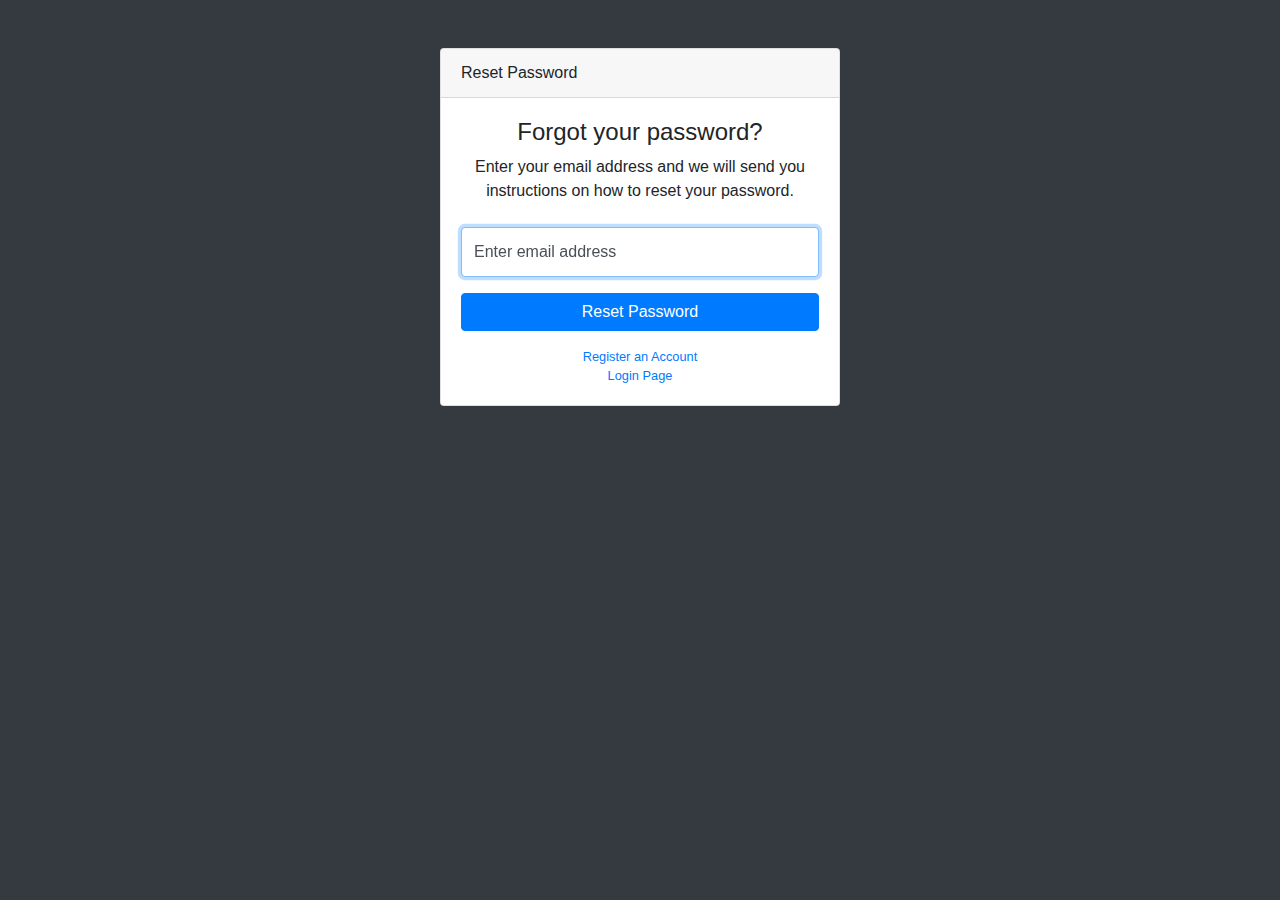
<file: forgot-password.html>
<!DOCTYPE html>
<html lang="en">

  <head>

    <meta charset="utf-8">
    <meta http-equiv="X-UA-Compatible" content="IE=edge">
    <meta name="viewport" content="width=device-width, initial-scale=1, shrink-to-fit=no">
    <meta name="description" content="">
    <meta name="author" content="">

    <title>SB Admin - Forgot Password</title>

    <!-- Bootstrap core CSS-->
    <link href="vendor/bootstrap/css/bootstrap.min.css" rel="stylesheet">

    <!-- Custom fonts for this template-->
    <link href="vendor/fontawesome-free/css/all.min.css" rel="stylesheet" type="text/css">

    <!-- Custom styles for this template-->
    <link href="css/sb-admin.css" rel="stylesheet">

  </head>

  <body class="bg-dark">

    <div class="container">
      <div class="card card-login mx-auto mt-5">
        <div class="card-header">Reset Password</div>
        <div class="card-body">
          <div class="text-center mb-4">
            <h4>Forgot your password?</h4>
            <p>Enter your email address and we will send you instructions on how to reset your password.</p>
          </div>
          <form>
            <div class="form-group">
              <div class="form-label-group">
                <input type="email" id="inputEmail" class="form-control" placeholder="Enter email address" required="required" autofocus="autofocus">
                <label for="inputEmail">Enter email address</label>
              </div>
            </div>
            <a class="btn btn-primary btn-block" href="login.html">Reset Password</a>
          </form>
          <div class="text-center">
            <a class="d-block small mt-3" href="register.html">Register an Account</a>
            <a class="d-block small" href="login.html">Login Page</a>
          </div>
        </div>
      </div>
    </div>

    <!-- Bootstrap core JavaScript-->
    <script src="vendor/jquery/jquery.min.js"></script>
    <script src="vendor/bootstrap/js/bootstrap.bundle.min.js"></script>

    <!-- Core plugin JavaScript-->
    <script src="vendor/jquery-easing/jquery.easing.min.js"></script>

  </body>

</html>
</file>
<file: css/generic.css>
#utilitiesInput::placeholder {color: white;}
#automativeInput::placeholder {color: white;}
#agricultureInput::placeholder {color: white;}
#manufactoringInput::placeholder {color: white;}
#transportationInput::placeholder {color: white;}


/*#utilitiesInput{    background-color: #0c9b5b;}
#automativeInput{    background-color: #0c9b5b;}
#agricultureInput{    background-color: #0c9b5b;}
#manufactoringInput{    background-color: #0c9b5b;}
#transportationInput{    background-color: #0c9b5b;}*/


#utilitiesInput{    background-color: #3e8e41;}
#automativeInput{    background-color: #3e8e41;}
#agricultureInput{    background-color: #3e8e41;}
#manufactoringInput{    background-color: #3e8e41;}
#transportationInput{    background-color: #3e8e41;}



#launchButton{
    display: block;
    margin: auto;
    width: 40%;
    margin-top: 30px;
}
</file>
<file: vendor/fontawesome-free/css/all.min.css>
/*!
 * Font Awesome Free 5.3.1 by @fontawesome - https://fontawesome.com
 * License - https://fontawesome.com/license/free (Icons: CC BY 4.0, Fonts: SIL OFL 1.1, Code: MIT License)
 */
.fa,.fab,.fal,.far,.fas{-moz-osx-font-smoothing:grayscale;-webkit-font-smoothing:antialiased;display:inline-block;font-style:normal;font-variant:normal;text-rendering:auto;line-height:1}.fa-lg{font-size:1.33333em;line-height:.75em;vertical-align:-.0667em}.fa-xs{font-size:.75em}.fa-sm{font-size:.875em}.fa-1x{font-size:1em}.fa-2x{font-size:2em}.fa-3x{font-size:3em}.fa-4x{font-size:4em}.fa-5x{font-size:5em}.fa-6x{font-size:6em}.fa-7x{font-size:7em}.fa-8x{font-size:8em}.fa-9x{font-size:9em}.fa-10x{font-size:10em}.fa-fw{text-align:center;width:1.25em}.fa-ul{list-style-type:none;margin-left:2.5em;padding-left:0}.fa-ul>li{position:relative}.fa-li{left:-2em;position:absolute;text-align:center;width:2em;line-height:inherit}.fa-border{border:.08em solid #eee;border-radius:.1em;padding:.2em .25em .15em}.fa-pull-left{float:left}.fa-pull-right{float:right}.fa.fa-pull-left,.fab.fa-pull-left,.fal.fa-pull-left,.far.fa-pull-left,.fas.fa-pull-left{margin-right:.3em}.fa.fa-pull-right,.fab.fa-pull-right,.fal.fa-pull-right,.far.fa-pull-right,.fas.fa-pull-right{margin-left:.3em}.fa-spin{animation:fa-spin 2s infinite linear}.fa-pulse{animation:fa-spin 1s infinite steps(8)}@keyframes fa-spin{0%{transform:rotate(0deg)}to{transform:rotate(1turn)}}.fa-rotate-90{-ms-filter:"progid:DXImageTransform.Microsoft.BasicImage(rotation=1)";transform:rotate(90deg)}.fa-rotate-180{-ms-filter:"progid:DXImageTransform.Microsoft.BasicImage(rotation=2)";transform:rotate(180deg)}.fa-rotate-270{-ms-filter:"progid:DXImageTransform.Microsoft.BasicImage(rotation=3)";transform:rotate(270deg)}.fa-flip-horizontal{-ms-filter:"progid:DXImageTransform.Microsoft.BasicImage(rotation=0, mirror=1)";transform:scaleX(-1)}.fa-flip-vertical{transform:scaleY(-1)}.fa-flip-horizontal.fa-flip-vertical,.fa-flip-vertical{-ms-filter:"progid:DXImageTransform.Microsoft.BasicImage(rotation=2, mirror=1)"}.fa-flip-horizontal.fa-flip-vertical{transform:scale(-1)}:root .fa-flip-horizontal,:root .fa-flip-vertical,:root .fa-rotate-90,:root .fa-rotate-180,:root .fa-rotate-270{-webkit-filter:none;filter:none}.fa-stack{display:inline-block;height:2em;line-height:2em;position:relative;vertical-align:middle;width:2em}.fa-stack-1x,.fa-stack-2x{left:0;position:absolute;text-align:center;width:100%}.fa-stack-1x{line-height:inherit}.fa-stack-2x{font-size:2em}.fa-inverse{color:#fff}.fa-500px:before{content:"\f26e"}.fa-accessible-icon:before{content:"\f368"}.fa-accusoft:before{content:"\f369"}.fa-ad:before{content:"\f641"}.fa-address-book:before{content:"\f2b9"}.fa-address-card:before{content:"\f2bb"}.fa-adjust:before{content:"\f042"}.fa-adn:before{content:"\f170"}.fa-adversal:before{content:"\f36a"}.fa-affiliatetheme:before{content:"\f36b"}.fa-air-freshener:before{content:"\f5d0"}.fa-algolia:before{content:"\f36c"}.fa-align-center:before{content:"\f037"}.fa-align-justify:before{content:"\f039"}.fa-align-left:before{content:"\f036"}.fa-align-right:before{content:"\f038"}.fa-alipay:before{content:"\f642"}.fa-allergies:before{content:"\f461"}.fa-amazon:before{content:"\f270"}.fa-amazon-pay:before{content:"\f42c"}.fa-ambulance:before{content:"\f0f9"}.fa-american-sign-language-interpreting:before{content:"\f2a3"}.fa-amilia:before{content:"\f36d"}.fa-anchor:before{content:"\f13d"}.fa-android:before{content:"\f17b"}.fa-angellist:before{content:"\f209"}.fa-angle-double-down:before{content:"\f103"}.fa-angle-double-left:before{content:"\f100"}.fa-angle-double-right:before{content:"\f101"}.fa-angle-double-up:before{content:"\f102"}.fa-angle-down:before{content:"\f107"}.fa-angle-left:before{content:"\f104"}.fa-angle-right:before{content:"\f105"}.fa-angle-up:before{content:"\f106"}.fa-angry:before{content:"\f556"}.fa-angrycreative:before{content:"\f36e"}.fa-angular:before{content:"\f420"}.fa-ankh:before{content:"\f644"}.fa-app-store:before{content:"\f36f"}.fa-app-store-ios:before{content:"\f370"}.fa-apper:before{content:"\f371"}.fa-apple:before{content:"\f179"}.fa-apple-alt:before{content:"\f5d1"}.fa-apple-pay:before{content:"\f415"}.fa-archive:before{content:"\f187"}.fa-archway:before{content:"\f557"}.fa-arrow-alt-circle-down:before{content:"\f358"}.fa-arrow-alt-circle-left:before{content:"\f359"}.fa-arrow-alt-circle-right:before{content:"\f35a"}.fa-arrow-alt-circle-up:before{content:"\f35b"}.fa-arrow-circle-down:before{content:"\f0ab"}.fa-arrow-circle-left:before{content:"\f0a8"}.fa-arrow-circle-right:before{content:"\f0a9"}.fa-arrow-circle-up:before{content:"\f0aa"}.fa-arrow-down:before{content:"\f063"}.fa-arrow-left:before{content:"\f060"}.fa-arrow-right:before{content:"\f061"}.fa-arrow-up:before{content:"\f062"}.fa-arrows-alt:before{content:"\f0b2"}.fa-arrows-alt-h:before{content:"\f337"}.fa-arrows-alt-v:before{content:"\f338"}.fa-assistive-listening-systems:before{content:"\f2a2"}.fa-asterisk:before{content:"\f069"}.fa-asymmetrik:before{content:"\f372"}.fa-at:before{content:"\f1fa"}.fa-atlas:before{content:"\f558"}.fa-atom:before{content:"\f5d2"}.fa-audible:before{content:"\f373"}.fa-audio-description:before{content:"\f29e"}.fa-autoprefixer:before{content:"\f41c"}.fa-avianex:before{content:"\f374"}.fa-aviato:before{content:"\f421"}.fa-award:before{content:"\f559"}.fa-aws:before{content:"\f375"}.fa-backspace:before{content:"\f55a"}.fa-backward:before{content:"\f04a"}.fa-balance-scale:before{content:"\f24e"}.fa-ban:before{content:"\f05e"}.fa-band-aid:before{content:"\f462"}.fa-bandcamp:before{content:"\f2d5"}.fa-barcode:before{content:"\f02a"}.fa-bars:before{content:"\f0c9"}.fa-baseball-ball:before{content:"\f433"}.fa-basketball-ball:before{content:"\f434"}.fa-bath:before{content:"\f2cd"}.fa-battery-empty:before{content:"\f244"}.fa-battery-full:before{content:"\f240"}.fa-battery-half:before{content:"\f242"}.fa-battery-quarter:before{content:"\f243"}.fa-battery-three-quarters:before{content:"\f241"}.fa-bed:before{content:"\f236"}.fa-beer:before{content:"\f0fc"}.fa-behance:before{content:"\f1b4"}.fa-behance-square:before{content:"\f1b5"}.fa-bell:before{content:"\f0f3"}.fa-bell-slash:before{content:"\f1f6"}.fa-bezier-curve:before{content:"\f55b"}.fa-bible:before{content:"\f647"}.fa-bicycle:before{content:"\f206"}.fa-bimobject:before{content:"\f378"}.fa-binoculars:before{content:"\f1e5"}.fa-birthday-cake:before{content:"\f1fd"}.fa-bitbucket:before{content:"\f171"}.fa-bitcoin:before{content:"\f379"}.fa-bity:before{content:"\f37a"}.fa-black-tie:before{content:"\f27e"}.fa-blackberry:before{content:"\f37b"}.fa-blender:before{content:"\f517"}.fa-blind:before{content:"\f29d"}.fa-blogger:before{content:"\f37c"}.fa-blogger-b:before{content:"\f37d"}.fa-bluetooth:before{content:"\f293"}.fa-bluetooth-b:before{content:"\f294"}.fa-bold:before{content:"\f032"}.fa-bolt:before{content:"\f0e7"}.fa-bomb:before{content:"\f1e2"}.fa-bone:before{content:"\f5d7"}.fa-bong:before{content:"\f55c"}.fa-book:before{content:"\f02d"}.fa-book-open:before{content:"\f518"}.fa-book-reader:before{content:"\f5da"}.fa-bookmark:before{content:"\f02e"}.fa-bowling-ball:before{content:"\f436"}.fa-box:before{content:"\f466"}.fa-box-open:before{content:"\f49e"}.fa-boxes:before{content:"\f468"}.fa-braille:before{content:"\f2a1"}.fa-brain:before{content:"\f5dc"}.fa-briefcase:before{content:"\f0b1"}.fa-briefcase-medical:before{content:"\f469"}.fa-broadcast-tower:before{content:"\f519"}.fa-broom:before{content:"\f51a"}.fa-brush:before{content:"\f55d"}.fa-btc:before{content:"\f15a"}.fa-bug:before{content:"\f188"}.fa-building:before{content:"\f1ad"}.fa-bullhorn:before{content:"\f0a1"}.fa-bullseye:before{content:"\f140"}.fa-burn:before{content:"\f46a"}.fa-buromobelexperte:before{content:"\f37f"}.fa-bus:before{content:"\f207"}.fa-bus-alt:before{content:"\f55e"}.fa-business-time:before{content:"\f64a"}.fa-buysellads:before{content:"\f20d"}.fa-calculator:before{content:"\f1ec"}.fa-calendar:before{content:"\f133"}.fa-calendar-alt:before{content:"\f073"}.fa-calendar-check:before{content:"\f274"}.fa-calendar-minus:before{content:"\f272"}.fa-calendar-plus:before{content:"\f271"}.fa-calendar-times:before{content:"\f273"}.fa-camera:before{content:"\f030"}.fa-camera-retro:before{content:"\f083"}.fa-cannabis:before{content:"\f55f"}.fa-capsules:before{content:"\f46b"}.fa-car:before{content:"\f1b9"}.fa-car-alt:before{content:"\f5de"}.fa-car-battery:before{content:"\f5df"}.fa-car-crash:before{content:"\f5e1"}.fa-car-side:before{content:"\f5e4"}.fa-caret-down:before{content:"\f0d7"}.fa-caret-left:before{content:"\f0d9"}.fa-caret-right:before{content:"\f0da"}.fa-caret-square-down:before{content:"\f150"}.fa-caret-square-left:before{content:"\f191"}.fa-caret-square-right:before{content:"\f152"}.fa-caret-square-up:before{content:"\f151"}.fa-caret-up:before{content:"\f0d8"}.fa-cart-arrow-down:before{content:"\f218"}.fa-cart-plus:before{content:"\f217"}.fa-cc-amazon-pay:before{content:"\f42d"}.fa-cc-amex:before{content:"\f1f3"}.fa-cc-apple-pay:before{content:"\f416"}.fa-cc-diners-club:before{content:"\f24c"}.fa-cc-discover:before{content:"\f1f2"}.fa-cc-jcb:before{content:"\f24b"}.fa-cc-mastercard:before{content:"\f1f1"}.fa-cc-paypal:before{content:"\f1f4"}.fa-cc-stripe:before{content:"\f1f5"}.fa-cc-visa:before{content:"\f1f0"}.fa-centercode:before{content:"\f380"}.fa-certificate:before{content:"\f0a3"}.fa-chalkboard:before{content:"\f51b"}.fa-chalkboard-teacher:before{content:"\f51c"}.fa-charging-station:before{content:"\f5e7"}.fa-chart-area:before{content:"\f1fe"}.fa-chart-bar:before{content:"\f080"}.fa-chart-line:before{content:"\f201"}.fa-chart-pie:before{content:"\f200"}.fa-check:before{content:"\f00c"}.fa-check-circle:before{content:"\f058"}.fa-check-double:before{content:"\f560"}.fa-check-square:before{content:"\f14a"}.fa-chess:before{content:"\f439"}.fa-chess-bishop:before{content:"\f43a"}.fa-chess-board:before{content:"\f43c"}.fa-chess-king:before{content:"\f43f"}.fa-chess-knight:before{content:"\f441"}.fa-chess-pawn:before{content:"\f443"}.fa-chess-queen:before{content:"\f445"}.fa-chess-rook:before{content:"\f447"}.fa-chevron-circle-down:before{content:"\f13a"}.fa-chevron-circle-left:before{content:"\f137"}.fa-chevron-circle-right:before{content:"\f138"}.fa-chevron-circle-up:before{content:"\f139"}.fa-chevron-down:before{content:"\f078"}.fa-chevron-left:before{content:"\f053"}.fa-chevron-right:before{content:"\f054"}.fa-chevron-up:before{content:"\f077"}.fa-child:before{content:"\f1ae"}.fa-chrome:before{content:"\f268"}.fa-church:before{content:"\f51d"}.fa-circle:before{content:"\f111"}.fa-circle-notch:before{content:"\f1ce"}.fa-city:before{content:"\f64f"}.fa-clipboard:before{content:"\f328"}.fa-clipboard-check:before{content:"\f46c"}.fa-clipboard-list:before{content:"\f46d"}.fa-clock:before{content:"\f017"}.fa-clone:before{content:"\f24d"}.fa-closed-captioning:before{content:"\f20a"}.fa-cloud:before{content:"\f0c2"}.fa-cloud-download-alt:before{content:"\f381"}.fa-cloud-upload-alt:before{content:"\f382"}.fa-cloudscale:before{content:"\f383"}.fa-cloudsmith:before{content:"\f384"}.fa-cloudversify:before{content:"\f385"}.fa-cocktail:before{content:"\f561"}.fa-code:before{content:"\f121"}.fa-code-branch:before{content:"\f126"}.fa-codepen:before{content:"\f1cb"}.fa-codiepie:before{content:"\f284"}.fa-coffee:before{content:"\f0f4"}.fa-cog:before{content:"\f013"}.fa-cogs:before{content:"\f085"}.fa-coins:before{content:"\f51e"}.fa-columns:before{content:"\f0db"}.fa-comment:before{content:"\f075"}.fa-comment-alt:before{content:"\f27a"}.fa-comment-dollar:before{content:"\f651"}.fa-comment-dots:before{content:"\f4ad"}.fa-comment-slash:before{content:"\f4b3"}.fa-comments:before{content:"\f086"}.fa-comments-dollar:before{content:"\f653"}.fa-compact-disc:before{content:"\f51f"}.fa-compass:before{content:"\f14e"}.fa-compress:before{content:"\f066"}.fa-concierge-bell:before{content:"\f562"}.fa-connectdevelop:before{content:"\f20e"}.fa-contao:before{content:"\f26d"}.fa-cookie:before{content:"\f563"}.fa-cookie-bite:before{content:"\f564"}.fa-copy:before{content:"\f0c5"}.fa-copyright:before{content:"\f1f9"}.fa-couch:before{content:"\f4b8"}.fa-cpanel:before{content:"\f388"}.fa-creative-commons:before{content:"\f25e"}.fa-creative-commons-by:before{content:"\f4e7"}.fa-creative-commons-nc:before{content:"\f4e8"}.fa-creative-commons-nc-eu:before{content:"\f4e9"}.fa-creative-commons-nc-jp:before{content:"\f4ea"}.fa-creative-commons-nd:before{content:"\f4eb"}.fa-creative-commons-pd:before{content:"\f4ec"}.fa-creative-commons-pd-alt:before{content:"\f4ed"}.fa-creative-commons-remix:before{content:"\f4ee"}.fa-creative-commons-sa:before{content:"\f4ef"}.fa-creative-commons-sampling:before{content:"\f4f0"}.fa-creative-commons-sampling-plus:before{content:"\f4f1"}.fa-creative-commons-share:before{content:"\f4f2"}.fa-credit-card:before{content:"\f09d"}.fa-crop:before{content:"\f125"}.fa-crop-alt:before{content:"\f565"}.fa-cross:before{content:"\f654"}.fa-crosshairs:before{content:"\f05b"}.fa-crow:before{content:"\f520"}.fa-crown:before{content:"\f521"}.fa-css3:before{content:"\f13c"}.fa-css3-alt:before{content:"\f38b"}.fa-cube:before{content:"\f1b2"}.fa-cubes:before{content:"\f1b3"}.fa-cut:before{content:"\f0c4"}.fa-cuttlefish:before{content:"\f38c"}.fa-d-and-d:before{content:"\f38d"}.fa-dashcube:before{content:"\f210"}.fa-database:before{content:"\f1c0"}.fa-deaf:before{content:"\f2a4"}.fa-delicious:before{content:"\f1a5"}.fa-deploydog:before{content:"\f38e"}.fa-deskpro:before{content:"\f38f"}.fa-desktop:before{content:"\f108"}.fa-deviantart:before{content:"\f1bd"}.fa-dharmachakra:before{content:"\f655"}.fa-diagnoses:before{content:"\f470"}.fa-dice:before{content:"\f522"}.fa-dice-five:before{content:"\f523"}.fa-dice-four:before{content:"\f524"}.fa-dice-one:before{content:"\f525"}.fa-dice-six:before{content:"\f526"}.fa-dice-three:before{content:"\f527"}.fa-dice-two:before{content:"\f528"}.fa-digg:before{content:"\f1a6"}.fa-digital-ocean:before{content:"\f391"}.fa-digital-tachograph:before{content:"\f566"}.fa-directions:before{content:"\f5eb"}.fa-discord:before{content:"\f392"}.fa-discourse:before{content:"\f393"}.fa-divide:before{content:"\f529"}.fa-dizzy:before{content:"\f567"}.fa-dna:before{content:"\f471"}.fa-dochub:before{content:"\f394"}.fa-docker:before{content:"\f395"}.fa-dollar-sign:before{content:"\f155"}.fa-dolly:before{content:"\f472"}.fa-dolly-flatbed:before{content:"\f474"}.fa-donate:before{content:"\f4b9"}.fa-door-closed:before{content:"\f52a"}.fa-door-open:before{content:"\f52b"}.fa-dot-circle:before{content:"\f192"}.fa-dove:before{content:"\f4ba"}.fa-download:before{content:"\f019"}.fa-draft2digital:before{content:"\f396"}.fa-drafting-compass:before{content:"\f568"}.fa-draw-polygon:before{content:"\f5ee"}.fa-dribbble:before{content:"\f17d"}.fa-dribbble-square:before{content:"\f397"}.fa-dropbox:before{content:"\f16b"}.fa-drum:before{content:"\f569"}.fa-drum-steelpan:before{content:"\f56a"}.fa-drupal:before{content:"\f1a9"}.fa-dumbbell:before{content:"\f44b"}.fa-dyalog:before{content:"\f399"}.fa-earlybirds:before{content:"\f39a"}.fa-ebay:before{content:"\f4f4"}.fa-edge:before{content:"\f282"}.fa-edit:before{content:"\f044"}.fa-eject:before{content:"\f052"}.fa-elementor:before{content:"\f430"}.fa-ellipsis-h:before{content:"\f141"}.fa-ellipsis-v:before{content:"\f142"}.fa-ello:before{content:"\f5f1"}.fa-ember:before{content:"\f423"}.fa-empire:before{content:"\f1d1"}.fa-envelope:before{content:"\f0e0"}.fa-envelope-open:before{content:"\f2b6"}.fa-envelope-open-text:before{content:"\f658"}.fa-envelope-square:before{content:"\f199"}.fa-envira:before{content:"\f299"}.fa-equals:before{content:"\f52c"}.fa-eraser:before{content:"\f12d"}.fa-erlang:before{content:"\f39d"}.fa-ethereum:before{content:"\f42e"}.fa-etsy:before{content:"\f2d7"}.fa-euro-sign:before{content:"\f153"}.fa-exchange-alt:before{content:"\f362"}.fa-exclamation:before{content:"\f12a"}.fa-exclamation-circle:before{content:"\f06a"}.fa-exclamation-triangle:before{content:"\f071"}.fa-expand:before{content:"\f065"}.fa-expand-arrows-alt:before{content:"\f31e"}.fa-expeditedssl:before{content:"\f23e"}.fa-external-link-alt:before{content:"\f35d"}.fa-external-link-square-alt:before{content:"\f360"}.fa-eye:before{content:"\f06e"}.fa-eye-dropper:before{content:"\f1fb"}.fa-eye-slash:before{content:"\f070"}.fa-facebook:before{content:"\f09a"}.fa-facebook-f:before{content:"\f39e"}.fa-facebook-messenger:before{content:"\f39f"}.fa-facebook-square:before{content:"\f082"}.fa-fast-backward:before{content:"\f049"}.fa-fast-forward:before{content:"\f050"}.fa-fax:before{content:"\f1ac"}.fa-feather:before{content:"\f52d"}.fa-feather-alt:before{content:"\f56b"}.fa-female:before{content:"\f182"}.fa-fighter-jet:before{content:"\f0fb"}.fa-file:before{content:"\f15b"}.fa-file-alt:before{content:"\f15c"}.fa-file-archive:before{content:"\f1c6"}.fa-file-audio:before{content:"\f1c7"}.fa-file-code:before{content:"\f1c9"}.fa-file-contract:before{content:"\f56c"}.fa-file-download:before{content:"\f56d"}.fa-file-excel:before{content:"\f1c3"}.fa-file-export:before{content:"\f56e"}.fa-file-image:before{content:"\f1c5"}.fa-file-import:before{content:"\f56f"}.fa-file-invoice:before{content:"\f570"}.fa-file-invoice-dollar:before{content:"\f571"}.fa-file-medical:before{content:"\f477"}.fa-file-medical-alt:before{content:"\f478"}.fa-file-pdf:before{content:"\f1c1"}.fa-file-powerpoint:before{content:"\f1c4"}.fa-file-prescription:before{content:"\f572"}.fa-file-signature:before{content:"\f573"}.fa-file-upload:before{content:"\f574"}.fa-file-video:before{content:"\f1c8"}.fa-file-word:before{content:"\f1c2"}.fa-fill:before{content:"\f575"}.fa-fill-drip:before{content:"\f576"}.fa-film:before{content:"\f008"}.fa-filter:before{content:"\f0b0"}.fa-fingerprint:before{content:"\f577"}.fa-fire:before{content:"\f06d"}.fa-fire-extinguisher:before{content:"\f134"}.fa-firefox:before{content:"\f269"}.fa-first-aid:before{content:"\f479"}.fa-first-order:before{content:"\f2b0"}.fa-first-order-alt:before{content:"\f50a"}.fa-firstdraft:before{content:"\f3a1"}.fa-fish:before{content:"\f578"}.fa-flag:before{content:"\f024"}.fa-flag-checkered:before{content:"\f11e"}.fa-flask:before{content:"\f0c3"}.fa-flickr:before{content:"\f16e"}.fa-flipboard:before{content:"\f44d"}.fa-flushed:before{content:"\f579"}.fa-fly:before{content:"\f417"}.fa-folder:before{content:"\f07b"}.fa-folder-minus:before{content:"\f65d"}.fa-folder-open:before{content:"\f07c"}.fa-folder-plus:before{content:"\f65e"}.fa-font:before{content:"\f031"}.fa-font-awesome:before{content:"\f2b4"}.fa-font-awesome-alt:before{content:"\f35c"}.fa-font-awesome-flag:before{content:"\f425"}.fa-font-awesome-logo-full:before{content:"\f4e6"}.fa-fonticons:before{content:"\f280"}.fa-fonticons-fi:before{content:"\f3a2"}.fa-football-ball:before{content:"\f44e"}.fa-fort-awesome:before{content:"\f286"}.fa-fort-awesome-alt:before{content:"\f3a3"}.fa-forumbee:before{content:"\f211"}.fa-forward:before{content:"\f04e"}.fa-foursquare:before{content:"\f180"}.fa-free-code-camp:before{content:"\f2c5"}.fa-freebsd:before{content:"\f3a4"}.fa-frog:before{content:"\f52e"}.fa-frown:before{content:"\f119"}.fa-frown-open:before{content:"\f57a"}.fa-fulcrum:before{content:"\f50b"}.fa-funnel-dollar:before{content:"\f662"}.fa-futbol:before{content:"\f1e3"}.fa-galactic-republic:before{content:"\f50c"}.fa-galactic-senate:before{content:"\f50d"}.fa-gamepad:before{content:"\f11b"}.fa-gas-pump:before{content:"\f52f"}.fa-gavel:before{content:"\f0e3"}.fa-gem:before{content:"\f3a5"}.fa-genderless:before{content:"\f22d"}.fa-get-pocket:before{content:"\f265"}.fa-gg:before{content:"\f260"}.fa-gg-circle:before{content:"\f261"}.fa-gift:before{content:"\f06b"}.fa-git:before{content:"\f1d3"}.fa-git-square:before{content:"\f1d2"}.fa-github:before{content:"\f09b"}.fa-github-alt:before{content:"\f113"}.fa-github-square:before{content:"\f092"}.fa-gitkraken:before{content:"\f3a6"}.fa-gitlab:before{content:"\f296"}.fa-gitter:before{content:"\f426"}.fa-glass-martini:before{content:"\f000"}.fa-glass-martini-alt:before{content:"\f57b"}.fa-glasses:before{content:"\f530"}.fa-glide:before{content:"\f2a5"}.fa-glide-g:before{content:"\f2a6"}.fa-globe:before{content:"\f0ac"}.fa-globe-africa:before{content:"\f57c"}.fa-globe-americas:before{content:"\f57d"}.fa-globe-asia:before{content:"\f57e"}.fa-gofore:before{content:"\f3a7"}.fa-golf-ball:before{content:"\f450"}.fa-goodreads:before{content:"\f3a8"}.fa-goodreads-g:before{content:"\f3a9"}.fa-google:before{content:"\f1a0"}.fa-google-drive:before{content:"\f3aa"}.fa-google-play:before{content:"\f3ab"}.fa-google-plus:before{content:"\f2b3"}.fa-google-plus-g:before{content:"\f0d5"}.fa-google-plus-square:before{content:"\f0d4"}.fa-google-wallet:before{content:"\f1ee"}.fa-gopuram:before{content:"\f664"}.fa-graduation-cap:before{content:"\f19d"}.fa-gratipay:before{content:"\f184"}.fa-grav:before{content:"\f2d6"}.fa-greater-than:before{content:"\f531"}.fa-greater-than-equal:before{content:"\f532"}.fa-grimace:before{content:"\f57f"}.fa-grin:before{content:"\f580"}.fa-grin-alt:before{content:"\f581"}.fa-grin-beam:before{content:"\f582"}.fa-grin-beam-sweat:before{content:"\f583"}.fa-grin-hearts:before{content:"\f584"}.fa-grin-squint:before{content:"\f585"}.fa-grin-squint-tears:before{content:"\f586"}.fa-grin-stars:before{content:"\f587"}.fa-grin-tears:before{content:"\f588"}.fa-grin-tongue:before{content:"\f589"}.fa-grin-tongue-squint:before{content:"\f58a"}.fa-grin-tongue-wink:before{content:"\f58b"}.fa-grin-wink:before{content:"\f58c"}.fa-grip-horizontal:before{content:"\f58d"}.fa-grip-vertical:before{content:"\f58e"}.fa-gripfire:before{content:"\f3ac"}.fa-grunt:before{content:"\f3ad"}.fa-gulp:before{content:"\f3ae"}.fa-h-square:before{content:"\f0fd"}.fa-hacker-news:before{content:"\f1d4"}.fa-hacker-news-square:before{content:"\f3af"}.fa-hackerrank:before{content:"\f5f7"}.fa-hamsa:before{content:"\f665"}.fa-hand-holding:before{content:"\f4bd"}.fa-hand-holding-heart:before{content:"\f4be"}.fa-hand-holding-usd:before{content:"\f4c0"}.fa-hand-lizard:before{content:"\f258"}.fa-hand-paper:before{content:"\f256"}.fa-hand-peace:before{content:"\f25b"}.fa-hand-point-down:before{content:"\f0a7"}.fa-hand-point-left:before{content:"\f0a5"}.fa-hand-point-right:before{content:"\f0a4"}.fa-hand-point-up:before{content:"\f0a6"}.fa-hand-pointer:before{content:"\f25a"}.fa-hand-rock:before{content:"\f255"}.fa-hand-scissors:before{content:"\f257"}.fa-hand-spock:before{content:"\f259"}.fa-hands:before{content:"\f4c2"}.fa-hands-helping:before{content:"\f4c4"}.fa-handshake:before{content:"\f2b5"}.fa-hashtag:before{content:"\f292"}.fa-haykal:before{content:"\f666"}.fa-hdd:before{content:"\f0a0"}.fa-heading:before{content:"\f1dc"}.fa-headphones:before{content:"\f025"}.fa-headphones-alt:before{content:"\f58f"}.fa-headset:before{content:"\f590"}.fa-heart:before{content:"\f004"}.fa-heartbeat:before{content:"\f21e"}.fa-helicopter:before{content:"\f533"}.fa-highlighter:before{content:"\f591"}.fa-hips:before{content:"\f452"}.fa-hire-a-helper:before{content:"\f3b0"}.fa-history:before{content:"\f1da"}.fa-hockey-puck:before{content:"\f453"}.fa-home:before{content:"\f015"}.fa-hooli:before{content:"\f427"}.fa-hornbill:before{content:"\f592"}.fa-hospital:before{content:"\f0f8"}.fa-hospital-alt:before{content:"\f47d"}.fa-hospital-symbol:before{content:"\f47e"}.fa-hot-tub:before{content:"\f593"}.fa-hotel:before{content:"\f594"}.fa-hotjar:before{content:"\f3b1"}.fa-hourglass:before{content:"\f254"}.fa-hourglass-end:before{content:"\f253"}.fa-hourglass-half:before{content:"\f252"}.fa-hourglass-start:before{content:"\f251"}.fa-houzz:before{content:"\f27c"}.fa-html5:before{content:"\f13b"}.fa-hubspot:before{content:"\f3b2"}.fa-i-cursor:before{content:"\f246"}.fa-id-badge:before{content:"\f2c1"}.fa-id-card:before{content:"\f2c2"}.fa-id-card-alt:before{content:"\f47f"}.fa-image:before{content:"\f03e"}.fa-images:before{content:"\f302"}.fa-imdb:before{content:"\f2d8"}.fa-inbox:before{content:"\f01c"}.fa-indent:before{content:"\f03c"}.fa-industry:before{content:"\f275"}.fa-infinity:before{content:"\f534"}.fa-info:before{content:"\f129"}.fa-info-circle:before{content:"\f05a"}.fa-instagram:before{content:"\f16d"}.fa-internet-explorer:before{content:"\f26b"}.fa-ioxhost:before{content:"\f208"}.fa-italic:before{content:"\f033"}.fa-itunes:before{content:"\f3b4"}.fa-itunes-note:before{content:"\f3b5"}.fa-java:before{content:"\f4e4"}.fa-jedi:before{content:"\f669"}.fa-jedi-order:before{content:"\f50e"}.fa-jenkins:before{content:"\f3b6"}.fa-joget:before{content:"\f3b7"}.fa-joint:before{content:"\f595"}.fa-joomla:before{content:"\f1aa"}.fa-journal-whills:before{content:"\f66a"}.fa-js:before{content:"\f3b8"}.fa-js-square:before{content:"\f3b9"}.fa-jsfiddle:before{content:"\f1cc"}.fa-kaaba:before{content:"\f66b"}.fa-kaggle:before{content:"\f5fa"}.fa-key:before{content:"\f084"}.fa-keybase:before{content:"\f4f5"}.fa-keyboard:before{content:"\f11c"}.fa-keycdn:before{content:"\f3ba"}.fa-khanda:before{content:"\f66d"}.fa-kickstarter:before{content:"\f3bb"}.fa-kickstarter-k:before{content:"\f3bc"}.fa-kiss:before{content:"\f596"}.fa-kiss-beam:before{content:"\f597"}.fa-kiss-wink-heart:before{content:"\f598"}.fa-kiwi-bird:before{content:"\f535"}.fa-korvue:before{content:"\f42f"}.fa-landmark:before{content:"\f66f"}.fa-language:before{content:"\f1ab"}.fa-laptop:before{content:"\f109"}.fa-laptop-code:before{content:"\f5fc"}.fa-laravel:before{content:"\f3bd"}.fa-lastfm:before{content:"\f202"}.fa-lastfm-square:before{content:"\f203"}.fa-laugh:before{content:"\f599"}.fa-laugh-beam:before{content:"\f59a"}.fa-laugh-squint:before{content:"\f59b"}.fa-laugh-wink:before{content:"\f59c"}.fa-layer-group:before{content:"\f5fd"}.fa-leaf:before{content:"\f06c"}.fa-leanpub:before{content:"\f212"}.fa-lemon:before{content:"\f094"}.fa-less:before{content:"\f41d"}.fa-less-than:before{content:"\f536"}.fa-less-than-equal:before{content:"\f537"}.fa-level-down-alt:before{content:"\f3be"}.fa-level-up-alt:before{content:"\f3bf"}.fa-life-ring:before{content:"\f1cd"}.fa-lightbulb:before{content:"\f0eb"}.fa-line:before{content:"\f3c0"}.fa-link:before{content:"\f0c1"}.fa-linkedin:before{content:"\f08c"}.fa-linkedin-in:before{content:"\f0e1"}.fa-linode:before{content:"\f2b8"}.fa-linux:before{content:"\f17c"}.fa-lira-sign:before{content:"\f195"}.fa-list:before{content:"\f03a"}.fa-list-alt:before{content:"\f022"}.fa-list-ol:before{content:"\f0cb"}.fa-list-ul:before{content:"\f0ca"}.fa-location-arrow:before{content:"\f124"}.fa-lock:before{content:"\f023"}.fa-lock-open:before{content:"\f3c1"}.fa-long-arrow-alt-down:before{content:"\f309"}.fa-long-arrow-alt-left:before{content:"\f30a"}.fa-long-arrow-alt-right:before{content:"\f30b"}.fa-long-arrow-alt-up:before{content:"\f30c"}.fa-low-vision:before{content:"\f2a8"}.fa-luggage-cart:before{content:"\f59d"}.fa-lyft:before{content:"\f3c3"}.fa-magento:before{content:"\f3c4"}.fa-magic:before{content:"\f0d0"}.fa-magnet:before{content:"\f076"}.fa-mail-bulk:before{content:"\f674"}.fa-mailchimp:before{content:"\f59e"}.fa-male:before{content:"\f183"}.fa-mandalorian:before{content:"\f50f"}.fa-map:before{content:"\f279"}.fa-map-marked:before{content:"\f59f"}.fa-map-marked-alt:before{content:"\f5a0"}.fa-map-marker:before{content:"\f041"}.fa-map-marker-alt:before{content:"\f3c5"}.fa-map-pin:before{content:"\f276"}.fa-map-signs:before{content:"\f277"}.fa-markdown:before{content:"\f60f"}.fa-marker:before{content:"\f5a1"}.fa-mars:before{content:"\f222"}.fa-mars-double:before{content:"\f227"}.fa-mars-stroke:before{content:"\f229"}.fa-mars-stroke-h:before{content:"\f22b"}.fa-mars-stroke-v:before{content:"\f22a"}.fa-mastodon:before{content:"\f4f6"}.fa-maxcdn:before{content:"\f136"}.fa-medal:before{content:"\f5a2"}.fa-medapps:before{content:"\f3c6"}.fa-medium:before{content:"\f23a"}.fa-medium-m:before{content:"\f3c7"}.fa-medkit:before{content:"\f0fa"}.fa-medrt:before{content:"\f3c8"}.fa-meetup:before{content:"\f2e0"}.fa-megaport:before{content:"\f5a3"}.fa-meh:before{content:"\f11a"}.fa-meh-blank:before{content:"\f5a4"}.fa-meh-rolling-eyes:before{content:"\f5a5"}.fa-memory:before{content:"\f538"}.fa-menorah:before{content:"\f676"}.fa-mercury:before{content:"\f223"}.fa-microchip:before{content:"\f2db"}.fa-microphone:before{content:"\f130"}.fa-microphone-alt:before{content:"\f3c9"}.fa-microphone-alt-slash:before{content:"\f539"}.fa-microphone-slash:before{content:"\f131"}.fa-microscope:before{content:"\f610"}.fa-microsoft:before{content:"\f3ca"}.fa-minus:before{content:"\f068"}.fa-minus-circle:before{content:"\f056"}.fa-minus-square:before{content:"\f146"}.fa-mix:before{content:"\f3cb"}.fa-mixcloud:before{content:"\f289"}.fa-mizuni:before{content:"\f3cc"}.fa-mobile:before{content:"\f10b"}.fa-mobile-alt:before{content:"\f3cd"}.fa-modx:before{content:"\f285"}.fa-monero:before{content:"\f3d0"}.fa-money-bill:before{content:"\f0d6"}.fa-money-bill-alt:before{content:"\f3d1"}.fa-money-bill-wave:before{content:"\f53a"}.fa-money-bill-wave-alt:before{content:"\f53b"}.fa-money-check:before{content:"\f53c"}.fa-money-check-alt:before{content:"\f53d"}.fa-monument:before{content:"\f5a6"}.fa-moon:before{content:"\f186"}.fa-mortar-pestle:before{content:"\f5a7"}.fa-mosque:before{content:"\f678"}.fa-motorcycle:before{content:"\f21c"}.fa-mouse-pointer:before{content:"\f245"}.fa-music:before{content:"\f001"}.fa-napster:before{content:"\f3d2"}.fa-neos:before{content:"\f612"}.fa-neuter:before{content:"\f22c"}.fa-newspaper:before{content:"\f1ea"}.fa-nimblr:before{content:"\f5a8"}.fa-nintendo-switch:before{content:"\f418"}.fa-node:before{content:"\f419"}.fa-node-js:before{content:"\f3d3"}.fa-not-equal:before{content:"\f53e"}.fa-notes-medical:before{content:"\f481"}.fa-npm:before{content:"\f3d4"}.fa-ns8:before{content:"\f3d5"}.fa-nutritionix:before{content:"\f3d6"}.fa-object-group:before{content:"\f247"}.fa-object-ungroup:before{content:"\f248"}.fa-odnoklassniki:before{content:"\f263"}.fa-odnoklassniki-square:before{content:"\f264"}.fa-oil-can:before{content:"\f613"}.fa-old-republic:before{content:"\f510"}.fa-om:before{content:"\f679"}.fa-opencart:before{content:"\f23d"}.fa-openid:before{content:"\f19b"}.fa-opera:before{content:"\f26a"}.fa-optin-monster:before{content:"\f23c"}.fa-osi:before{content:"\f41a"}.fa-outdent:before{content:"\f03b"}.fa-page4:before{content:"\f3d7"}.fa-pagelines:before{content:"\f18c"}.fa-paint-brush:before{content:"\f1fc"}.fa-paint-roller:before{content:"\f5aa"}.fa-palette:before{content:"\f53f"}.fa-palfed:before{content:"\f3d8"}.fa-pallet:before{content:"\f482"}.fa-paper-plane:before{content:"\f1d8"}.fa-paperclip:before{content:"\f0c6"}.fa-parachute-box:before{content:"\f4cd"}.fa-paragraph:before{content:"\f1dd"}.fa-parking:before{content:"\f540"}.fa-passport:before{content:"\f5ab"}.fa-pastafarianism:before{content:"\f67b"}.fa-paste:before{content:"\f0ea"}.fa-patreon:before{content:"\f3d9"}.fa-pause:before{content:"\f04c"}.fa-pause-circle:before{content:"\f28b"}.fa-paw:before{content:"\f1b0"}.fa-paypal:before{content:"\f1ed"}.fa-peace:before{content:"\f67c"}.fa-pen:before{content:"\f304"}.fa-pen-alt:before{content:"\f305"}.fa-pen-fancy:before{content:"\f5ac"}.fa-pen-nib:before{content:"\f5ad"}.fa-pen-square:before{content:"\f14b"}.fa-pencil-alt:before{content:"\f303"}.fa-pencil-ruler:before{content:"\f5ae"}.fa-people-carry:before{content:"\f4ce"}.fa-percent:before{content:"\f295"}.fa-percentage:before{content:"\f541"}.fa-periscope:before{content:"\f3da"}.fa-phabricator:before{content:"\f3db"}.fa-phoenix-framework:before{content:"\f3dc"}.fa-phoenix-squadron:before{content:"\f511"}.fa-phone:before{content:"\f095"}.fa-phone-slash:before{content:"\f3dd"}.fa-phone-square:before{content:"\f098"}.fa-phone-volume:before{content:"\f2a0"}.fa-php:before{content:"\f457"}.fa-pied-piper:before{content:"\f2ae"}.fa-pied-piper-alt:before{content:"\f1a8"}.fa-pied-piper-hat:before{content:"\f4e5"}.fa-pied-piper-pp:before{content:"\f1a7"}.fa-piggy-bank:before{content:"\f4d3"}.fa-pills:before{content:"\f484"}.fa-pinterest:before{content:"\f0d2"}.fa-pinterest-p:before{content:"\f231"}.fa-pinterest-square:before{content:"\f0d3"}.fa-place-of-worship:before{content:"\f67f"}.fa-plane:before{content:"\f072"}.fa-plane-arrival:before{content:"\f5af"}.fa-plane-departure:before{content:"\f5b0"}.fa-play:before{content:"\f04b"}.fa-play-circle:before{content:"\f144"}.fa-playstation:before{content:"\f3df"}.fa-plug:before{content:"\f1e6"}.fa-plus:before{content:"\f067"}.fa-plus-circle:before{content:"\f055"}.fa-plus-square:before{content:"\f0fe"}.fa-podcast:before{content:"\f2ce"}.fa-poll:before{content:"\f681"}.fa-poll-h:before{content:"\f682"}.fa-poo:before{content:"\f2fe"}.fa-poop:before{content:"\f619"}.fa-portrait:before{content:"\f3e0"}.fa-pound-sign:before{content:"\f154"}.fa-power-off:before{content:"\f011"}.fa-pray:before{content:"\f683"}.fa-praying-hands:before{content:"\f684"}.fa-prescription:before{content:"\f5b1"}.fa-prescription-bottle:before{content:"\f485"}.fa-prescription-bottle-alt:before{content:"\f486"}.fa-print:before{content:"\f02f"}.fa-procedures:before{content:"\f487"}.fa-product-hunt:before{content:"\f288"}.fa-project-diagram:before{content:"\f542"}.fa-pushed:before{content:"\f3e1"}.fa-puzzle-piece:before{content:"\f12e"}.fa-python:before{content:"\f3e2"}.fa-qq:before{content:"\f1d6"}.fa-qrcode:before{content:"\f029"}.fa-question:before{content:"\f128"}.fa-question-circle:before{content:"\f059"}.fa-quidditch:before{content:"\f458"}.fa-quinscape:before{content:"\f459"}.fa-quora:before{content:"\f2c4"}.fa-quote-left:before{content:"\f10d"}.fa-quote-right:before{content:"\f10e"}.fa-quran:before{content:"\f687"}.fa-r-project:before{content:"\f4f7"}.fa-random:before{content:"\f074"}.fa-ravelry:before{content:"\f2d9"}.fa-react:before{content:"\f41b"}.fa-readme:before{content:"\f4d5"}.fa-rebel:before{content:"\f1d0"}.fa-receipt:before{content:"\f543"}.fa-recycle:before{content:"\f1b8"}.fa-red-river:before{content:"\f3e3"}.fa-reddit:before{content:"\f1a1"}.fa-reddit-alien:before{content:"\f281"}.fa-reddit-square:before{content:"\f1a2"}.fa-redo:before{content:"\f01e"}.fa-redo-alt:before{content:"\f2f9"}.fa-registered:before{content:"\f25d"}.fa-rendact:before{content:"\f3e4"}.fa-renren:before{content:"\f18b"}.fa-reply:before{content:"\f3e5"}.fa-reply-all:before{content:"\f122"}.fa-replyd:before{content:"\f3e6"}.fa-researchgate:before{content:"\f4f8"}.fa-resolving:before{content:"\f3e7"}.fa-retweet:before{content:"\f079"}.fa-rev:before{content:"\f5b2"}.fa-ribbon:before{content:"\f4d6"}.fa-road:before{content:"\f018"}.fa-robot:before{content:"\f544"}.fa-rocket:before{content:"\f135"}.fa-rocketchat:before{content:"\f3e8"}.fa-rockrms:before{content:"\f3e9"}.fa-route:before{content:"\f4d7"}.fa-rss:before{content:"\f09e"}.fa-rss-square:before{content:"\f143"}.fa-ruble-sign:before{content:"\f158"}.fa-ruler:before{content:"\f545"}.fa-ruler-combined:before{content:"\f546"}.fa-ruler-horizontal:before{content:"\f547"}.fa-ruler-vertical:before{content:"\f548"}.fa-rupee-sign:before{content:"\f156"}.fa-sad-cry:before{content:"\f5b3"}.fa-sad-tear:before{content:"\f5b4"}.fa-safari:before{content:"\f267"}.fa-sass:before{content:"\f41e"}.fa-save:before{content:"\f0c7"}.fa-schlix:before{content:"\f3ea"}.fa-school:before{content:"\f549"}.fa-screwdriver:before{content:"\f54a"}.fa-scribd:before{content:"\f28a"}.fa-search:before{content:"\f002"}.fa-search-dollar:before{content:"\f688"}.fa-search-location:before{content:"\f689"}.fa-search-minus:before{content:"\f010"}.fa-search-plus:before{content:"\f00e"}.fa-searchengin:before{content:"\f3eb"}.fa-seedling:before{content:"\f4d8"}.fa-sellcast:before{content:"\f2da"}.fa-sellsy:before{content:"\f213"}.fa-server:before{content:"\f233"}.fa-servicestack:before{content:"\f3ec"}.fa-shapes:before{content:"\f61f"}.fa-share:before{content:"\f064"}.fa-share-alt:before{content:"\f1e0"}.fa-share-alt-square:before{content:"\f1e1"}.fa-share-square:before{content:"\f14d"}.fa-shekel-sign:before{content:"\f20b"}.fa-shield-alt:before{content:"\f3ed"}.fa-ship:before{content:"\f21a"}.fa-shipping-fast:before{content:"\f48b"}.fa-shirtsinbulk:before{content:"\f214"}.fa-shoe-prints:before{content:"\f54b"}.fa-shopping-bag:before{content:"\f290"}.fa-shopping-basket:before{content:"\f291"}.fa-shopping-cart:before{content:"\f07a"}.fa-shopware:before{content:"\f5b5"}.fa-shower:before{content:"\f2cc"}.fa-shuttle-van:before{content:"\f5b6"}.fa-sign:before{content:"\f4d9"}.fa-sign-in-alt:before{content:"\f2f6"}.fa-sign-language:before{content:"\f2a7"}.fa-sign-out-alt:before{content:"\f2f5"}.fa-signal:before{content:"\f012"}.fa-signature:before{content:"\f5b7"}.fa-simplybuilt:before{content:"\f215"}.fa-sistrix:before{content:"\f3ee"}.fa-sitemap:before{content:"\f0e8"}.fa-sith:before{content:"\f512"}.fa-skull:before{content:"\f54c"}.fa-skyatlas:before{content:"\f216"}.fa-skype:before{content:"\f17e"}.fa-slack:before{content:"\f198"}.fa-slack-hash:before{content:"\f3ef"}.fa-sliders-h:before{content:"\f1de"}.fa-slideshare:before{content:"\f1e7"}.fa-smile:before{content:"\f118"}.fa-smile-beam:before{content:"\f5b8"}.fa-smile-wink:before{content:"\f4da"}.fa-smoking:before{content:"\f48d"}.fa-smoking-ban:before{content:"\f54d"}.fa-snapchat:before{content:"\f2ab"}.fa-snapchat-ghost:before{content:"\f2ac"}.fa-snapchat-square:before{content:"\f2ad"}.fa-snowflake:before{content:"\f2dc"}.fa-socks:before{content:"\f696"}.fa-solar-panel:before{content:"\f5ba"}.fa-sort:before{content:"\f0dc"}.fa-sort-alpha-down:before{content:"\f15d"}.fa-sort-alpha-up:before{content:"\f15e"}.fa-sort-amount-down:before{content:"\f160"}.fa-sort-amount-up:before{content:"\f161"}.fa-sort-down:before{content:"\f0dd"}.fa-sort-numeric-down:before{content:"\f162"}.fa-sort-numeric-up:before{content:"\f163"}.fa-sort-up:before{content:"\f0de"}.fa-soundcloud:before{content:"\f1be"}.fa-spa:before{content:"\f5bb"}.fa-space-shuttle:before{content:"\f197"}.fa-speakap:before{content:"\f3f3"}.fa-spinner:before{content:"\f110"}.fa-splotch:before{content:"\f5bc"}.fa-spotify:before{content:"\f1bc"}.fa-spray-can:before{content:"\f5bd"}.fa-square:before{content:"\f0c8"}.fa-square-full:before{content:"\f45c"}.fa-square-root-alt:before{content:"\f698"}.fa-squarespace:before{content:"\f5be"}.fa-stack-exchange:before{content:"\f18d"}.fa-stack-overflow:before{content:"\f16c"}.fa-stamp:before{content:"\f5bf"}.fa-star:before{content:"\f005"}.fa-star-and-crescent:before{content:"\f699"}.fa-star-half:before{content:"\f089"}.fa-star-half-alt:before{content:"\f5c0"}.fa-star-of-david:before{content:"\f69a"}.fa-star-of-life:before{content:"\f621"}.fa-staylinked:before{content:"\f3f5"}.fa-steam:before{content:"\f1b6"}.fa-steam-square:before{content:"\f1b7"}.fa-steam-symbol:before{content:"\f3f6"}.fa-step-backward:before{content:"\f048"}.fa-step-forward:before{content:"\f051"}.fa-stethoscope:before{content:"\f0f1"}.fa-sticker-mule:before{content:"\f3f7"}.fa-sticky-note:before{content:"\f249"}.fa-stop:before{content:"\f04d"}.fa-stop-circle:before{content:"\f28d"}.fa-stopwatch:before{content:"\f2f2"}.fa-store:before{content:"\f54e"}.fa-store-alt:before{content:"\f54f"}.fa-strava:before{content:"\f428"}.fa-stream:before{content:"\f550"}.fa-street-view:before{content:"\f21d"}.fa-strikethrough:before{content:"\f0cc"}.fa-stripe:before{content:"\f429"}.fa-stripe-s:before{content:"\f42a"}.fa-stroopwafel:before{content:"\f551"}.fa-studiovinari:before{content:"\f3f8"}.fa-stumbleupon:before{content:"\f1a4"}.fa-stumbleupon-circle:before{content:"\f1a3"}.fa-subscript:before{content:"\f12c"}.fa-subway:before{content:"\f239"}.fa-suitcase:before{content:"\f0f2"}.fa-suitcase-rolling:before{content:"\f5c1"}.fa-sun:before{content:"\f185"}.fa-superpowers:before{content:"\f2dd"}.fa-superscript:before{content:"\f12b"}.fa-supple:before{content:"\f3f9"}.fa-surprise:before{content:"\f5c2"}.fa-swatchbook:before{content:"\f5c3"}.fa-swimmer:before{content:"\f5c4"}.fa-swimming-pool:before{content:"\f5c5"}.fa-synagogue:before{content:"\f69b"}.fa-sync:before{content:"\f021"}.fa-sync-alt:before{content:"\f2f1"}.fa-syringe:before{content:"\f48e"}.fa-table:before{content:"\f0ce"}.fa-table-tennis:before{content:"\f45d"}.fa-tablet:before{content:"\f10a"}.fa-tablet-alt:before{content:"\f3fa"}.fa-tablets:before{content:"\f490"}.fa-tachometer-alt:before{content:"\f3fd"}.fa-tag:before{content:"\f02b"}.fa-tags:before{content:"\f02c"}.fa-tape:before{content:"\f4db"}.fa-tasks:before{content:"\f0ae"}.fa-taxi:before{content:"\f1ba"}.fa-teamspeak:before{content:"\f4f9"}.fa-teeth:before{content:"\f62e"}.fa-teeth-open:before{content:"\f62f"}.fa-telegram:before{content:"\f2c6"}.fa-telegram-plane:before{content:"\f3fe"}.fa-tencent-weibo:before{content:"\f1d5"}.fa-terminal:before{content:"\f120"}.fa-text-height:before{content:"\f034"}.fa-text-width:before{content:"\f035"}.fa-th:before{content:"\f00a"}.fa-th-large:before{content:"\f009"}.fa-th-list:before{content:"\f00b"}.fa-the-red-yeti:before{content:"\f69d"}.fa-theater-masks:before{content:"\f630"}.fa-themeco:before{content:"\f5c6"}.fa-themeisle:before{content:"\f2b2"}.fa-thermometer:before{content:"\f491"}.fa-thermometer-empty:before{content:"\f2cb"}.fa-thermometer-full:before{content:"\f2c7"}.fa-thermometer-half:before{content:"\f2c9"}.fa-thermometer-quarter:before{content:"\f2ca"}.fa-thermometer-three-quarters:before{content:"\f2c8"}.fa-thumbs-down:before{content:"\f165"}.fa-thumbs-up:before{content:"\f164"}.fa-thumbtack:before{content:"\f08d"}.fa-ticket-alt:before{content:"\f3ff"}.fa-times:before{content:"\f00d"}.fa-times-circle:before{content:"\f057"}.fa-tint:before{content:"\f043"}.fa-tint-slash:before{content:"\f5c7"}.fa-tired:before{content:"\f5c8"}.fa-toggle-off:before{content:"\f204"}.fa-toggle-on:before{content:"\f205"}.fa-toolbox:before{content:"\f552"}.fa-tooth:before{content:"\f5c9"}.fa-torah:before{content:"\f6a0"}.fa-torii-gate:before{content:"\f6a1"}.fa-trade-federation:before{content:"\f513"}.fa-trademark:before{content:"\f25c"}.fa-traffic-light:before{content:"\f637"}.fa-train:before{content:"\f238"}.fa-transgender:before{content:"\f224"}.fa-transgender-alt:before{content:"\f225"}.fa-trash:before{content:"\f1f8"}.fa-trash-alt:before{content:"\f2ed"}.fa-tree:before{content:"\f1bb"}.fa-trello:before{content:"\f181"}.fa-tripadvisor:before{content:"\f262"}.fa-trophy:before{content:"\f091"}.fa-truck:before{content:"\f0d1"}.fa-truck-loading:before{content:"\f4de"}.fa-truck-monster:before{content:"\f63b"}.fa-truck-moving:before{content:"\f4df"}.fa-truck-pickup:before{content:"\f63c"}.fa-tshirt:before{content:"\f553"}.fa-tty:before{content:"\f1e4"}.fa-tumblr:before{content:"\f173"}.fa-tumblr-square:before{content:"\f174"}.fa-tv:before{content:"\f26c"}.fa-twitch:before{content:"\f1e8"}.fa-twitter:before{content:"\f099"}.fa-twitter-square:before{content:"\f081"}.fa-typo3:before{content:"\f42b"}.fa-uber:before{content:"\f402"}.fa-uikit:before{content:"\f403"}.fa-umbrella:before{content:"\f0e9"}.fa-umbrella-beach:before{content:"\f5ca"}.fa-underline:before{content:"\f0cd"}.fa-undo:before{content:"\f0e2"}.fa-undo-alt:before{content:"\f2ea"}.fa-uniregistry:before{content:"\f404"}.fa-universal-access:before{content:"\f29a"}.fa-university:before{content:"\f19c"}.fa-unlink:before{content:"\f127"}.fa-unlock:before{content:"\f09c"}.fa-unlock-alt:before{content:"\f13e"}.fa-untappd:before{content:"\f405"}.fa-upload:before{content:"\f093"}.fa-usb:before{content:"\f287"}.fa-user:before{content:"\f007"}.fa-user-alt:before{content:"\f406"}.fa-user-alt-slash:before{content:"\f4fa"}.fa-user-astronaut:before{content:"\f4fb"}.fa-user-check:before{content:"\f4fc"}.fa-user-circle:before{content:"\f2bd"}.fa-user-clock:before{content:"\f4fd"}.fa-user-cog:before{content:"\f4fe"}.fa-user-edit:before{content:"\f4ff"}.fa-user-friends:before{content:"\f500"}.fa-user-graduate:before{content:"\f501"}.fa-user-lock:before{content:"\f502"}.fa-user-md:before{content:"\f0f0"}.fa-user-minus:before{content:"\f503"}.fa-user-ninja:before{content:"\f504"}.fa-user-plus:before{content:"\f234"}.fa-user-secret:before{content:"\f21b"}.fa-user-shield:before{content:"\f505"}.fa-user-slash:before{content:"\f506"}.fa-user-tag:before{content:"\f507"}.fa-user-tie:before{content:"\f508"}.fa-user-times:before{content:"\f235"}.fa-users:before{content:"\f0c0"}.fa-users-cog:before{content:"\f509"}.fa-ussunnah:before{content:"\f407"}.fa-utensil-spoon:before{content:"\f2e5"}.fa-utensils:before{content:"\f2e7"}.fa-vaadin:before{content:"\f408"}.fa-vector-square:before{content:"\f5cb"}.fa-venus:before{content:"\f221"}.fa-venus-double:before{content:"\f226"}.fa-venus-mars:before{content:"\f228"}.fa-viacoin:before{content:"\f237"}.fa-viadeo:before{content:"\f2a9"}.fa-viadeo-square:before{content:"\f2aa"}.fa-vial:before{content:"\f492"}.fa-vials:before{content:"\f493"}.fa-viber:before{content:"\f409"}.fa-video:before{content:"\f03d"}.fa-video-slash:before{content:"\f4e2"}.fa-vihara:before{content:"\f6a7"}.fa-vimeo:before{content:"\f40a"}.fa-vimeo-square:before{content:"\f194"}.fa-vimeo-v:before{content:"\f27d"}.fa-vine:before{content:"\f1ca"}.fa-vk:before{content:"\f189"}.fa-vnv:before{content:"\f40b"}.fa-volleyball-ball:before{content:"\f45f"}.fa-volume-down:before{content:"\f027"}.fa-volume-off:before{content:"\f026"}.fa-volume-up:before{content:"\f028"}.fa-vuejs:before{content:"\f41f"}.fa-walking:before{content:"\f554"}.fa-wallet:before{content:"\f555"}.fa-warehouse:before{content:"\f494"}.fa-weebly:before{content:"\f5cc"}.fa-weibo:before{content:"\f18a"}.fa-weight:before{content:"\f496"}.fa-weight-hanging:before{content:"\f5cd"}.fa-weixin:before{content:"\f1d7"}.fa-whatsapp:before{content:"\f232"}.fa-whatsapp-square:before{content:"\f40c"}.fa-wheelchair:before{content:"\f193"}.fa-whmcs:before{content:"\f40d"}.fa-wifi:before{content:"\f1eb"}.fa-wikipedia-w:before{content:"\f266"}.fa-window-close:before{content:"\f410"}.fa-window-maximize:before{content:"\f2d0"}.fa-window-minimize:before{content:"\f2d1"}.fa-window-restore:before{content:"\f2d2"}.fa-windows:before{content:"\f17a"}.fa-wine-glass:before{content:"\f4e3"}.fa-wine-glass-alt:before{content:"\f5ce"}.fa-wix:before{content:"\f5cf"}.fa-wolf-pack-battalion:before{content:"\f514"}.fa-won-sign:before{content:"\f159"}.fa-wordpress:before{content:"\f19a"}.fa-wordpress-simple:before{content:"\f411"}.fa-wpbeginner:before{content:"\f297"}.fa-wpexplorer:before{content:"\f2de"}.fa-wpforms:before{content:"\f298"}.fa-wrench:before{content:"\f0ad"}.fa-x-ray:before{content:"\f497"}.fa-xbox:before{content:"\f412"}.fa-xing:before{content:"\f168"}.fa-xing-square:before{content:"\f169"}.fa-y-combinator:before{content:"\f23b"}.fa-yahoo:before{content:"\f19e"}.fa-yandex:before{content:"\f413"}.fa-yandex-international:before{content:"\f414"}.fa-yelp:before{content:"\f1e9"}.fa-yen-sign:before{content:"\f157"}.fa-yin-yang:before{content:"\f6ad"}.fa-yoast:before{content:"\f2b1"}.fa-youtube:before{content:"\f167"}.fa-youtube-square:before{content:"\f431"}.fa-zhihu:before{content:"\f63f"}.sr-only{border:0;clip:rect(0,0,0,0);height:1px;margin:-1px;overflow:hidden;padding:0;position:absolute;width:1px}.sr-only-focusable:active,.sr-only-focusable:focus{clip:auto;height:auto;margin:0;overflow:visible;position:static;width:auto}@font-face{font-family:"Font Awesome 5 Brands";font-style:normal;font-weight:normal;src:url(../webfonts/fa-brands-400.eot);src:url(../webfonts/fa-brands-400.eot?#iefix) format("embedded-opentype"),url(../webfonts/fa-brands-400.woff2) format("woff2"),url(../webfonts/fa-brands-400.woff) format("woff"),url(../webfonts/fa-brands-400.ttf) format("truetype"),url(../webfonts/fa-brands-400.svg#fontawesome) format("svg")}.fab{font-family:"Font Awesome 5 Brands"}@font-face{font-family:"Font Awesome 5 Free";font-style:normal;font-weight:400;src:url(../webfonts/fa-regular-400.eot);src:url(../webfonts/fa-regular-400.eot?#iefix) format("embedded-opentype"),url(../webfonts/fa-regular-400.woff2) format("woff2"),url(../webfonts/fa-regular-400.woff) format("woff"),url(../webfonts/fa-regular-400.ttf) format("truetype"),url(../webfonts/fa-regular-400.svg#fontawesome) format("svg")}.far{font-weight:400}@font-face{font-family:"Font Awesome 5 Free";font-style:normal;font-weight:900;src:url(../webfonts/fa-solid-900.eot);src:url(../webfonts/fa-solid-900.eot?#iefix) format("embedded-opentype"),url(../webfonts/fa-solid-900.woff2) format("woff2"),url(../webfonts/fa-solid-900.woff) format("woff"),url(../webfonts/fa-solid-900.ttf) format("truetype"),url(../webfonts/fa-solid-900.svg#fontawesome) format("svg")}.fa,.far,.fas{font-family:"Font Awesome 5 Free"}.fa,.fas{font-weight:900}
</file>
<file: css/sb-admin.css>
/*!
 * Start Bootstrap - SB Admin v5.0.2 (https://startbootstrap.com/template-overviews/sb-admin)
 * Copyright 2013-2018 Start Bootstrap
 * Licensed under MIT (https://github.com/BlackrockDigital/startbootstrap-sb-admin/blob/master/LICENSE)
 */

html {
  position: relative;
  min-height: 100%;
}

body {
  height: 100%;
}

#wrapper {
  display: -webkit-box;
  display: -ms-flexbox;
  display: flex;
}

#wrapper #content-wrapper {
  overflow-x: hidden;
  width: 100%;
  padding-top: 1rem;
  padding-bottom: 80px;
}

body.fixed-nav #content-wrapper {
  margin-top: 56px;
  padding-left: 90px;
}

body.fixed-nav.sidebar-toggled #content-wrapper {
  padding-left: 0;
}

@media (min-width: 768px) {
  body.fixed-nav #content-wrapper {
    padding-left: 225px;
  }
  body.fixed-nav.sidebar-toggled #content-wrapper {
    padding-left: 90px;
  }
}

.scroll-to-top {
  position: fixed;
  right: 15px;
  bottom: 15px;
  display: none;
  width: 50px;
  height: 50px;
  text-align: center;
  color: #fff;
  background: rgba(52, 58, 64, 0.5);
  line-height: 46px;
}

.scroll-to-top:focus, .scroll-to-top:hover {
  color: white;
}

.scroll-to-top:hover {
  background: #343a40;
}

.scroll-to-top i {
  font-weight: 800;
}

.smaller {
  font-size: 0.7rem;
}

.o-hidden {
  overflow: hidden !important;
}

.z-0 {
  z-index: 0;
}

.z-1 {
  z-index: 1;
}

.navbar-nav .form-inline .input-group {
  width: 100%;
}

.navbar-nav .nav-item.active .nav-link {
  color: #fff;
}

.navbar-nav .nav-item.dropdown .dropdown-toggle::after {
  width: 1rem;
  text-align: center;
  float: right;
  vertical-align: 0;
  border: 0;
  font-weight: 900;
  content: '\f105';
  font-family: 'Font Awesome 5 Free';
}

.navbar-nav .nav-item.dropdown.show .dropdown-toggle::after {
  content: '\f107';
}

.navbar-nav .nav-item.dropdown.no-arrow .dropdown-toggle::after {
  display: none;
}

.navbar-nav .nav-item .nav-link:focus {
  outline: none;
}

.navbar-nav .nav-item .nav-link .badge {
  position: absolute;
  margin-left: 0.75rem;
  top: 0.3rem;
  font-weight: 400;
  font-size: 0.5rem;
}

@media (min-width: 768px) {
  .navbar-nav .form-inline .input-group {
    width: auto;
  }
}

.sidebar {
  width: 90px !important;
  background-color: #212529;
  min-height: calc(100vh - 56px);
}

.sidebar .nav-item:last-child {
  margin-bottom: 1rem;
}

.sidebar .nav-item .nav-link {
  text-align: center;
  padding: 0.75rem 1rem;
  width: 90px;
}

.sidebar .nav-item .nav-link span {
  font-size: 0.65rem;
  display: block;
}

.sidebar .nav-item .dropdown-menu {
  position: absolute !important;
  -webkit-transform: none !important;
  transform: none !important;
  left: calc(90px + 0.5rem) !important;
  margin: 0;
}

.sidebar .nav-item .dropdown-menu.dropup {
  bottom: 0;
  top: auto !important;
}

.sidebar .nav-item.dropdown .dropdown-toggle::after {
  display: none;
}

.sidebar .nav-item .nav-link {
  color: rgba(255, 255, 255, 0.5);
}

.sidebar .nav-item .nav-link:active, .sidebar .nav-item .nav-link:focus, .sidebar .nav-item .nav-link:hover {
  color: rgba(255, 255, 255, 0.75);
}

.sidebar.toggled {
  width: 0 !important;
  overflow: hidden;
}

@media (min-width: 768px) {
  .sidebar {
    width: 225px !important;
  }
  .sidebar .nav-item .nav-link {
    display: block;
    width: 100%;
    text-align: left;
    padding: 1rem;
    width: 225px;
  }
  .sidebar .nav-item .nav-link span {
    font-size: 1rem;
    display: inline;
  }
  .sidebar .nav-item .dropdown-menu {
    position: static !important;
    margin: 0 1rem;
    top: 0;
  }
  .sidebar .nav-item.dropdown .dropdown-toggle::after {
    display: block;
  }
  .sidebar.toggled {
    overflow: visible;
    width: 90px !important;
  }
  .sidebar.toggled .nav-item:last-child {
    margin-bottom: 1rem;
  }
  .sidebar.toggled .nav-item .nav-link {
    text-align: center;
    padding: 0.75rem 1rem;
    width: 90px;
  }
  .sidebar.toggled .nav-item .nav-link span {
    font-size: 0.65rem;
    display: block;
  }
  .sidebar.toggled .nav-item .dropdown-menu {
    position: absolute !important;
    -webkit-transform: none !important;
    transform: none !important;
    left: calc(90px + 0.5rem) !important;
    margin: 0;
  }
  .sidebar.toggled .nav-item .dropdown-menu.dropup {
    bottom: 0;
    top: auto !important;
  }
  .sidebar.toggled .nav-item.dropdown .dropdown-toggle::after {
    display: none;
  }
}

.sidebar.fixed-top {
  top: 56px;
  height: calc(100vh - 56px);
  overflow-y: auto;
}

.card-body-icon {
  position: absolute;
  z-index: 0;
  top: -1.25rem;
  right: -1rem;
  opacity: 0.4;
  font-size: 5rem;
  -webkit-transform: rotate(15deg);
  transform: rotate(15deg);
}

@media (min-width: 576px) {
  .card-columns {
    -webkit-column-count: 1;
    column-count: 1;
  }
}

@media (min-width: 768px) {
  .card-columns {
    -webkit-column-count: 2;
    column-count: 2;
  }
}

@media (min-width: 1200px) {
  .card-columns {
    -webkit-column-count: 2;
    column-count: 2;
  }
}

:root {
  --input-padding-x: 0.75rem;
  --input-padding-y: 0.75rem;
}

.card-login {
  max-width: 25rem;
}

.card-register {
  max-width: 40rem;
}

.form-label-group {
  position: relative;
}

.form-label-group > input,
.form-label-group > label {
  padding: var(--input-padding-y) var(--input-padding-x);
  height: auto;
}

.form-label-group > label {
  position: absolute;
  top: 0;
  left: 0;
  display: block;
  width: 100%;
  margin-bottom: 0;
  /* Override default `<label>` margin */
  line-height: 1.5;
  color: #495057;
  border: 1px solid transparent;
  border-radius: 0.25rem;
  -webkit-transition: all 0.1s ease-in-out;
  transition: all 0.1s ease-in-out;
}

.form-label-group input::-webkit-input-placeholder {
  color: transparent;
}

.form-label-group input:-ms-input-placeholder {
  color: transparent;
}

.form-label-group input::-ms-input-placeholder {
  color: transparent;
}

.form-label-group input::placeholder {
  color: transparent;
}

.form-label-group input:not(:placeholder-shown) {
  padding-top: calc(var(--input-padding-y) + var(--input-padding-y) * (2 / 3));
  padding-bottom: calc(var(--input-padding-y) / 3);
}

.form-label-group input:not(:placeholder-shown) ~ label {
  padding-top: calc(var(--input-padding-y) / 3);
  padding-bottom: calc(var(--input-padding-y) / 3);
  font-size: 12px;
  color: #777;
}

footer.sticky-footer {
  display: -webkit-box;
  display: -ms-flexbox;
  display: flex;
  position: absolute;
  right: 0;
  bottom: 0;
  width: calc(100% - 90px);
  height: 80px;
  background-color: #e9ecef;
}

footer.sticky-footer .copyright {
  line-height: 1;
  font-size: 0.8rem;
}

@media (min-width: 768px) {
  footer.sticky-footer {
    width: calc(100% - 225px);
  }
}

body.sidebar-toggled footer.sticky-footer {
  width: 100%;
}

@media (min-width: 768px) {
  body.sidebar-toggled footer.sticky-footer {
    width: calc(100% - 90px);
  }
}
</file>
